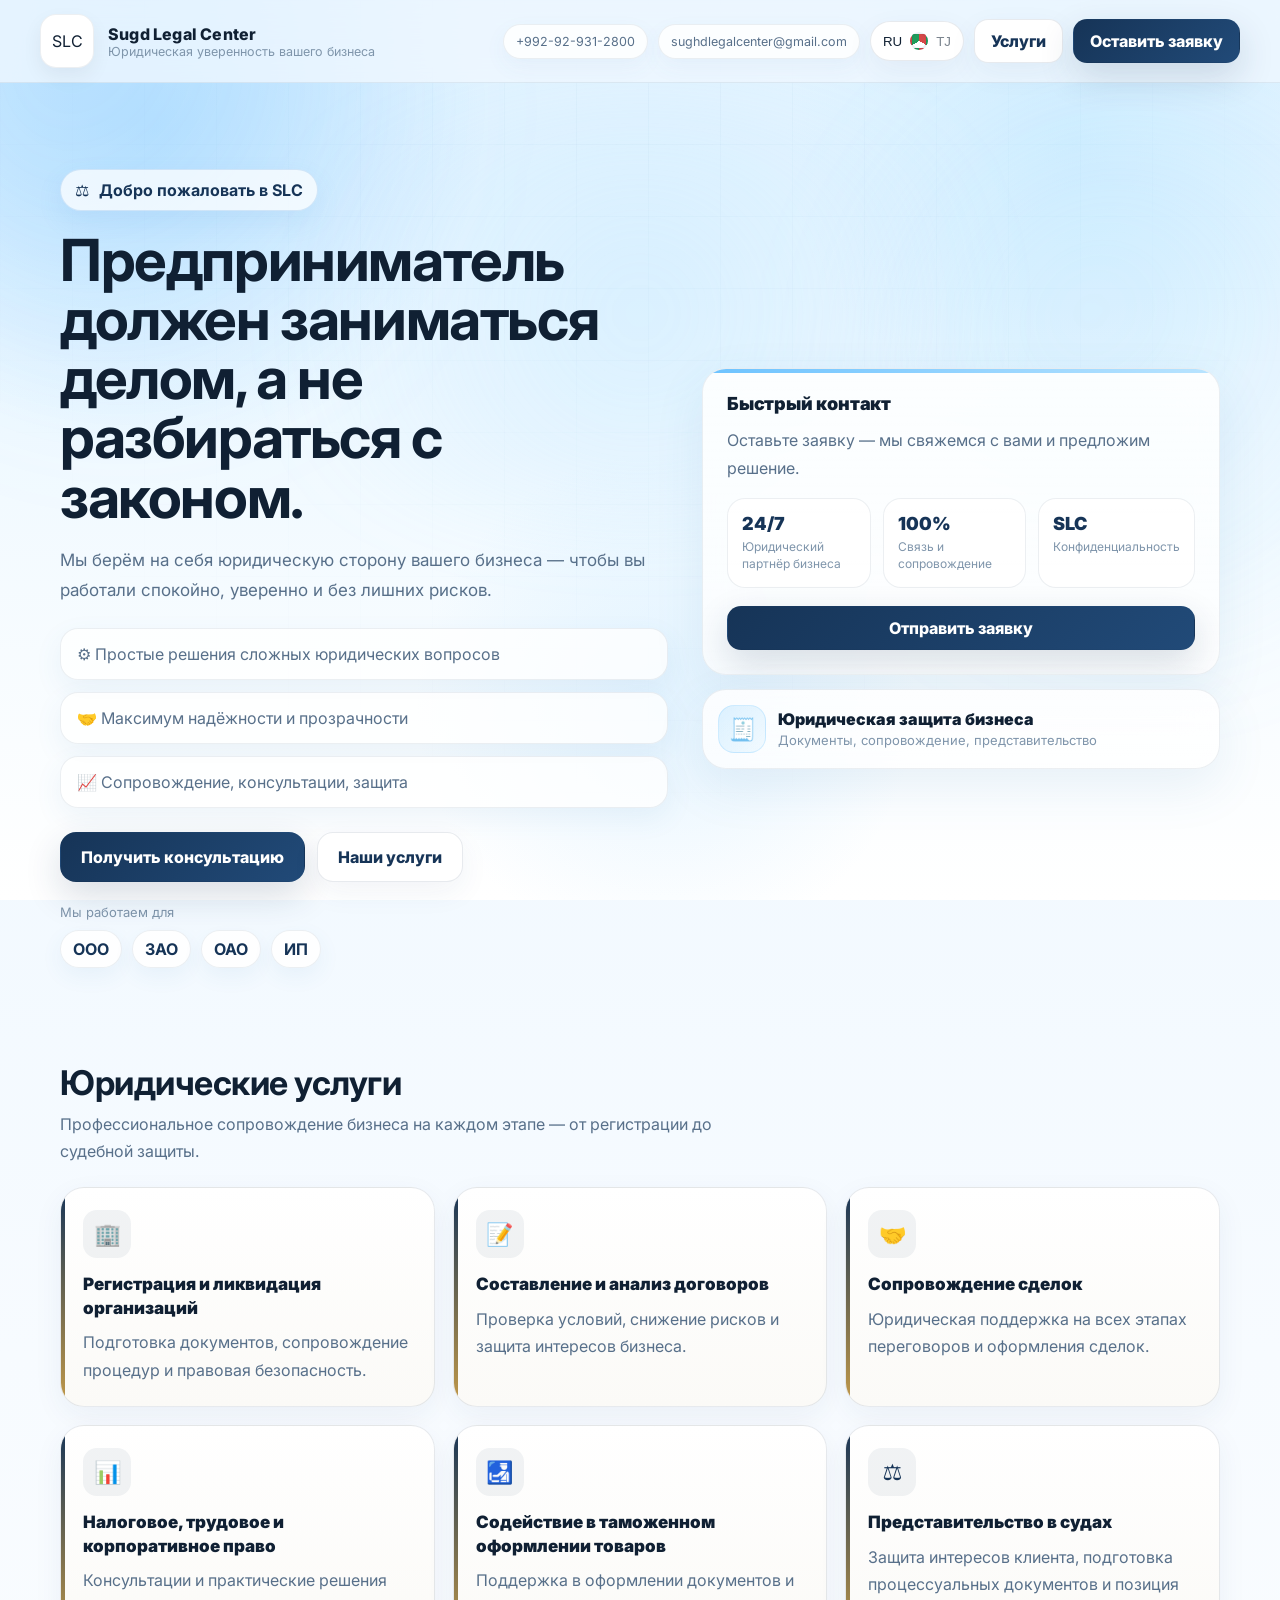
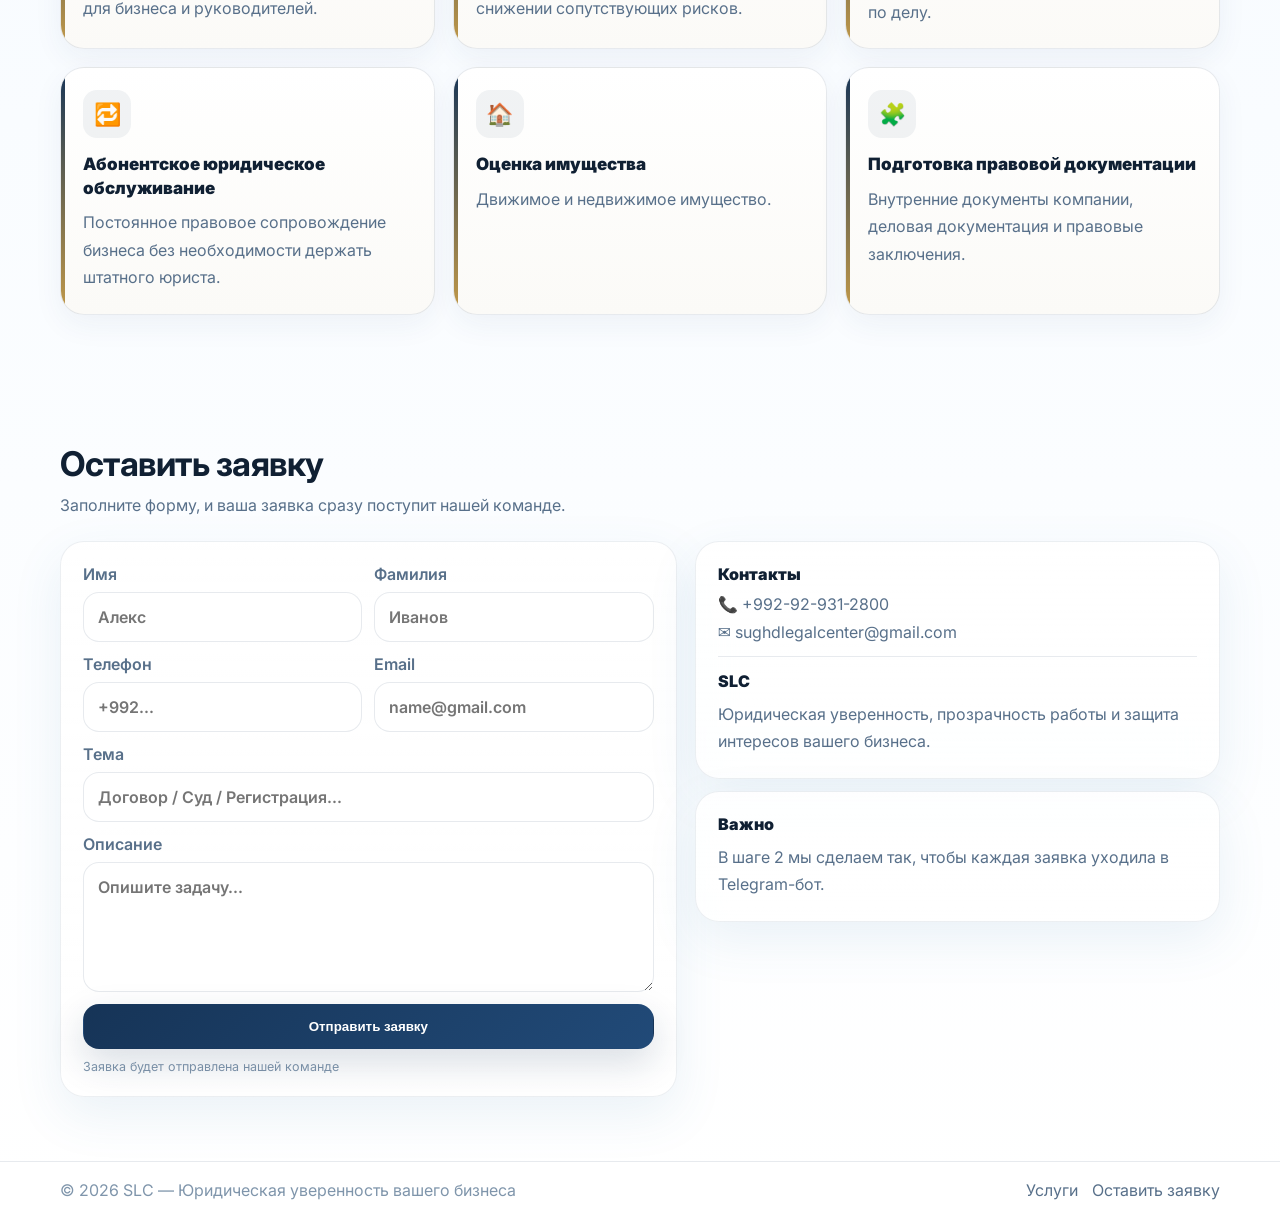
<file: Index.html>
<!doctype html>
<html lang="ru">
<head>
  <meta charset="utf-8" />
  <meta name="viewport" content="width=device-width, initial-scale=1" />
  <title>SLC — Юридическая уверенность вашего бизнеса</title>
  <meta name="description" content="SLC — юридические услуги для бизнеса: регистрация, договоры, сделки, суды, абонентское обслуживание." />
  <link rel="preconnect" href="https://fonts.googleapis.com">
  <link rel="preconnect" href="https://fonts.gstatic.com" crossorigin>
  <link href="https://fonts.googleapis.com/css2?family=Inter:wght@400;600;700;800&display=swap" rel="stylesheet">
  <link rel="stylesheet" href="styles.css" />
</head>

<body>
  <!-- Background FX -->
  <div class="bg">
    <div class="blob b1"></div>
    <div class="blob b2"></div>
    <div class="grid"></div>
  </div>

  <!-- Top bar -->
  <header class="top">
    <div class="container top-inner">
      <div class="brand">
        <div class="logo">SLC</div>
        <div class="brand-text">
          <div class="brand-title">Sugd Legal Center</div>
          <div class="brand-sub" data-i18n="tagline">Юридическая уверенность вашего бизнеса</div>
        </div>
      </div>

      <div class="top-actions">
        <a class="chip" href="tel:+992929312800">+992-92-931-2800</a>
        <a class="chip" href="mailto:sughdlegalcenter@gmail.com">sughdlegalcenter@gmail.com</a>

        <button class="lang" id="langBtn" type="button" aria-label="Language switch">
          <span id="langLabel">RU</span>
          <span class="lang-dot"></span>
          <span id="langLabel2">TJ</span>
        </button>

        <a class="btn ghost" href="#services" data-i18n="servicesBtn">Услуги</a>
        <a class="btn" href="#contact" data-i18n="contactBtn">Оставить заявку</a>
      </div>
    </div>
  </header>

  <!-- Hero -->
  <main>
    <section class="hero">
      <div class="container hero-inner">
        <div class="hero-left reveal">
          <div class="badge">
            <span>⚖️</span>
            <span data-i18n="welcome">Добро пожаловать в SLC</span>
          </div>

          <h1 class="h1" data-i18n="heroTitle">
            Предприниматель должен заниматься делом, а не разбираться с законом.
          </h1>

          <p class="lead" data-i18n="heroText">
            Мы берём на себя юридическую сторону вашего бизнеса — чтобы вы работали спокойно, уверенно и без рисков.
          </p>

          <div class="bullets">
            <div class="bullet" data-i18n="b1">⚙️ Простые решения сложных юридических вопросов</div>
            <div class="bullet" data-i18n="b2">🤝 Максимум надёжности и прозрачности</div>
            <div class="bullet" data-i18n="b3">📈 Сопровождение, консультации, защита</div>
          </div>

          <div class="cta">
            <a class="btn big" href="#contact" data-i18n="cta1">Оставить заявку</a>
            <a class="btn ghost big" href="#services" data-i18n="cta2">Посмотреть услуги</a>
          </div>

          <div class="mini" data-i18n="forWhomTitle">Мы работаем для:</div>
          <div class="pills">
            <span class="pill" data-i18n="p1">ООО</span>
            <span class="pill" data-i18n="p2">ЗАО</span>
            <span class="pill" data-i18n="p3">ОАО</span>
            <span class="pill" data-i18n="p4">ИП</span>
          </div>
        </div>

        <div class="hero-right reveal">
          <div class="card glass">
            <div class="card-title" data-i18n="quickTitle">Быстрый контакт</div>
            <div class="card-text" data-i18n="quickText">
              Оставьте заявку — мы свяжемся с вами и предложим решение.
            </div>
            <div class="card-row">
              <div class="stat">
                <div class="stat-num">24/7</div>
                <div class="stat-label" data-i18n="stat1">Коммуникация</div>
              </div>
              <div class="stat">
                <div class="stat-num">100%</div>
                <div class="stat-label" data-i18n="stat2">Прозрачность</div>
              </div>
              <div class="stat">
                <div class="stat-num">SLC</div>
                <div class="stat-label" data-i18n="stat3">Ваш юридический партнёр</div>
              </div>
            </div>

            <a class="btn w100" href="#contact" data-i18n="sendReq">Отправить заявку</a>
          </div>

          <div class="floating glass">
            <div class="float-icon">🧾</div>
            <div>
              <div class="float-title" data-i18n="floatTitle">Договоры и сделки</div>
              <div class="float-sub" data-i18n="floatSub">Анализ, защита, сопровождение</div>
            </div>
          </div>
        </div>
      </div>
    </section>

    <!-- Services -->
    <section class="section" id="services">
      <div class="container">
        <div class="section-head reveal">
          <h2 class="h2" data-i18n="servicesTitle">Что мы предлагаем</h2>
          <p class="sub" data-i18n="servicesSub">Услуги оформлены отдельными блоками — удобно и понятно.</p>
        </div>

        <div class="grid3">
          <div class="svc reveal">
            <div class="svc-ic">🏢</div>
            <div class="svc-ttl" data-i18n="s1">Регистрация и ликвидация организаций</div>
            <div class="svc-txt" data-i18n="s1t">Под ключ, с проверкой рисков и документов.</div>
          </div>

          <div class="svc reveal">
            <div class="svc-ic">📝</div>
            <div class="svc-ttl" data-i18n="s2">Составление и анализ договоров</div>
            <div class="svc-txt" data-i18n="s2t">Условия, ответственность, защита интересов.</div>
          </div>

          <div class="svc reveal">
            <div class="svc-ic">🤝</div>
            <div class="svc-ttl" data-i18n="s3">Сопровождение сделок</div>
            <div class="svc-txt" data-i18n="s3t">От переговоров до подписания и исполнения.</div>
          </div>

          <div class="svc reveal">
            <div class="svc-ic">📊</div>
            <div class="svc-ttl" data-i18n="s4">Консультации (налоги/труд/корпоративное)</div>
            <div class="svc-txt" data-i18n="s4t">Чётко, практично, с планом действий.</div>
          </div>

          <div class="svc reveal">
            <div class="svc-ic">🛃</div>
            <div class="svc-ttl" data-i18n="s5">Содействие в таможенном оформлении</div>
            <div class="svc-txt" data-i18n="s5t">Документы, сопровождение, снижение рисков.</div>
          </div>

          <div class="svc reveal">
            <div class="svc-ic">⚖️</div>
            <div class="svc-ttl" data-i18n="s6">Представительство в судах</div>
            <div class="svc-txt" data-i18n="s6t">Подготовка, стратегия, защита.</div>
          </div>

          <div class="svc reveal">
            <div class="svc-ic">🔁</div>
            <div class="svc-ttl" data-i18n="s7">Абонентское юридическое обслуживание</div>
            <div class="svc-txt" data-i18n="s7t">Юрист на связи постоянно — выгодно бизнесу.</div>
          </div>

          <div class="svc reveal">
            <div class="svc-ic">🏠</div>
            <div class="svc-ttl" data-i18n="s8">Оценка имущества</div>
            <div class="svc-txt" data-i18n="s8t">Движимое и недвижимое имущество.</div>
          </div>

          <div class="svc reveal">
            <div class="svc-ic">🧩</div>
            <div class="svc-ttl" data-i18n="s9">Корпоративное сопровождение</div>
            <div class="svc-txt" data-i18n="s9t">Внутренние документы, решения, безопасность.</div>
          </div>
        </div>
      </div>
    </section>

    <!-- Contact -->
    <section class="section" id="contact">
      <div class="container">
        <div class="section-head reveal">
          <h2 class="h2" data-i18n="contactTitle">Оставить заявку</h2>
          <p class="sub" data-i18n="contactSub">
            На следующем шаге мы подключим отправку в Telegram через Cloudflare.
          </p>
        </div>

        <div class="contact-wrap">
          <form class="form glass reveal" id="leadForm">
            <div class="row2">
              <label>
                <span data-i18n="fn">Имя</span>
                <input name="firstName" required placeholder="Алекс" />
              </label>
              <label>
                <span data-i18n="ln">Фамилия</span>
                <input name="lastName" required placeholder="Иванов" />
              </label>
            </div>

            <div class="row2">
              <label>
                <span data-i18n="phone">Телефон</span>
                <input name="phone" required placeholder="+992..." />
              </label>
              <label>
                <span>Email</span>
                <input name="email" type="email" placeholder="name@gmail.com" />
              </label>
            </div>

            <label>
              <span data-i18n="topic">Тема</span>
              <input name="topic" required placeholder="Договор / Суд / Регистрация..." />
            </label>

            <label>
              <span data-i18n="msg">Описание</span>
              <textarea name="message" rows="5" required placeholder="Опишите задачу..."></textarea>
            </label>

            <button class="btn w100 big" type="submit" data-i18n="submit">
              Отправить
            </button>

            <div class="hint" id="formHint" data-i18n="hint">
              Сейчас форма просто показывает “готово”. На шаге 2 подключим Telegram.
            </div>
          </form>

          <div class="side reveal">
            <div class="glass side-card">
              <div class="side-title" data-i18n="supportTitle">Поддержка</div>
              <div class="side-line">
                📞 <a href="tel:+992929312800">+992-92-931-2800</a>
              </div>
              <div class="side-line">
                ✉️ <a href="mailto:sughdlegalcenter@gmail.com">sughdlegalcenter@gmail.com</a>
              </div>
              <div class="divider"></div>
              <div class="side-title" data-i18n="promiseTitle">SLC</div>
              <div class="side-text" data-i18n="promiseText">
                Надёжность, прозрачность, защита ваших интересов.
              </div>
            </div>

            <div class="glass side-card">
              <div class="side-title" data-i18n="noteTitle">Важно</div>
              <div class="side-text" data-i18n="noteText">
                В шаге 2 мы сделаем так, чтобы каждая заявка уходила в Telegram-бот.
              </div>
            </div>
          </div>
        </div>

      </div>
    </section>

    <footer class="footer">
      <div class="container footer-inner">
        <div>© <span id="year"></span> SLC — <span data-i18n="tagline">Юридическая уверенность вашего бизнеса</span></div>
        <div class="foot-links">
          <a href="#services" data-i18n="servicesBtn">Услуги</a>
          <a href="#contact" data-i18n="contactBtn">Оставить заявку</a>
        </div>
      </div>
    </footer>
  </main>

  <script src="app.js"></script>
</body>
</html>
</file>
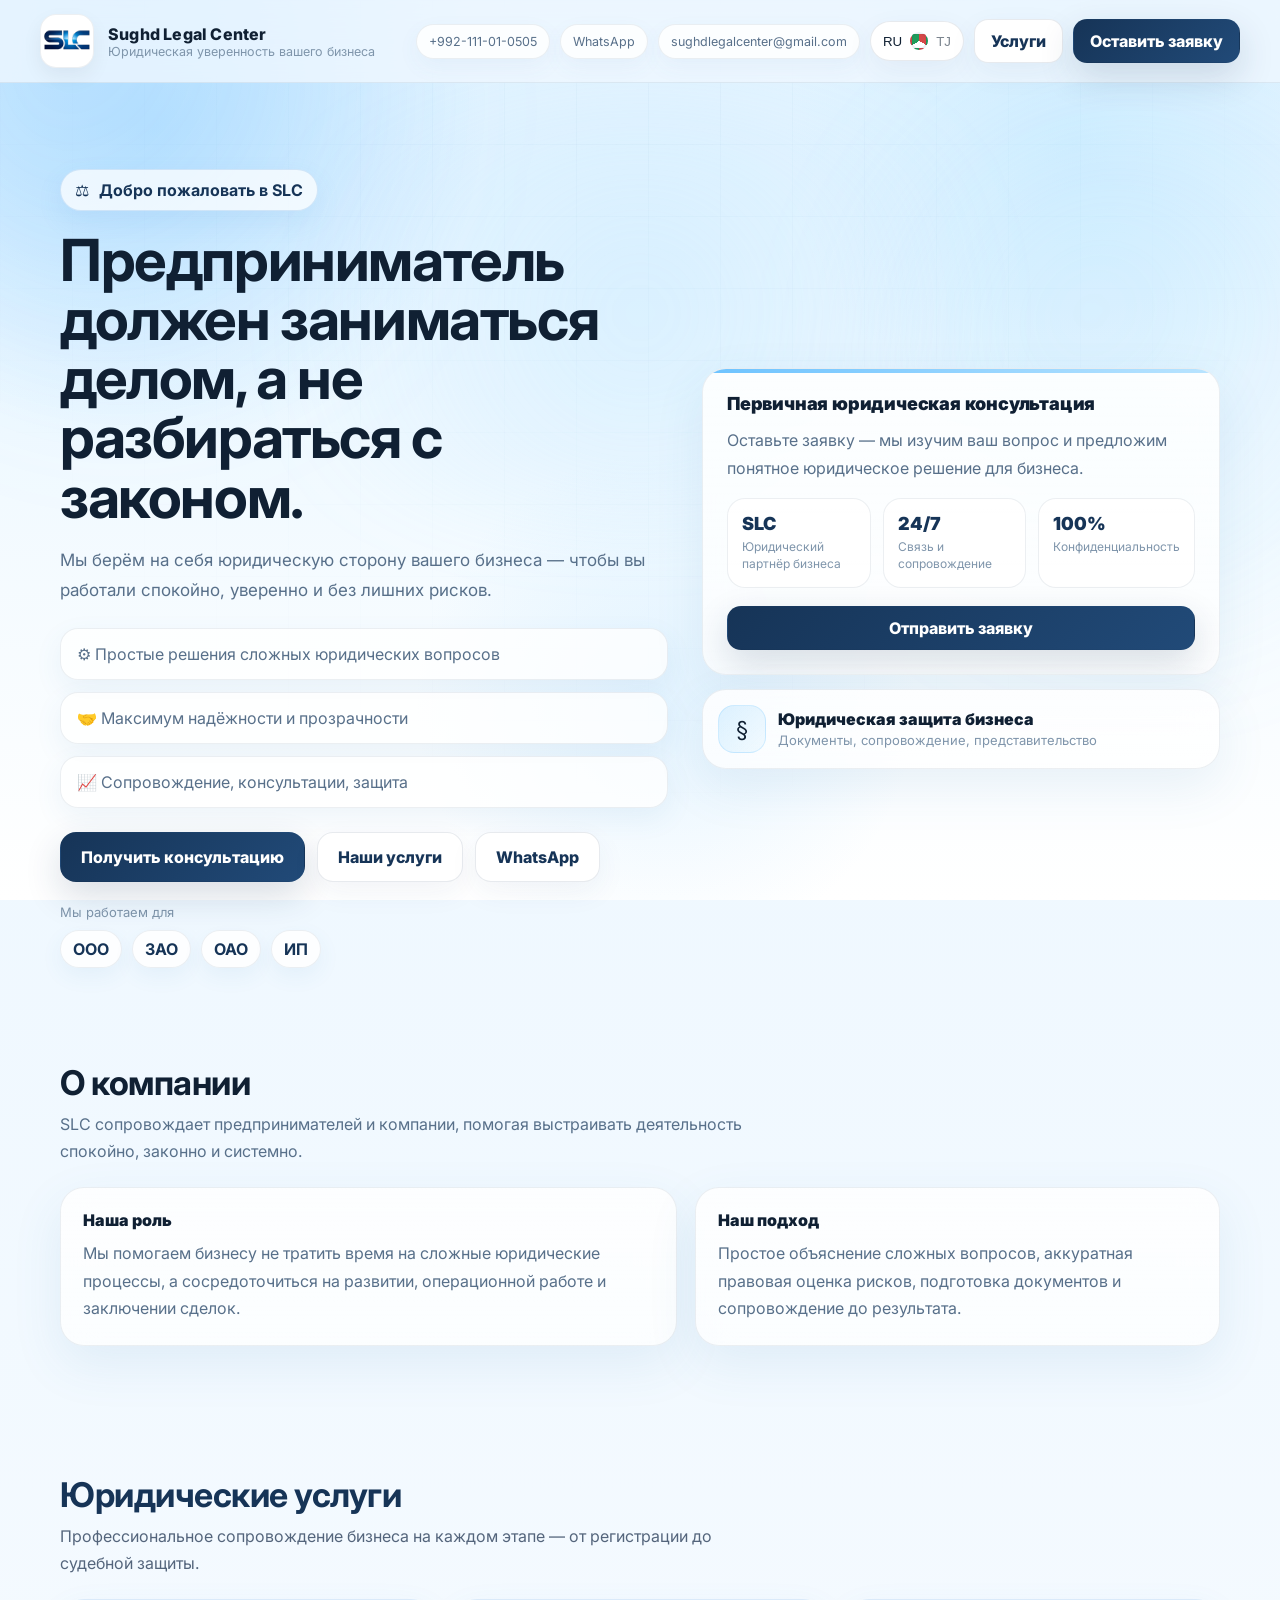
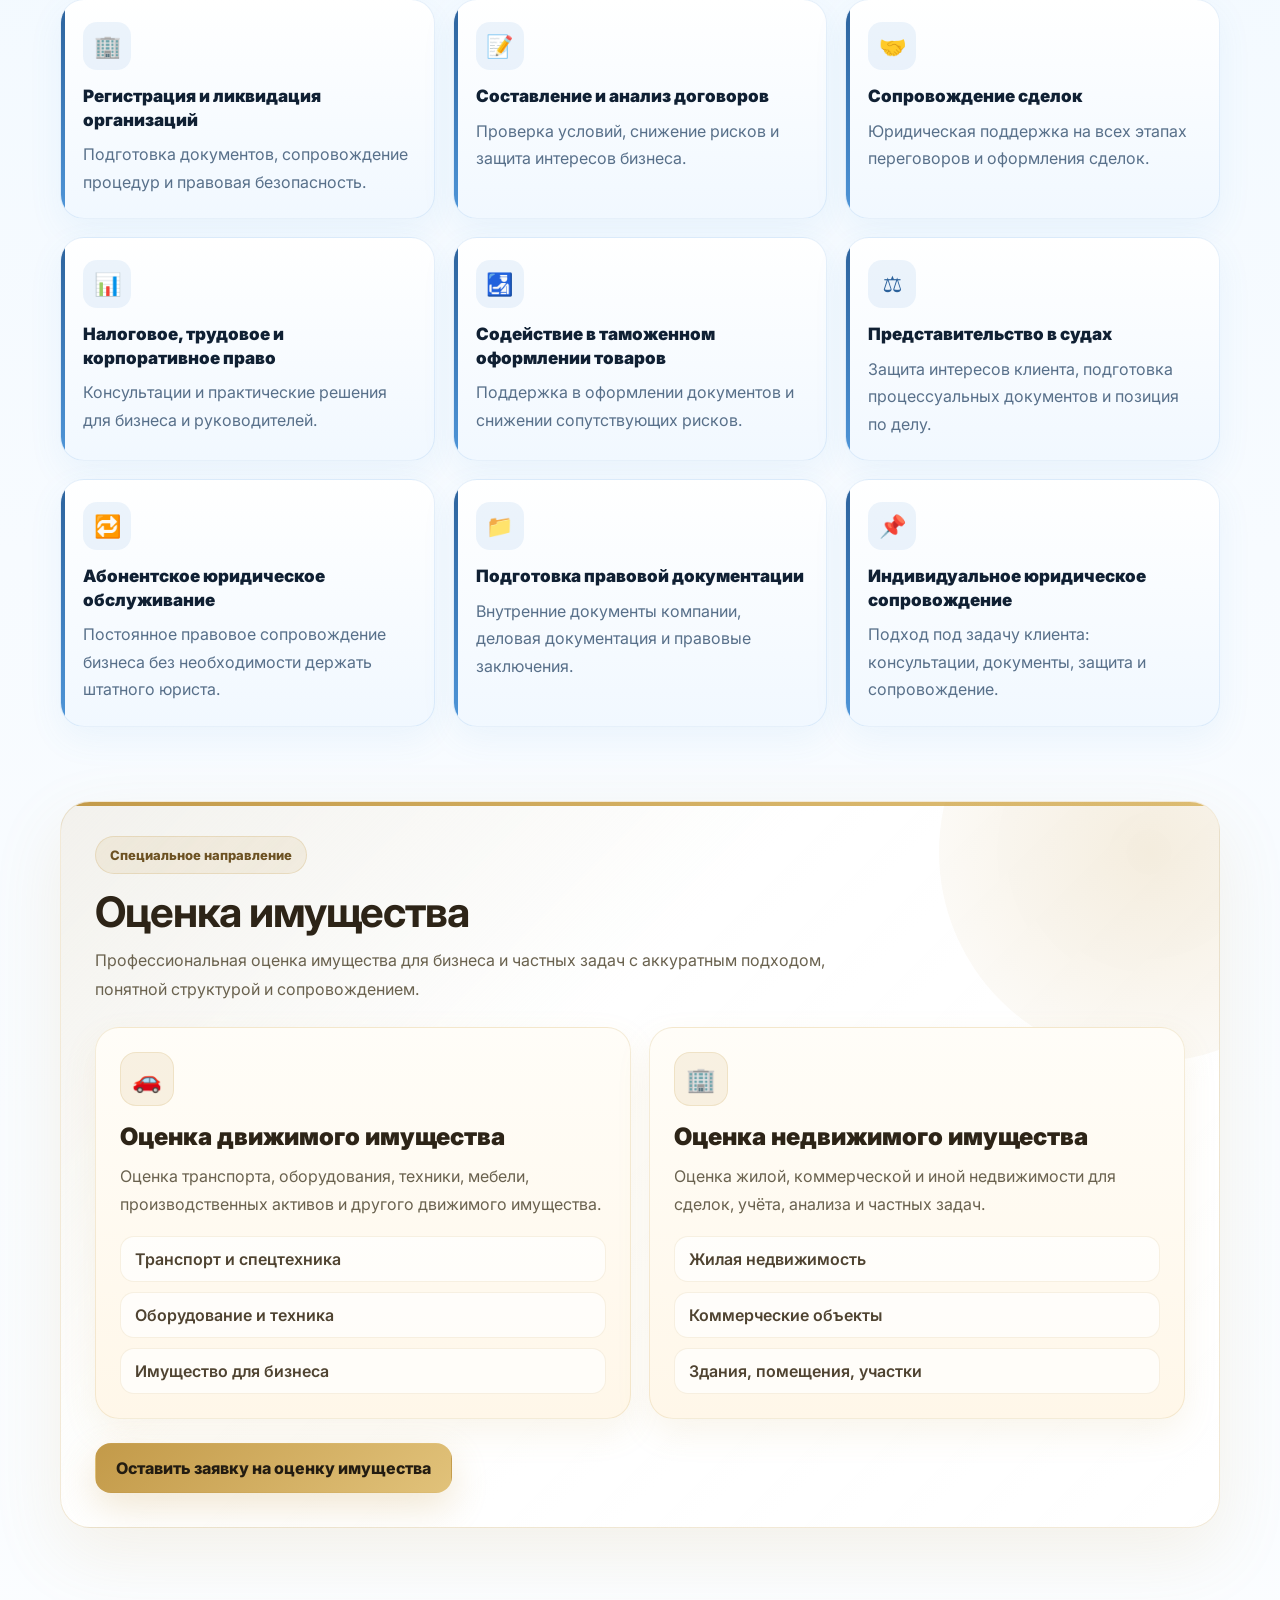
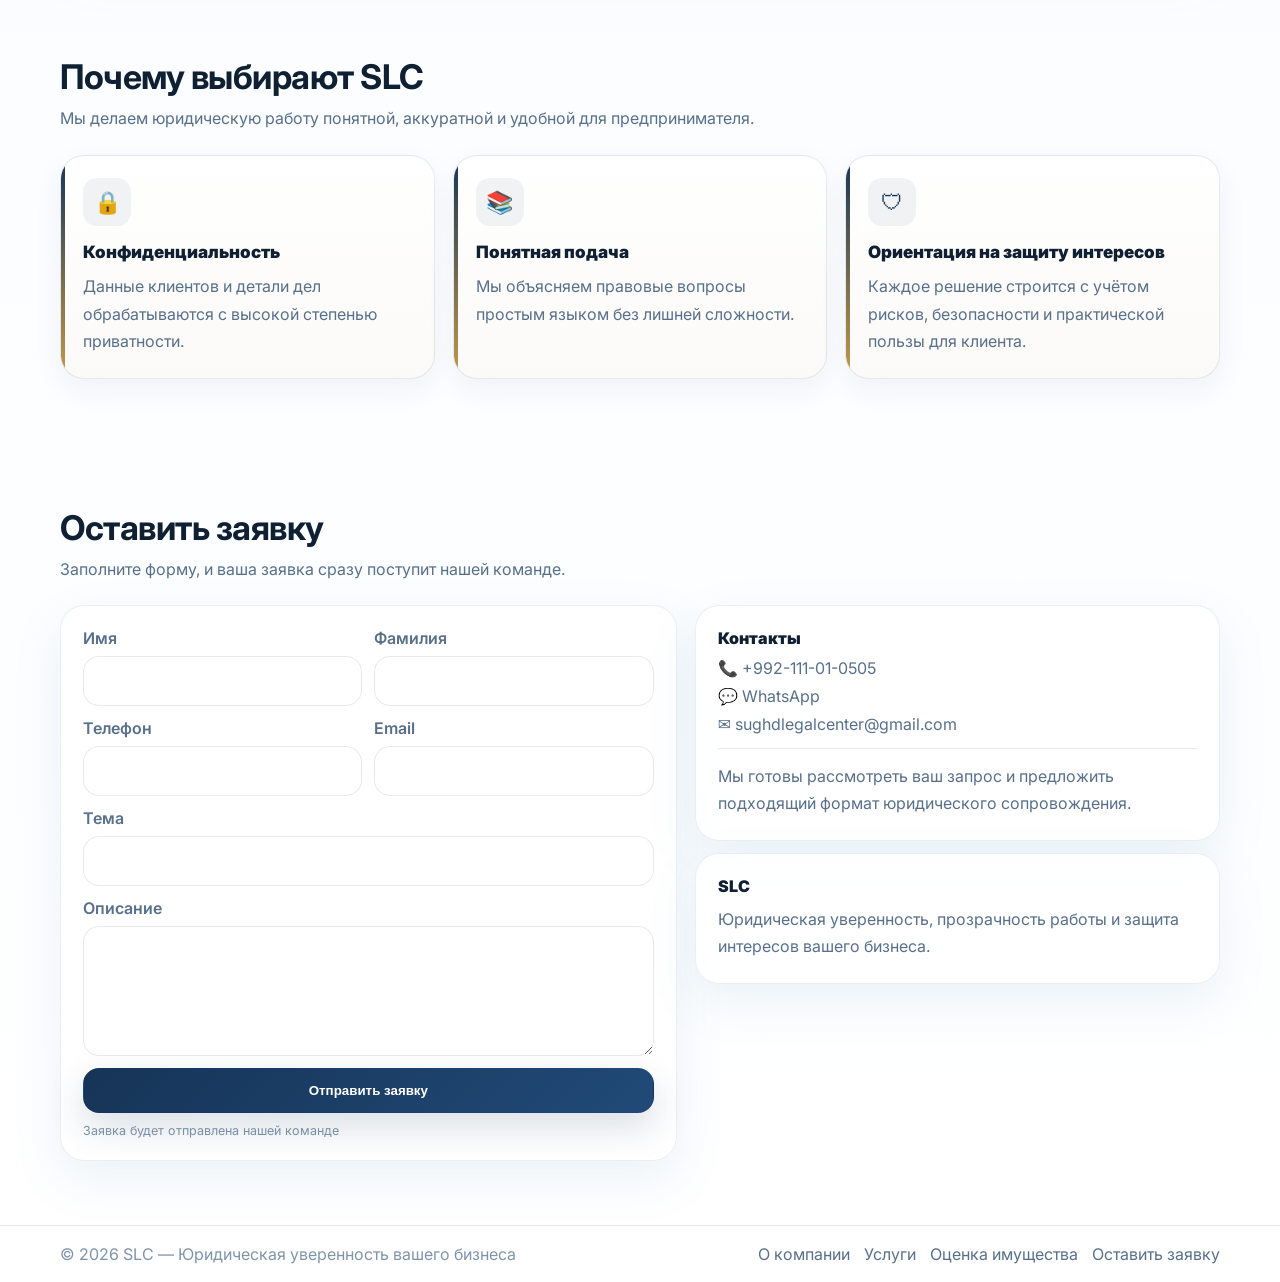
<file: index.html>
<!DOCTYPE html>
<html lang="ru">
<head>
  <meta charset="UTF-8" />
  <meta name="viewport" content="width=device-width, initial-scale=1.0" />
  <title>SLC — Юридическая уверенность бизнеса</title>
  <meta name="description" content="SLC — юридические услуги для бизнеса, сопровождение сделок, суды, документы и оценка имущества." />
  <link rel="icon" type="image/png" href="logo.png" />
  <link rel="preconnect" href="https://fonts.googleapis.com" />
  <link rel="preconnect" href="https://fonts.gstatic.com" crossorigin />
  <link href="https://fonts.googleapis.com/css2?family=Inter:wght@400;500;600;700;800;900&display=swap" rel="stylesheet" />
  <link rel="stylesheet" href="styles.css" />

  <script type="application/ld+json">
  {
    "@context": "https://schema.org",
    "@type": "LegalService",
    "name": "Sughd Legal Center",
    "url": "https://printtexttj-lab.github.io/sugdlegal-center/",
    "logo": "https://printtexttj-lab.github.io/sugdlegal-center/logo.png",
    "image": "https://printtexttj-lab.github.io/sugdlegal-center/logo.png",
    "telephone": "+992111010505",
    "email": "sughdlegalcenter@gmail.com",
    "areaServed": "Tajikistan",
    "contactPoint": {
      "@type": "ContactPoint",
      "telephone": "+992111010505",
      "contactType": "customer support",
      "areaServed": "Tajikistan",
      "availableLanguage": ["Russian", "Tajik"]
    },
    "sameAs": [
      "https://wa.me/992111010505"
    ]
  }
  </script>
</head>
<body>

  <div class="bg">
    <div class="blob b1"></div>
    <div class="blob b2"></div>
    <div class="grid"></div>
  </div>

  <header class="top">
    <div class="container top-inner">
      <div class="brand">
        <div class="logo">
          <img src="logo.png" alt="SLC Logo" />
        </div>
        <div>
          <div class="brand-title">Sughd Legal Center</div>
          <div class="brand-sub" data-i18n="tagline">Юридическая уверенность вашего бизнеса</div>
        </div>
      </div>

      <button class="mobile-menu-btn" id="mobileMenuBtn" type="button" aria-label="Open menu">
        <span></span>
        <span></span>
        <span></span>
      </button>

      <div class="top-actions" id="topActions">
        <a class="chip" href="tel:+992111010505">+992-111-01-0505</a>
        <a class="chip" href="https://wa.me/992111010505" target="_blank" rel="noopener">WhatsApp</a>
        <a class="chip" href="mailto:sughdlegalcenter@gmail.com">sughdlegalcenter@gmail.com</a>

        <button class="lang" id="langBtn" type="button">
          <span id="langLabel">RU</span>
          <span class="lang-dot"></span>
          <span id="langLabel2">TJ</span>
        </button>

        <a class="btn ghost mobile-nav-link" href="#services" data-i18n="servicesBtn">Услуги</a>
        <a class="btn mobile-nav-link" href="#contact" data-i18n="contactBtn">Оставить заявку</a>
      </div>
    </div>
  </header>

  <main>
    <section class="hero">
      <div class="container hero-inner">
        <div class="hero-left reveal">
          <div class="badge">
            <span>⚖</span>
            <span data-i18n="welcome">Добро пожаловать в SLC</span>
          </div>

          <h1 class="h1" data-i18n="heroTitle">
            Предприниматель должен заниматься делом, а не разбираться с законом.
          </h1>

          <p class="lead" data-i18n="heroText">
            Мы берём на себя юридическую сторону вашего бизнеса — чтобы вы работали спокойно, уверенно и без лишних рисков.
          </p>

          <div class="bullets">
            <div class="bullet" data-i18n="b1">⚙ Простые решения сложных юридических вопросов</div>
            <div class="bullet" data-i18n="b2">🤝 Максимум надёжности и прозрачности</div>
            <div class="bullet" data-i18n="b3">📈 Сопровождение, консультации, защита</div>
          </div>

          <div class="cta">
            <a class="btn big" href="#contact" data-i18n="cta1">Получить консультацию</a>
            <a class="btn ghost big" href="#services" data-i18n="cta2">Наши услуги</a>
            <a class="btn ghost big" href="https://wa.me/992111010505" target="_blank" rel="noopener">WhatsApp</a>
          </div>

          <div class="mini" data-i18n="forWhomTitle">Мы работаем для</div>
          <div class="pills">
            <span class="pill" data-i18n="p1">ООО</span>
            <span class="pill" data-i18n="p2">ЗАО</span>
            <span class="pill" data-i18n="p3">ОАО</span>
            <span class="pill" data-i18n="p4">ИП</span>
          </div>
        </div>

        <div class="hero-right reveal">
          <div class="card glass">
            <div class="card-title" data-i18n="consultTitle">Первичная юридическая консультация</div>
            <div class="card-text" data-i18n="consultText">
              Оставьте заявку — мы изучим ваш вопрос и предложим понятное юридическое решение для бизнеса.
            </div>

            <div class="card-row">
              <div class="stat">
                <div class="stat-num">SLC</div>
                <div class="stat-label" data-i18n="stat1">Юридический партнёр бизнеса</div>
              </div>
              <div class="stat">
                <div class="stat-num">24/7</div>
                <div class="stat-label" data-i18n="stat2">Связь и сопровождение</div>
              </div>
              <div class="stat">
                <div class="stat-num">100%</div>
                <div class="stat-label" data-i18n="stat3">Конфиденциальность</div>
              </div>
            </div>

            <a class="btn w100" href="#contact" data-i18n="sendReq">Отправить заявку</a>
          </div>

          <div class="floating glass">
            <div class="float-icon">§</div>
            <div>
              <div class="float-title" data-i18n="floatTitle">Юридическая защита бизнеса</div>
              <div class="float-sub" data-i18n="floatSub">Документы, сопровождение, представительство</div>
            </div>
          </div>
        </div>
      </div>
    </section>

    <section class="section" id="about">
      <div class="container">
        <div class="section-head reveal">
          <h2 class="h2" data-i18n="aboutTitle">О компании</h2>
          <p class="sub" data-i18n="aboutSub">
            SLC сопровождает предпринимателей и компании, помогая выстраивать деятельность спокойно, законно и системно.
          </p>
        </div>

        <div class="contact-wrap">
          <div class="glass side-card reveal">
            <div class="side-title" data-i18n="aboutBlock1Title">Наша роль</div>
            <div class="side-text" data-i18n="aboutBlock1Text">
              Мы помогаем бизнесу не тратить время на сложные юридические процессы, а сосредоточиться на развитии, операционной работе и заключении сделок.
            </div>
          </div>

          <div class="glass side-card reveal">
            <div class="side-title" data-i18n="aboutBlock2Title">Наш подход</div>
            <div class="side-text" data-i18n="aboutBlock2Text">
              Простое объяснение сложных вопросов, аккуратная правовая оценка рисков, подготовка документов и сопровождение до результата.
            </div>
          </div>
        </div>
      </div>
    </section>

    <section class="section services-blue" id="services">
      <div class="container">
        <div class="section-head reveal">
          <h2 class="h2" data-i18n="servicesTitle">Юридические услуги</h2>
          <p class="sub" data-i18n="servicesSub">
            Профессиональное сопровождение бизнеса на каждом этапе — от регистрации до судебной защиты.
          </p>
        </div>

        <div class="grid3">
         <a class="svc svc-blue reveal svc-link" href="registration.html">
  <div class="svc-ic">🏢</div>
  <div class="svc-ttl" data-i18n="s1">Регистрация и ликвидация организаций</div>
  <div class="svc-txt" data-i18n="s1t">Подготовка документов, сопровождение процедур и правовая безопасность.</div>
</a>

          <a class="svc svc-blue reveal svc-link" href="contracts.html">
  <div class="svc-ic">📝</div>
  <div class="svc-ttl" data-i18n="s2">Составление и анализ договоров</div>
  <div class="svc-txt" data-i18n="s2t">Проверка условий, снижение рисков и защита интересов бизнеса.</div>
</a>

         <a class="svc svc-blue reveal svc-link" href="deals.html">
  <div class="svc-ic">🤝</div>
  <div class="svc-ttl" data-i18n="s3">Сопровождение сделок</div>
  <div class="svc-txt" data-i18n="s3t">Юридическая поддержка на всех этапах переговоров и оформления сделок.</div>
</a>

          <a class="svc svc-blue reveal svc-link" href="tax-labor-corporate.html">
  <div class="svc-ic">📊</div>
  <div class="svc-ttl" data-i18n="s4">Налоговое, трудовое и корпоративное право</div>
  <div class="svc-txt" data-i18n="s4t">Консультации и практические решения для бизнеса и руководителей.</div>
</a>

          <a class="svc svc-blue reveal svc-link" href="customs.html">
  <div class="svc-ic">🛃</div>
  <div class="svc-ttl" data-i18n="s5">Содействие в таможенном оформлении товаров</div>
  <div class="svc-txt" data-i18n="s5t">Поддержка в оформлении документов и снижении сопутствующих рисков.</div>
</a>

          <a class="svc svc-blue reveal svc-link" href="courts.html">
  <div class="svc-ic">⚖</div>
  <div class="svc-ttl" data-i18n="s6">Представительство в судах</div>
  <div class="svc-txt" data-i18n="s6t">Защита интересов клиента, подготовка процессуальных документов и позиция по делу.</div>
</a>

          <a class="svc svc-blue reveal svc-link" href="subscription-legal.html">
  <div class="svc-ic">🔁</div>
  <div class="svc-ttl" data-i18n="s7">Абонентское юридическое обслуживание</div>
  <div class="svc-txt" data-i18n="s7t">Постоянное правовое сопровождение бизнеса без необходимости держать штатного юриста.</div>
</a>

         <a class="svc svc-blue reveal svc-link" href="legal-docs.html">
  <div class="svc-ic">📁</div>
  <div class="svc-ttl" data-i18n="s9">Подготовка правовой документации</div>
  <div class="svc-txt" data-i18n="s9t">Внутренние документы компании, деловая документация и правовые заключения.</div>
</a>

          <a class="svc svc-blue reveal svc-link" href="individual-legal.html">
  <div class="svc-ic">📌</div>
  <div class="svc-ttl" data-i18n="s10">Индивидуальное юридическое сопровождение</div>
  <div class="svc-txt" data-i18n="s10t">Подход под задачу клиента: консультации, документы, защита и сопровождение.</div>
</a>
        </div>
      </div>
    </section>

    <section class="section valuation-section" id="valuation">
      <div class="container">
        <div class="valuation-shell reveal">
          <div class="valuation-top">
            <div class="valuation-badge" data-i18n="valuationBadge">Специальное направление</div>
            <h2 class="valuation-title" data-i18n="valuationTitle">Оценка имущества</h2>
            <p class="valuation-sub" data-i18n="valuationSub">
              Профессиональная оценка имущества для бизнеса и частных задач с аккуратным подходом, понятной структурой и сопровождением.
            </p>
          </div>

          <div class="valuation-grid">
            <div class="valuation-card reveal">
              <div class="valuation-card-icon">🚗</div>
              <div class="valuation-card-title" data-i18n="movableTitle">Оценка движимого имущества</div>
              <div class="valuation-card-text" data-i18n="movableText">
                Оценка транспорта, оборудования, техники, мебели, производственных активов и другого движимого имущества.
              </div>

              <div class="valuation-list">
                <div class="valuation-list-item" data-i18n="movable1">Транспорт и спецтехника</div>
                <div class="valuation-list-item" data-i18n="movable2">Оборудование и техника</div>
                <div class="valuation-list-item" data-i18n="movable3">Имущество для бизнеса</div>
              </div>
            </div>

            <div class="valuation-card reveal">
              <div class="valuation-card-icon">🏢</div>
              <div class="valuation-card-title" data-i18n="immovableTitle">Оценка недвижимого имущества</div>
              <div class="valuation-card-text" data-i18n="immovableText">
                Оценка жилой, коммерческой и иной недвижимости для сделок, учёта, анализа и частных задач.
              </div>

              <div class="valuation-list">
                <div class="valuation-list-item" data-i18n="immovable1">Жилая недвижимость</div>
                <div class="valuation-list-item" data-i18n="immovable2">Коммерческие объекты</div>
                <div class="valuation-list-item" data-i18n="immovable3">Здания, помещения, участки</div>
              </div>
            </div>
          </div>

          <div class="valuation-cta">
            <a class="btn gold-btn big" href="#contact" data-i18n="valuationCta">Оставить заявку на оценку имущества</a>
          </div>
        </div>
      </div>
    </section>

    <section class="section" id="why">
      <div class="container">
        <div class="section-head reveal">
          <h2 class="h2" data-i18n="whyTitle">Почему выбирают SLC</h2>
          <p class="sub" data-i18n="whySub">
            Мы делаем юридическую работу понятной, аккуратной и удобной для предпринимателя.
          </p>
        </div>

        <div class="grid3">
          <div class="svc reveal">
            <div class="svc-ic">🔒</div>
            <div class="svc-ttl" data-i18n="w1">Конфиденциальность</div>
            <div class="svc-txt" data-i18n="w1t">Данные клиентов и детали дел обрабатываются с высокой степенью приватности.</div>
          </div>

          <div class="svc reveal">
            <div class="svc-ic">📚</div>
            <div class="svc-ttl" data-i18n="w2">Понятная подача</div>
            <div class="svc-txt" data-i18n="w2t">Мы объясняем правовые вопросы простым языком без лишней сложности.</div>
          </div>

          <div class="svc reveal">
            <div class="svc-ic">🛡</div>
            <div class="svc-ttl" data-i18n="w3">Ориентация на защиту интересов</div>
            <div class="svc-txt" data-i18n="w3t">Каждое решение строится с учётом рисков, безопасности и практической пользы для клиента.</div>
          </div>
        </div>
      </div>
    </section>

    <section class="section" id="contact">
      <div class="container">
        <div class="section-head reveal">
          <h2 class="h2" data-i18n="contactTitle">Оставить заявку</h2>
          <p class="sub" data-i18n="contactSub">
            Заполните форму, и ваша заявка сразу поступит нашей команде.
          </p>
        </div>

        <div class="contact-wrap">
          <form class="form glass reveal" id="leadForm">
            <div class="row2">
              <label>
                <span data-i18n="fn">Имя</span>
                <input name="firstName" required />
              </label>

              <label>
                <span data-i18n="ln">Фамилия</span>
                <input name="lastName" required />
              </label>
            </div>

            <div class="row2">
              <label>
                <span data-i18n="phone">Телефон</span>
                <input name="phone" required />
              </label>

              <label>
                <span data-i18n="emailLabel">Email</span>
                <input name="email" type="email" />
              </label>
            </div>

            <label>
              <span data-i18n="topic">Тема</span>
              <input name="topic" required />
            </label>

            <label>
              <span data-i18n="msg">Описание</span>
              <textarea name="message" rows="5" required></textarea>
            </label>

            <button class="btn w100 big" type="submit" data-i18n="submit">
              Отправить заявку
            </button>

            <div class="hint" id="formHint" data-i18n="hint">
              Заявка будет отправлена нашей команде
            </div>
          </form>

          <div class="side reveal">
            <div class="glass side-card">
              <div class="side-title" data-i18n="supportTitle">Контакты</div>
              <div class="side-line">📞 <a href="tel:+992111010505">+992-111-01-0505</a></div>
              <div class="side-line">💬 <a href="https://wa.me/992111010505" target="_blank" rel="noopener">WhatsApp</a></div>
              <div class="side-line">✉️ <a href="mailto:sughdlegalcenter@gmail.com">sughdlegalcenter@gmail.com</a></div>
              <div class="divider"></div>
              <div class="side-text" data-i18n="supportText">
                Мы готовы рассмотреть ваш запрос и предложить подходящий формат юридического сопровождения.
              </div>
            </div>

            <div class="glass side-card">
              <div class="side-title" data-i18n="promiseTitle">SLC</div>
              <div class="side-text" data-i18n="promiseText">
                Юридическая уверенность, прозрачность работы и защита интересов вашего бизнеса.
              </div>
            </div>
          </div>
        </div>
      </div>
    </section>

    <footer class="footer">
      <div class="container footer-inner">
        <div>© <span id="year"></span> SLC — <span data-i18n="tagline">Юридическая уверенность вашего бизнеса</span></div>
        <div class="foot-links">
          <a href="#about" data-i18n="aboutLink">О компании</a>
          <a href="#services" data-i18n="servicesBtn">Услуги</a>
          <a href="#valuation" data-i18n="valuationNav">Оценка имущества</a>
          <a href="#contact" data-i18n="contactBtn">Оставить заявку</a>
        </div>
      </div>
    </footer>
  </main>

  <script src="app.js"></script>
</body>
</html>
</file>
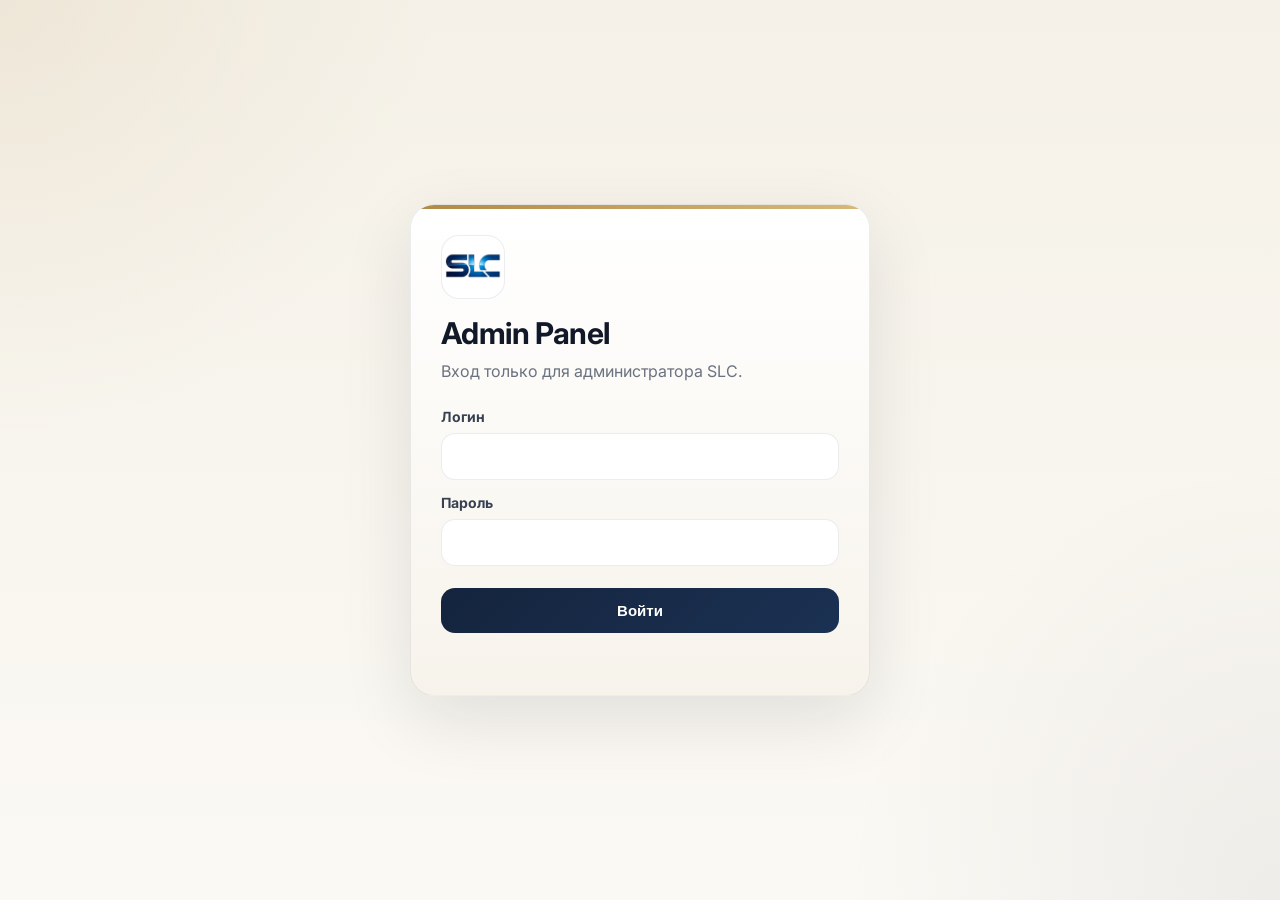
<file: admin-dashboard.html>
<!DOCTYPE html>
<html lang="ru">
<head>
  <meta charset="UTF-8" />
  <meta name="viewport" content="width=device-width, initial-scale=1.0" />
  <title>SLC Admin Dashboard</title>
  <link rel="icon" type="image/png" href="logo.png" />
  <style>
    body{margin:0;font-family:Arial,sans-serif;background:#f5f1e8;padding:20px;color:#111827}
    .top{max-width:1200px;margin:0 auto 20px;display:flex;justify-content:space-between;align-items:center;gap:10px;flex-wrap:wrap}
    .left{display:flex;align-items:center;gap:12px}
    .logo{width:52px;height:52px;border-radius:14px;background:#fff;border:1px solid #ddd;overflow:hidden;display:flex;align-items:center;justify-content:center}
    .logo img{width:100%;height:100%;object-fit:contain}
    .title{font-size:28px;font-weight:700}
    .btn{background:#14243d;color:#fff;border:none;padding:10px 14px;border-radius:10px;cursor:pointer;text-decoration:none}
    .wrap{max-width:1200px;margin:0 auto;background:#fff;border-radius:16px;overflow:auto;border:1px solid #ddd}
    .bar{padding:14px;border-bottom:1px solid #eee;display:flex;justify-content:space-between;gap:10px;flex-wrap:wrap;align-items:center}
    .tools{display:flex;gap:10px;flex-wrap:wrap;align-items:center}
    .search{
      min-width:260px;
      padding:10px 12px;
      border:1px solid #ddd;
      border-radius:10px;
      outline:none;
    }
    table{width:100%;border-collapse:collapse;min-width:1100px}
    th,td{padding:12px;border-bottom:1px solid #eee;text-align:left;vertical-align:top}
    th{background:#14243d;color:#fff}
    .actions{display:flex;gap:6px;flex-wrap:wrap}
    .open,.new,.progress,.done,.delete{border:none;padding:7px 9px;border-radius:8px;font-size:12px;font-weight:700;cursor:pointer;text-decoration:none;display:inline-block}
    .open{background:#14243d;color:#fff}
    .new{background:#e5e7eb;color:#111827}
    .progress{background:#fbbf24;color:#111827}
    .done{background:#16a34a;color:#fff}
    .delete{background:#dc2626;color:#fff}
  </style>
</head>
<body>
  <div class="top">
    <div class="left">
      <div class="logo"><img src="logo.png" alt="SLC Logo"></div>
      <div class="title">SLC Admin Dashboard</div>
    </div>
    <div>
      <button class="btn" id="refreshBtn">Обновить</button>
      <button class="btn" id="logoutBtn">Выйти</button>
    </div>
  </div>

  <div class="wrap">
    <div class="bar">
      <div>Все заявки с сайта</div>
      <div class="tools">
        <input class="search" id="searchInput" placeholder="Поиск: имя, телефон, тема" />
        <div id="loadHint">Загружаем...</div>
      </div>
    </div>

    <table>
      <thead>
        <tr>
          <th>ID</th>
          <th>Клиент</th>
          <th>Телефон</th>
          <th>Email</th>
          <th>Тема</th>
          <th>Описание</th>
          <th>Статус</th>
          <th>Дата</th>
          <th>Действия</th>
        </tr>
      </thead>
      <tbody id="requestsBody"></tbody>
    </table>
  </div>

  <script>
    const API_BASE = "https://slc-telegram.printtexttj.workers.dev";
    const token = localStorage.getItem("slc_admin_token");
    if (!token) window.location.href = "admin.html";

    let allRequests = [];

    document.getElementById("logoutBtn").onclick = () => {
      localStorage.removeItem("slc_admin_token");
      window.location.href = "admin.html";
    };

    document.getElementById("refreshBtn").onclick = () => loadRequests();

    document.getElementById("searchInput").addEventListener("input", renderRequests);

    async function loadRequests() {
      const hint = document.getElementById("loadHint");
      hint.textContent = "Загружаем...";

      try {
        const res = await fetch(API_BASE + "/admin-requests", {
          headers: { "Authorization": "Bearer " + token }
        });

        const data = await res.json();
        if (!res.ok || !data.ok) throw new Error("load failed");

        allRequests = data.requests || [];
        renderRequests();
        hint.textContent = "Обновлено";
      } catch (e) {
        hint.textContent = "Ошибка загрузки";
      }
    }

    function renderRequests() {
      const body = document.getElementById("requestsBody");
      const q = (document.getElementById("searchInput").value || "").trim().toLowerCase();

      body.innerHTML = "";

      const filtered = allRequests.filter((r) => {
        const text = [
          r.id,
          r.first_name,
          r.last_name,
          r.phone,
          r.email,
          r.topic,
          r.message,
          r.status
        ].join(" ").toLowerCase();

        return text.includes(q);
      });

      filtered.forEach((r) => {
        const tr = document.createElement("tr");
        tr.innerHTML = `
          <td>${r.id}</td>
          <td>${r.first_name || ""} ${r.last_name || ""}</td>
          <td>${r.phone || "—"}</td>
          <td>${r.email || "—"}</td>
          <td>${r.topic || "—"}</td>
          <td>${r.message || "—"}</td>
          <td>${r.status || "new"}</td>
          <td>${r.created_at || "—"}</td>
          <td>
            <div class="actions">
              <a class="open" href="case.html?id=${r.id}">Open</a>
              <button class="new" onclick="updateStatus(${r.id}, 'new')">New</button>
              <button class="progress" onclick="updateStatus(${r.id}, 'in_progress')">In Progress</button>
              <button class="done" onclick="updateStatus(${r.id}, 'done')">Done</button>
              <button class="delete" onclick="deleteRequest(${r.id})">Delete</button>
            </div>
          </td>
        `;
        body.appendChild(tr);
      });
    }

    async function updateStatus(id, status) {
      await fetch(API_BASE + "/admin-requests", {
        method: "PUT",
        headers: {
          "Content-Type": "application/json",
          "Authorization": "Bearer " + token
        },
        body: JSON.stringify({ id, status })
      });
      loadRequests();
    }

    async function deleteRequest(id) {
      if (!confirm("Удалить заявку?")) return;
      await fetch(API_BASE + "/admin-requests", {
        method: "DELETE",
        headers: {
          "Content-Type": "application/json",
          "Authorization": "Bearer " + token
        },
        body: JSON.stringify({ id })
      });
      loadRequests();
    }

    loadRequests();
  </script>
</body>
</html>
</file>
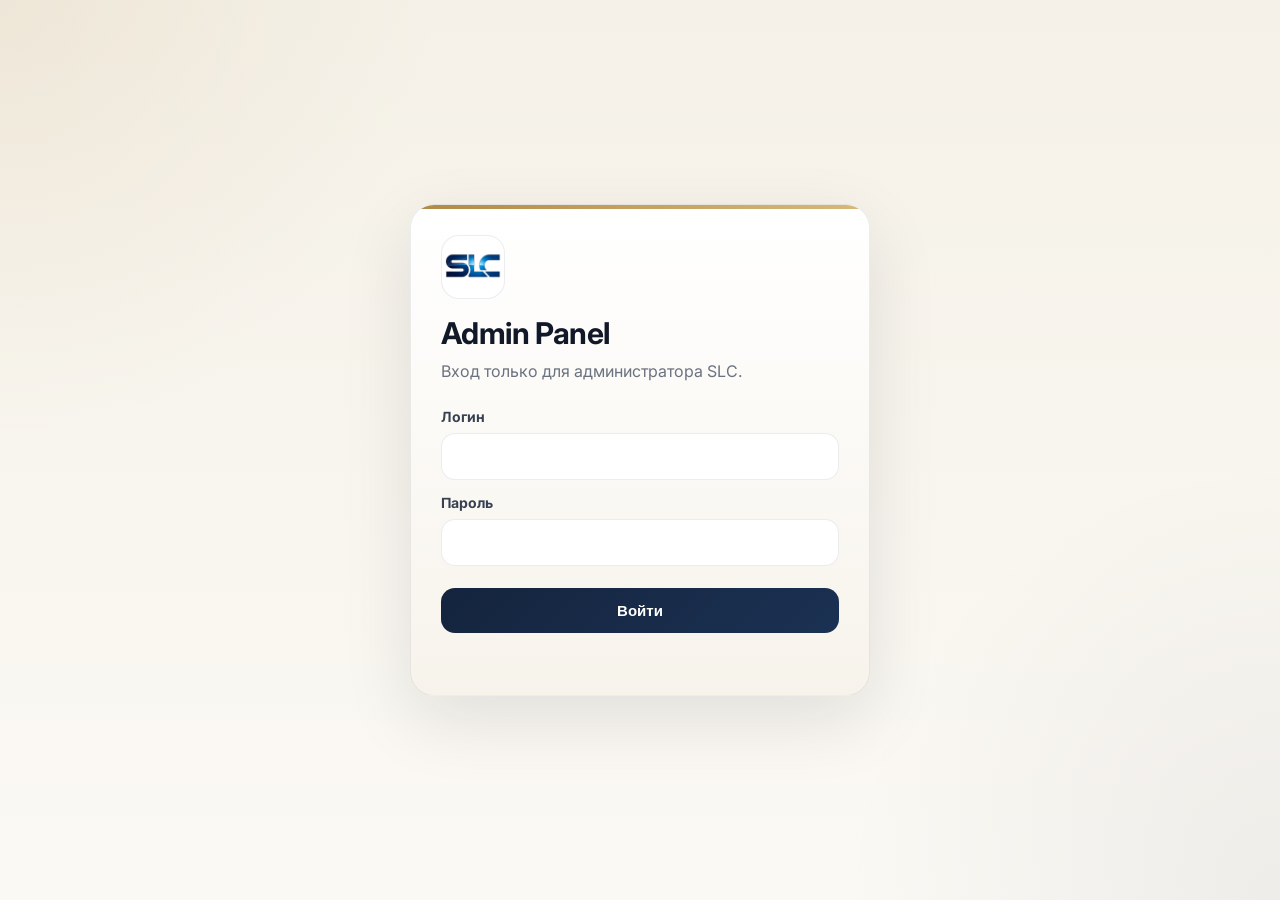
<file: admin.html>
<!DOCTYPE html>
<html lang="ru">
<head>
  <meta charset="UTF-8" />
  <meta name="viewport" content="width=device-width, initial-scale=1.0" />
  <title>SLC Admin Login</title>
  <link rel="icon" type="image/png" href="logo.png" />
  <link rel="preconnect" href="https://fonts.googleapis.com">
  <link href="https://fonts.googleapis.com/css2?family=Inter:wght@400;500;600;700;800;900&display=swap" rel="stylesheet">
  <style>
    :root{
      --bg:#f5f1e8;
      --bg2:#fbf9f4;
      --panel:#ffffff;
      --text:#111827;
      --muted:#6b7280;
      --navy:#14243d;
      --navy2:#1b3153;
      --gold:#b08a46;
      --line:rgba(20,36,61,.08);
      --shadow:0 24px 70px rgba(17,24,39,.10);
      --radius:24px;
    }
    *{box-sizing:border-box}
    body{
      margin:0;
      font-family:Inter,Arial,sans-serif;
      min-height:100vh;
      color:var(--text);
      background:
        radial-gradient(circle at top left, rgba(176,138,70,.10), transparent 28%),
        radial-gradient(circle at bottom right, rgba(20,36,61,.06), transparent 28%),
        linear-gradient(180deg,var(--bg),var(--bg2));
      display:flex;
      align-items:center;
      justify-content:center;
      padding:24px;
    }
    .login-card{
      width:100%;
      max-width:460px;
      background:linear-gradient(180deg, rgba(255,255,255,.98), rgba(247,243,235,.98));
      border:1px solid var(--line);
      border-radius:var(--radius);
      box-shadow:var(--shadow);
      padding:30px;
      position:relative;
      overflow:hidden;
    }
    .login-card::before{
      content:"";
      position:absolute;
      left:0;top:0;right:0;height:4px;
      background:linear-gradient(90deg,var(--gold),#d7b978);
    }
    .logo{
      width:64px;
      height:64px;
      border-radius:18px;
      display:flex;
      align-items:center;
      justify-content:center;
      background:#fff;
      border:1px solid rgba(20,36,61,.08);
      overflow:hidden;
      margin-bottom:18px;
    }
    .logo img{
      width:100%;
      height:100%;
      object-fit:contain;
    }
    h1{
      margin:0 0 8px;
      font-size:30px;
      line-height:1.1;
      letter-spacing:-.6px;
    }
    p{
      margin:0 0 22px;
      color:var(--muted);
      line-height:1.7;
    }
    label{
      display:block;
      margin-bottom:14px;
      font-size:14px;
      font-weight:700;
      color:#374151;
    }
    input{
      width:100%;
      margin-top:8px;
      padding:14px;
      border-radius:14px;
      border:1px solid var(--line);
      outline:none;
      font:inherit;
      background:#fff;
    }
    input:focus{
      border-color:rgba(176,138,70,.45);
      box-shadow:0 0 0 4px rgba(176,138,70,.10);
    }
    button{
      width:100%;
      margin-top:8px;
      padding:14px;
      border:none;
      border-radius:14px;
      background:linear-gradient(135deg,var(--navy),var(--navy2));
      color:#fff;
      font-weight:800;
      cursor:pointer;
      font-size:15px;
    }
    .hint{
      margin-top:14px;
      min-height:18px;
      color:var(--muted);
      font-size:13px;
    }
  </style>
</head>
<body>
  <div class="login-card">
    <div class="logo">
      <img src="logo.png" alt="SLC Logo" />
    </div>

    <h1>Admin Panel</h1>
    <p>Вход только для администратора SLC.</p>

    <form id="loginForm">
      <label>
        Логин
        <input type="text" id="username" required />
      </label>

      <label>
        Пароль
        <input type="password" id="password" required />
      </label>

      <button type="submit">Войти</button>
      <div class="hint" id="loginHint"></div>
    </form>
  </div>

  <script>
    const API_BASE = "https://slc-telegram.printtexttj.workers.dev";

    document.getElementById("loginForm").addEventListener("submit", async (e) => {
      e.preventDefault();

      const username = document.getElementById("username").value.trim();
      const password = document.getElementById("password").value.trim();
      const hint = document.getElementById("loginHint");

      hint.textContent = "Проверяем...";

      try {
        const res = await fetch(API_BASE + "/admin-login", {
          method: "POST",
          headers: { "Content-Type": "application/json" },
          body: JSON.stringify({ username, password })
        });

        const data = await res.json();

        if (!res.ok || !data.ok) {
          throw new Error(data.error || "Login failed");
        }

        localStorage.setItem("slc_admin_token", data.token);
        window.location.href = "admin-dashboard.html";
      } catch (err) {
        hint.textContent = "Ошибка входа ❌";
      }
    });
  </script>
</body>
</html>
</file>
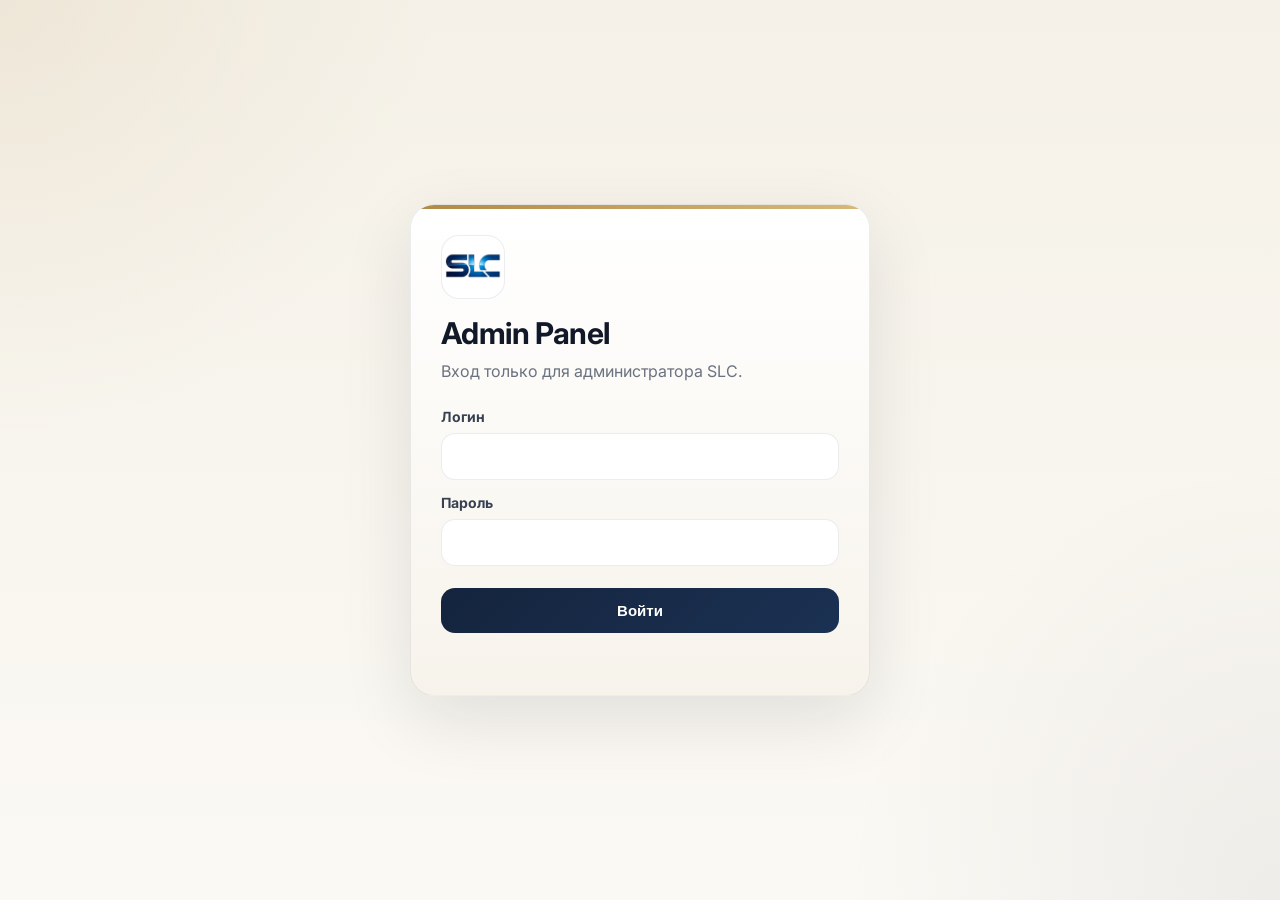
<file: case.html>
<!DOCTYPE html>
<html lang="ru">
<head>
  <meta charset="UTF-8" />
  <meta name="viewport" content="width=device-width, initial-scale=1.0" />
  <title>SLC Case</title>
  <link rel="icon" type="image/png" href="logo.png" />
  <link rel="preconnect" href="https://fonts.googleapis.com">
  <link href="https://fonts.googleapis.com/css2?family=Inter:wght@400;500;600;700;800;900&display=swap" rel="stylesheet">
  <style>
    :root{
      --bg:#f5f1e8;
      --bg2:#fbf9f4;
      --panel:#ffffff;
      --text:#111827;
      --muted:#6b7280;
      --navy:#14243d;
      --navy2:#1b3153;
      --gold:#b08a46;
      --line:rgba(20,36,61,.08);
      --shadow:0 24px 70px rgba(17,24,39,.10);
      --radius:24px;
    }
    *{box-sizing:border-box}
    body{
      margin:0;
      font-family:Inter,Arial,sans-serif;
      color:var(--text);
      background:
        radial-gradient(circle at top left, rgba(176,138,70,.10), transparent 28%),
        radial-gradient(circle at bottom right, rgba(20,36,61,.06), transparent 28%),
        linear-gradient(180deg,var(--bg),var(--bg2));
      padding:24px;
    }
    .wrap{
      max-width:1100px;
      margin:0 auto;
    }
    .topbar{
      display:flex;
      justify-content:space-between;
      align-items:center;
      gap:12px;
      margin-bottom:20px;
      flex-wrap:wrap;
    }
    .top-left{
      display:flex;
      align-items:center;
      gap:14px;
    }
    .logo{
      width:54px;
      height:54px;
      border-radius:16px;
      display:flex;
      align-items:center;
      justify-content:center;
      background:#fff;
      border:1px solid rgba(20,36,61,.08);
      overflow:hidden;
    }
    .logo img{
      width:100%;
      height:100%;
      object-fit:contain;
    }
    .title{
      font-size:28px;
      font-weight:800;
      letter-spacing:-.5px;
    }
    .btn{
      border:none;
      background:linear-gradient(135deg,var(--navy),var(--navy2));
      color:#fff;
      padding:12px 16px;
      border-radius:14px;
      cursor:pointer;
      font-weight:700;
      text-decoration:none;
      display:inline-block;
    }
    .btn:hover{
      filter:brightness(1.03);
    }
    .danger{
      background:#dc2626;
    }
    .gold{
      background:linear-gradient(135deg,var(--gold),#d7b978);
      color:#2a2115;
    }
    .card{
      background:linear-gradient(180deg, rgba(255,255,255,.98), rgba(247,243,235,.98));
      border:1px solid var(--line);
      border-radius:var(--radius);
      box-shadow:var(--shadow);
      padding:24px;
      position:relative;
      overflow:hidden;
      margin-bottom:18px;
    }
    .card::before{
      content:"";
      position:absolute;
      left:0;top:0;right:0;height:4px;
      background:linear-gradient(90deg,var(--gold),#d7b978);
    }
    .section-title{
      font-size:22px;
      font-weight:800;
      margin:0 0 16px;
      letter-spacing:-.3px;
    }
    .grid{
      display:grid;
      grid-template-columns:1fr 1fr;
      gap:14px;
    }
    label{
      display:block;
      margin-bottom:14px;
      font-size:14px;
      font-weight:700;
      color:#374151;
    }
    input, textarea, select{
      width:100%;
      margin-top:8px;
      padding:14px;
      border-radius:14px;
      border:1px solid var(--line);
      outline:none;
      font:inherit;
      background:#fff;
    }
    textarea{
      min-height:140px;
      resize:vertical;
    }
    input:focus, textarea:focus, select:focus{
      border-color:rgba(176,138,70,.45);
      box-shadow:0 0 0 4px rgba(176,138,70,.10);
    }
    .full{
      grid-column:1 / -1;
    }
    .actions{
      display:flex;
      gap:10px;
      margin-top:10px;
      flex-wrap:wrap;
    }
    .hint{
      margin-top:14px;
      color:var(--muted);
      min-height:18px;
      font-size:14px;
    }
    .upload-row{
      display:flex;
      gap:10px;
      flex-wrap:wrap;
      align-items:center;
    }
    .file-input{
      flex:1 1 280px;
      background:#fff;
    }
    .files-list{
      display:grid;
      gap:10px;
      margin-top:16px;
    }
    .file-item{
      display:flex;
      justify-content:space-between;
      align-items:center;
      gap:12px;
      padding:14px;
      border:1px solid var(--line);
      border-radius:14px;
      background:#fff;
      flex-wrap:wrap;
    }
    .file-meta{
      min-width:220px;
      flex:1 1 300px;
    }
    .file-name{
      font-weight:700;
      word-break:break-word;
    }
    .file-date{
      color:var(--muted);
      font-size:13px;
      margin-top:4px;
    }
    .file-actions{
      display:flex;
      gap:8px;
      flex-wrap:wrap;
      align-items:center;
    }
    .small-btn{
      border:none;
      padding:9px 12px;
      border-radius:10px;
      cursor:pointer;
      font-weight:700;
      font-size:13px;
      text-decoration:none;
      display:inline-flex;
      align-items:center;
      justify-content:center;
      background:#14243d;
      color:#fff;
    }
    .small-btn.gold{
      background:linear-gradient(135deg,#b08a46,#d7b978);
      color:#2a2115;
    }
    .small-btn.delete{
      background:#dc2626;
      color:#fff;
    }
    @media (max-width:760px){
      body{padding:12px}
      .grid{grid-template-columns:1fr}
      .full{grid-column:auto}
    }
  </style>
</head>
<body>
  <div class="wrap">
    <div class="topbar">
      <div class="top-left">
        <div class="logo">
          <img src="logo.png" alt="SLC Logo" />
        </div>
        <div class="title">Карточка дела</div>
      </div>

      <a class="btn" href="admin-dashboard.html">← Назад в админку</a>
    </div>

    <div class="card">
      <h2 class="section-title">Данные дела</h2>

      <form id="caseForm">
        <div class="grid">
          <label>
            ID
            <input id="caseId" disabled />
          </label>

          <label>
            Статус
            <select id="status">
              <option value="new">new</option>
              <option value="in_progress">in_progress</option>
              <option value="done">done</option>
            </select>
          </label>

          <label>
            Имя
            <input id="first_name" />
          </label>

          <label>
            Фамилия
            <input id="last_name" />
          </label>

          <label>
            Телефон
            <input id="phone" />
          </label>

          <label>
            Email
            <input id="email" />
          </label>

          <label class="full">
            Тема
            <input id="topic" />
          </label>

          <label class="full">
            Описание
            <textarea id="message"></textarea>
          </label>

          <label class="full">
            Заметка администратора
            <textarea id="admin_note"></textarea>
          </label>
        </div>

        <div class="actions">
          <button type="submit" class="btn">Сохранить изменения</button>
          <button type="button" class="btn danger" id="deleteBtn">Удалить заявку</button>
        </div>

        <div class="hint" id="caseHint"></div>
      </form>
    </div>

    <div class="card">
      <h2 class="section-title">Документы по делу</h2>

      <div class="upload-row">
        <input class="file-input" type="file" id="fileInput" />
        <button class="btn gold" type="button" id="uploadBtn">Загрузить документ</button>
      </div>

      <div class="hint" id="uploadHint"></div>

      <div class="files-list" id="filesList"></div>
    </div>
  </div>

  <script>
    const API_BASE = "https://slc-telegram.printtexttj.workers.dev";
    const token = localStorage.getItem("slc_admin_token");

    if (!token) {
      window.location.href = "admin.html";
    }

    const params = new URLSearchParams(window.location.search);
    const id = params.get("id");

    if (!id) {
      window.location.href = "admin-dashboard.html";
    }

    const caseHint = document.getElementById("caseHint");
    const uploadHint = document.getElementById("uploadHint");
    const filesList = document.getElementById("filesList");

    async function loadCase() {
      caseHint.textContent = "Загружаем...";

      try {
        const res = await fetch(API_BASE + "/admin-request?id=" + encodeURIComponent(id), {
          headers: { "Authorization": "Bearer " + token }
        });

        const data = await res.json();

        if (!res.ok || !data.ok) {
          throw new Error(data.error || "Load failed");
        }

        const r = data.request;

        document.getElementById("caseId").value = r.id || "";
        document.getElementById("status").value = r.status || "new";
        document.getElementById("first_name").value = r.first_name || "";
        document.getElementById("last_name").value = r.last_name || "";
        document.getElementById("phone").value = r.phone || "";
        document.getElementById("email").value = r.email || "";
        document.getElementById("topic").value = r.topic || "";
        document.getElementById("message").value = r.message || "";
        document.getElementById("admin_note").value = r.admin_note || "";

        caseHint.textContent = "Загружено";
      } catch (err) {
        caseHint.textContent = "Ошибка загрузки";
      }
    }

    async function loadFiles() {
      filesList.innerHTML = "";
      uploadHint.textContent = "Загружаем список документов...";

      try {
        const res = await fetch(API_BASE + "/admin-files?id=" + encodeURIComponent(id), {
          headers: { "Authorization": "Bearer " + token }
        });

        const data = await res.json();

        if (!res.ok || !data.ok) {
          throw new Error(data.error || "Files load failed");
        }

        const files = data.files || [];

        if (!files.length) {
          filesList.innerHTML = `<div class="hint">Документов пока нет.</div>`;
          uploadHint.textContent = "";
          return;
        }

        files.forEach((file) => {
          const item = document.createElement("div");
          item.className = "file-item";

          item.innerHTML = `
            <div class="file-meta">
              <div class="file-name">${file.file_name || "Файл"}</div>
              <div class="file-date">${file.uploaded_at || ""}</div>
            </div>
            <div class="file-actions">
              <a class="small-btn" href="${API_BASE}${file.file_url}" target="_blank">Open</a>
              <a class="small-btn gold" href="${API_BASE}${file.file_url}" download="${file.file_name}">Download</a>
              <button class="small-btn" onclick="renameFile(${file.id}, '${String(file.file_name || "").replace(/'/g, "\\'")}')">Rename</button>
              <button class="small-btn delete" onclick="deleteFile(${file.id})">Delete</button>
            </div>
          `;

          filesList.appendChild(item);
        });

        uploadHint.textContent = "";
      } catch (err) {
        uploadHint.textContent = "Ошибка загрузки документов";
      }
    }

    document.getElementById("caseForm").addEventListener("submit", async (e) => {
      e.preventDefault();

      caseHint.textContent = "Сохраняем...";

      try {
        const payload = {
          id: Number(id),
          status: document.getElementById("status").value,
          first_name: document.getElementById("first_name").value.trim(),
          last_name: document.getElementById("last_name").value.trim(),
          phone: document.getElementById("phone").value.trim(),
          email: document.getElementById("email").value.trim(),
          topic: document.getElementById("topic").value.trim(),
          message: document.getElementById("message").value.trim(),
          admin_note: document.getElementById("admin_note").value.trim()
        };

        const res = await fetch(API_BASE + "/admin-request", {
          method: "PUT",
          headers: {
            "Content-Type": "application/json",
            "Authorization": "Bearer " + token
          },
          body: JSON.stringify(payload)
        });

        const data = await res.json();

        if (!res.ok || !data.ok) {
          throw new Error(data.error || "Save failed");
        }

        caseHint.textContent = "Сохранено ✅";
      } catch (err) {
        caseHint.textContent = "Ошибка сохранения";
      }
    });

    document.getElementById("deleteBtn").addEventListener("click", async () => {
      if (!confirm("Удалить заявку?")) return;

      try {
        const res = await fetch(API_BASE + "/admin-request", {
          method: "DELETE",
          headers: {
            "Content-Type": "application/json",
            "Authorization": "Bearer " + token
          },
          body: JSON.stringify({ id: Number(id) })
        });

        const data = await res.json();

        if (!res.ok || !data.ok) {
          throw new Error(data.error || "Delete failed");
        }

        window.location.href = "admin-dashboard.html";
      } catch (err) {
        caseHint.textContent = "Ошибка удаления";
      }
    });

    document.getElementById("uploadBtn").addEventListener("click", async () => {
      const input = document.getElementById("fileInput");
      const file = input.files[0];

      if (!file) {
        uploadHint.textContent = "Выбери файл для загрузки";
        return;
      }

      uploadHint.textContent = "Загружаем документ...";

      try {
        const formData = new FormData();
        formData.append("request_id", String(id));
        formData.append("file", file);

        const res = await fetch(API_BASE + "/admin-upload", {
          method: "POST",
          headers: {
            "Authorization": "Bearer " + token
          },
          body: formData
        });

        const data = await res.json();

        if (!res.ok || !data.ok) {
          throw new Error(data.error || "Upload failed");
        }

        input.value = "";
        uploadHint.textContent = "Документ загружен ✅";
        loadFiles();
      } catch (err) {
        uploadHint.textContent = "Ошибка загрузки документа";
      }
    });

    async function deleteFile(fileId) {
      if (!confirm("Удалить документ?")) return;

      try {
        const res = await fetch(API_BASE + "/admin-file", {
          method: "DELETE",
          headers: {
            "Content-Type": "application/json",
            "Authorization": "Bearer " + token
          },
          body: JSON.stringify({ id: fileId })
        });

        const data = await res.json();

        if (!res.ok || !data.ok) {
          throw new Error(data.error || "Delete file failed");
        }

        loadFiles();
      } catch (err) {
        uploadHint.textContent = "Ошибка удаления документа";
      }
    }

    async function renameFile(fileId, oldName) {
      const newName = prompt("Новое имя файла:", oldName || "");
      if (!newName) return;

      try {
        const res = await fetch(API_BASE + "/admin-file", {
          method: "PUT",
          headers: {
            "Content-Type": "application/json",
            "Authorization": "Bearer " + token
          },
          body: JSON.stringify({
            id: fileId,
            file_name: newName.trim()
          })
        });

        const data = await res.json();

        if (!res.ok || !data.ok) {
          throw new Error(data.error || "Rename failed");
        }

        loadFiles();
      } catch (err) {
        uploadHint.textContent = "Ошибка переименования файла";
      }
    }

    window.deleteFile = deleteFile;
    window.renameFile = renameFile;

    loadCase();
    loadFiles();
  </script>
</body>
</html>
</file>
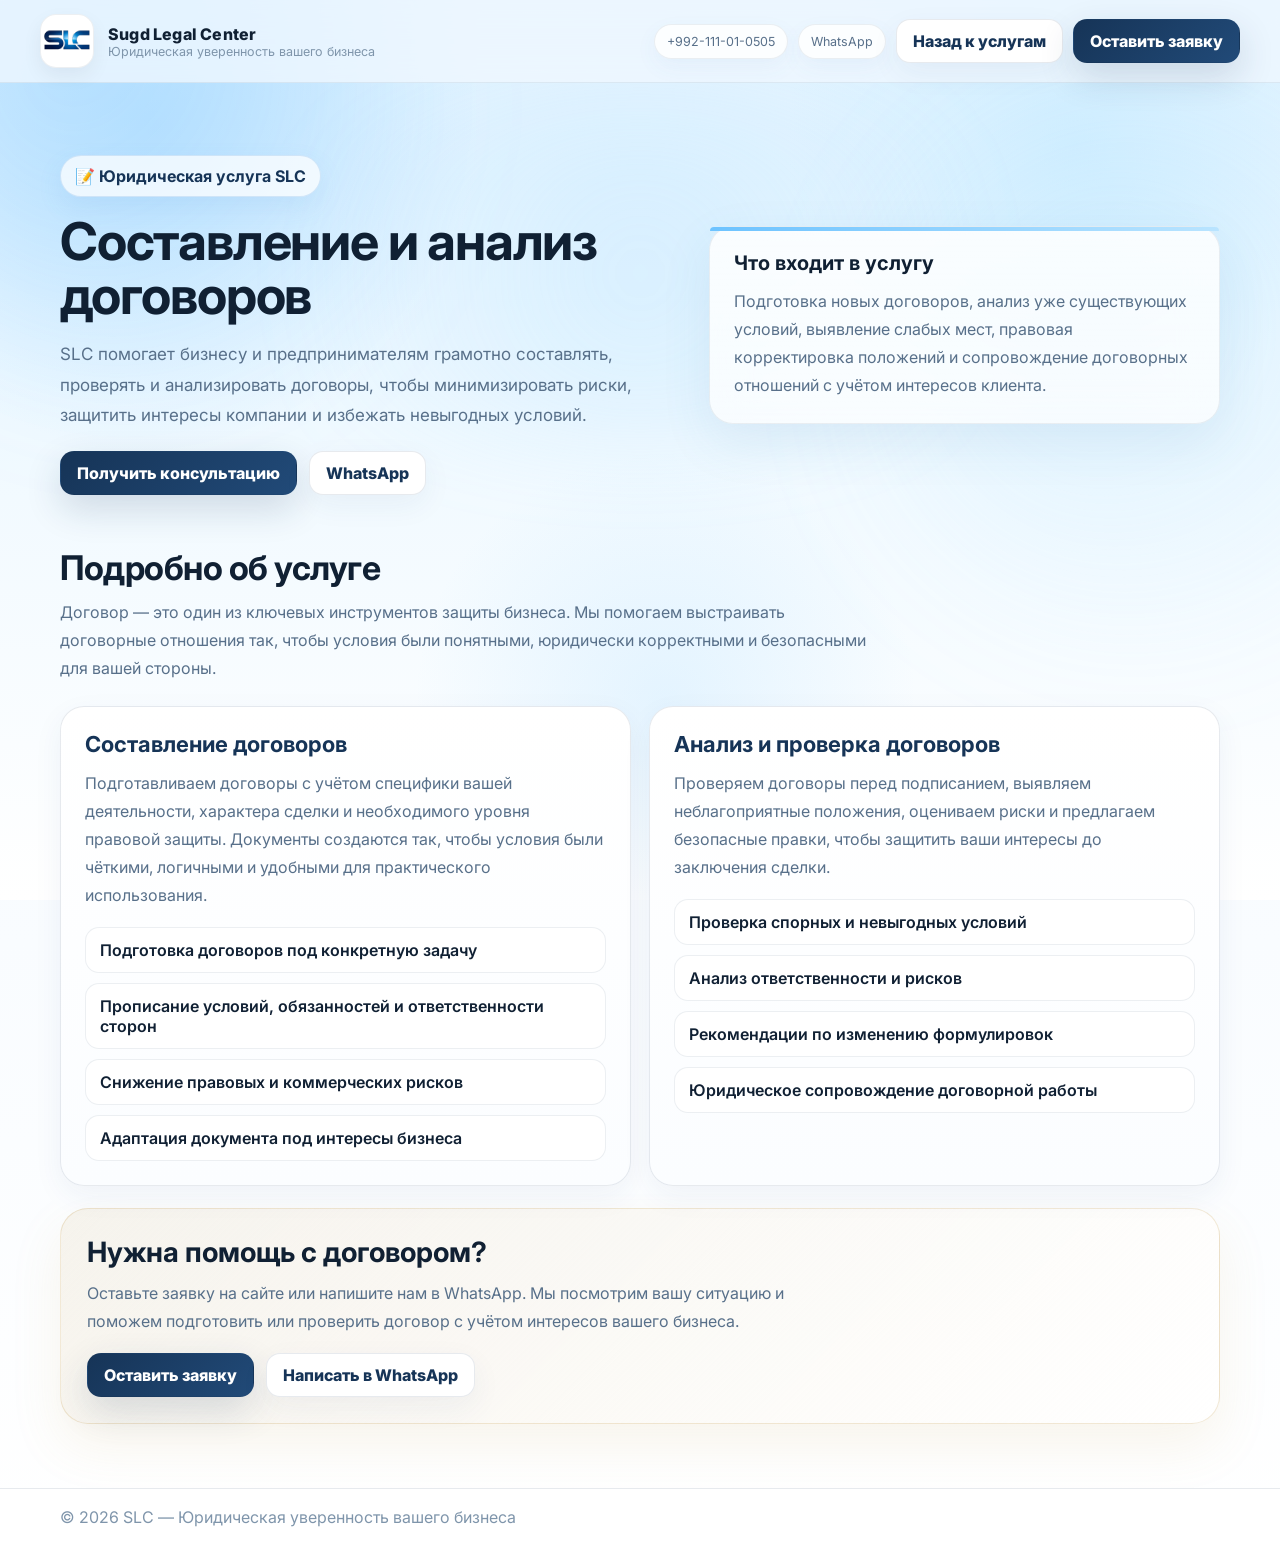
<file: contracts.html>
<!DOCTYPE html>
<html lang="ru">
<head>
  <meta charset="UTF-8" />
  <meta name="viewport" content="width=device-width, initial-scale=1.0" />
  <title>Составление и анализ договоров — SLC</title>
  <meta name="description" content="SLC — составление и анализ договоров: проверка условий, снижение рисков и защита интересов бизнеса." />
  <link rel="icon" type="image/png" href="logo.png" />
  <link rel="preconnect" href="https://fonts.googleapis.com" />
  <link rel="preconnect" href="https://fonts.gstatic.com" crossorigin />
  <link href="https://fonts.googleapis.com/css2?family=Inter:wght@400;500;600;700;800;900&display=swap" rel="stylesheet" />

  <script type="application/ld+json">
  {
    "@context": "https://schema.org",
    "@type": "BreadcrumbList",
    "itemListElement": [
      {
        "@type": "ListItem",
        "position": 1,
        "name": "Главная",
        "item": "https://printtexttj-lab.github.io/sugdlegal-center/"
      },
      {
        "@type": "ListItem",
        "position": 2,
        "name": "Юридические услуги",
        "item": "https://printtexttj-lab.github.io/sugdlegal-center/#services"
      },
      {
        "@type": "ListItem",
        "position": 3,
        "name": "Составление и анализ договоров",
        "item": "https://printtexttj-lab.github.io/sugdlegal-center/contracts.html"
      }
    ]
  }
  </script>

  <script type="application/ld+json">
  {
    "@context": "https://schema.org",
    "@type": "Service",
    "name": "Составление и анализ договоров",
    "serviceType": "Юридические услуги",
    "description": "Проверка условий, снижение рисков и защита интересов бизнеса при составлении и анализе договоров.",
    "url": "https://printtexttj-lab.github.io/sugdlegal-center/contracts.html",
    "areaServed": "Tajikistan",
    "provider": {
      "@type": "LegalService",
      "name": "Sughd Legal Center",
      "url": "https://printtexttj-lab.github.io/sugdlegal-center/",
      "telephone": "+992111010505",
      "email": "sughdlegalcenter@gmail.com"
    }
  }
  </script>

  <style>
    :root{
      --bg:#eaf6ff;
      --bg2:#f7fbff;
      --text:#102033;
      --muted:#58708a;
      --muted2:#7f95ab;
      --navy:#163457;
      --navy2:#214a78;
      --gold:#c39a49;
      --gold2:#e1c27a;
      --line:rgba(22,52,87,.10);
      --line2:rgba(195,154,73,.18);
      --shadow:0 24px 70px rgba(33,74,120,.10);
      --shadow-sm:0 10px 30px rgba(33,74,120,.06);
      --radius:24px;
      --ease:cubic-bezier(.2,.8,.2,1);
    }

    *{box-sizing:border-box}
    html{scroll-behavior:smooth}
    body{
      margin:0;
      font-family:Inter,system-ui,-apple-system,Segoe UI,Roboto,Arial,sans-serif;
      color:var(--text);
      background:linear-gradient(180deg,var(--bg),var(--bg2) 48%, #ffffff 100%);
      overflow-x:hidden;
    }

    a{color:inherit;text-decoration:none}
    .container{max-width:1200px;margin:0 auto;padding:0 20px}

    .bg{
      position:fixed;
      inset:0;
      z-index:-2;
      overflow:hidden;
      background:
        radial-gradient(circle at 12% 14%, rgba(118,196,255,.30), transparent 24%),
        radial-gradient(circle at 84% 16%, rgba(174,227,255,.34), transparent 22%),
        radial-gradient(circle at 52% 78%, rgba(133,204,255,.18), transparent 26%),
        linear-gradient(180deg,#dff2ff 0%, #edf8ff 38%, #ffffff 100%);
    }

    .blob{
      position:absolute;
      border-radius:50%;
      filter:blur(80px);
      opacity:.52;
      animation:skyFloat 16s var(--ease) infinite alternate;
    }

    .b1{
      width:520px;
      height:520px;
      top:-140px;
      left:-120px;
      background:radial-gradient(circle at 35% 35%, rgba(93,185,255,.42), rgba(93,185,255,0));
    }

    .b2{
      width:500px;
      height:500px;
      right:-120px;
      top:120px;
      background:radial-gradient(circle at 35% 35%, rgba(162,221,255,.42), rgba(162,221,255,0));
      animation-duration:20s;
    }

    @keyframes skyFloat{
      from{transform:translate3d(0,0,0) scale(1)}
      to{transform:translate3d(42px,26px,0) scale(1.08)}
    }

    .top{
      position:sticky;
      top:0;
      z-index:50;
      backdrop-filter:blur(16px);
      background:rgba(240,248,255,.78);
      border-bottom:1px solid rgba(22,52,87,.08);
    }

    .top-inner{
      display:flex;
      align-items:center;
      justify-content:space-between;
      gap:14px;
      padding:14px 0;
    }

    .brand{
      display:flex;
      align-items:center;
      gap:14px;
    }

    .logo{
      width:54px;
      height:54px;
      border-radius:16px;
      display:flex;
      align-items:center;
      justify-content:center;
      background:#fff;
      border:1px solid rgba(22,52,87,.08);
      overflow:hidden;
      box-shadow:0 8px 20px rgba(17,24,39,.06);
    }

    .logo img{
      width:100%;
      height:100%;
      object-fit:contain;
    }

    .brand-title{
      font-weight:800;
      letter-spacing:.2px;
    }

    .brand-sub{
      color:var(--muted2);
      font-size:12.5px;
    }

    .top-actions{
      display:flex;
      align-items:center;
      gap:10px;
      flex-wrap:wrap;
      justify-content:flex-end;
    }

    .chip{
      padding:9px 12px;
      border-radius:999px;
      border:1px solid rgba(22,52,87,.08);
      background:rgba(255,255,255,.84);
      color:var(--muted);
      font-size:12.5px;
      box-shadow:0 8px 22px rgba(61,125,181,.06);
    }

    .btn{
      padding:11px 16px;
      border-radius:14px;
      background:linear-gradient(135deg,var(--navy),var(--navy2));
      color:#fff;
      font-weight:800;
      border:1px solid transparent;
      box-shadow:0 14px 36px rgba(20,52,87,.16);
      transition:transform .25s var(--ease), box-shadow .25s var(--ease);
      display:inline-flex;
      align-items:center;
      justify-content:center;
    }

    .btn:hover{
      transform:translateY(-2px);
      box-shadow:0 18px 40px rgba(20,52,87,.22);
    }

    .btn.ghost{
      background:#fff;
      color:var(--navy);
      border:1px solid var(--line);
      box-shadow:var(--shadow-sm);
    }

    .hero{
      padding:72px 0 24px;
      position:relative;
    }

    .hero::after{
      content:"";
      position:absolute;
      left:50%;
      top:10px;
      transform:translateX(-50%);
      width:72%;
      height:360px;
      border-radius:50%;
      background:radial-gradient(circle, rgba(149,214,255,.22), rgba(149,214,255,0) 70%);
      filter:blur(40px);
      z-index:-1;
      pointer-events:none;
    }

    .hero-grid{
      display:grid;
      grid-template-columns:1.1fr .9fr;
      gap:24px;
      align-items:center;
    }

    .badge{
      display:inline-flex;
      align-items:center;
      gap:10px;
      padding:10px 14px;
      border-radius:999px;
      background:rgba(255,255,255,.72);
      border:1px solid rgba(79,150,217,.20);
      color:var(--navy);
      font-weight:700;
      margin-bottom:18px;
      box-shadow:0 10px 26px rgba(79,150,217,.10);
    }

    h1{
      font-size:52px;
      line-height:1.04;
      margin:0 0 16px;
      letter-spacing:-1.2px;
      max-width:760px;
    }

    .lead{
      color:var(--muted);
      font-size:17px;
      line-height:1.8;
      margin:0 0 20px;
      max-width:760px;
    }

    .glass{
      background:linear-gradient(180deg, rgba(255,255,255,.86), rgba(255,255,255,.72));
      border:1px solid rgba(22,52,87,.08);
      border-radius:var(--radius);
      box-shadow:0 18px 50px rgba(61,125,181,.10);
      backdrop-filter:blur(18px);
    }

    .hero-card{
      padding:24px;
    }

    .hero-card::before{
      content:"";
      display:block;
      height:4px;
      margin:-24px -24px 20px;
      background:linear-gradient(90deg,#6dc3ff,#b9e4ff);
      border-top-left-radius:24px;
      border-top-right-radius:24px;
    }

    .hero-card h3{
      margin:0 0 12px;
      font-size:20px;
    }

    .hero-card p{
      margin:0;
      color:var(--muted);
      line-height:1.75;
    }

    .section{
      padding:28px 0 64px;
    }

    .section-title{
      font-size:34px;
      margin:0 0 10px;
      letter-spacing:-.5px;
    }

    .section-sub{
      color:var(--muted);
      line-height:1.75;
      max-width:820px;
      margin:0 0 24px;
    }

    .grid-2{
      display:grid;
      grid-template-columns:1fr 1fr;
      gap:18px;
    }

    .card{
      padding:24px;
      border-radius:24px;
      background:linear-gradient(180deg,#fff,#fbfdff);
      border:1px solid var(--line);
      box-shadow:var(--shadow-sm);
    }

    .card h3{
      margin:0 0 12px;
      font-size:22px;
      color:var(--navy);
    }

    .card p{
      margin:0;
      color:var(--muted);
      line-height:1.75;
    }

    .list{
      display:grid;
      gap:10px;
      margin-top:18px;
    }

    .list-item{
      padding:12px 14px;
      border-radius:14px;
      background:rgba(255,255,255,.82);
      border:1px solid rgba(22,52,87,.08);
      color:var(--text);
      font-weight:600;
    }

    .cta-box{
      margin-top:22px;
      padding:26px;
      border-radius:28px;
      background:linear-gradient(135deg, rgba(195,154,73,.10), rgba(255,255,255,.96));
      border:1px solid rgba(195,154,73,.22);
      box-shadow:0 22px 52px rgba(195,154,73,.10);
    }

    .cta-box h3{
      margin:0 0 10px;
      font-size:28px;
    }

    .cta-box p{
      margin:0 0 18px;
      color:var(--muted);
      line-height:1.75;
      max-width:760px;
    }

    .cta-row{
      display:flex;
      gap:12px;
      flex-wrap:wrap;
    }

    .footer{
      border-top:1px solid var(--line);
      padding:18px 0;
      color:var(--muted2);
      background:rgba(255,255,255,.56);
    }

    .footer-inner{
      display:flex;
      align-items:center;
      justify-content:space-between;
      gap:10px;
      flex-wrap:wrap;
    }

    @media (max-width: 980px){
      .hero-grid{grid-template-columns:1fr}
      .grid-2{grid-template-columns:1fr}
      h1{font-size:40px}
    }

    @media (max-width: 640px){
      h1{font-size:34px}
      .top-inner{align-items:flex-start}
    }
  </style>
</head>
<body>

  <div class="bg">
    <div class="blob b1"></div>
    <div class="blob b2"></div>
  </div>

  <header class="top">
    <div class="container top-inner">
      <div class="brand">
        <div class="logo">
          <img src="logo.png" alt="SLC Logo" />
        </div>
        <div>
          <div class="brand-title">Sugd Legal Center</div>
          <div class="brand-sub">Юридическая уверенность вашего бизнеса</div>
        </div>
      </div>

      <div class="top-actions">
        <a class="chip" href="tel:+992111010505">+992-111-01-0505</a>
        <a class="chip" href="https://wa.me/992111010505" target="_blank" rel="noopener">WhatsApp</a>
        <a class="btn ghost" href="index.html#services">Назад к услугам</a>
        <a class="btn" href="index.html#contact">Оставить заявку</a>
      </div>
    </div>
  </header>

  <main>
    <section class="hero">
      <div class="container hero-grid">
        <div>
          <div class="badge">📝 Юридическая услуга SLC</div>
          <h1>Составление и анализ договоров</h1>
          <p class="lead">
            SLC помогает бизнесу и предпринимателям грамотно составлять, проверять и анализировать договоры, чтобы минимизировать риски, защитить интересы компании и избежать невыгодных условий.
          </p>

          <div class="cta-row">
            <a class="btn" href="index.html#contact">Получить консультацию</a>
            <a class="btn ghost" href="https://wa.me/992111010505" target="_blank" rel="noopener">WhatsApp</a>
          </div>
        </div>

        <div class="glass hero-card">
          <h3>Что входит в услугу</h3>
          <p>
            Подготовка новых договоров, анализ уже существующих условий, выявление слабых мест, правовая корректировка положений и сопровождение договорных отношений с учётом интересов клиента.
          </p>
        </div>
      </div>
    </section>

    <section class="section">
      <div class="container">
        <h2 class="section-title">Подробно об услуге</h2>
        <p class="section-sub">
          Договор — это один из ключевых инструментов защиты бизнеса. Мы помогаем выстраивать договорные отношения так, чтобы условия были понятными, юридически корректными и безопасными для вашей стороны.
        </p>

        <div class="grid-2">
          <div class="card">
            <h3>Составление договоров</h3>
            <p>
              Подготавливаем договоры с учётом специфики вашей деятельности, характера сделки и необходимого уровня правовой защиты. Документы создаются так, чтобы условия были чёткими, логичными и удобными для практического использования.
            </p>

            <div class="list">
              <div class="list-item">Подготовка договоров под конкретную задачу</div>
              <div class="list-item">Прописание условий, обязанностей и ответственности сторон</div>
              <div class="list-item">Снижение правовых и коммерческих рисков</div>
              <div class="list-item">Адаптация документа под интересы бизнеса</div>
            </div>
          </div>

          <div class="card">
            <h3>Анализ и проверка договоров</h3>
            <p>
              Проверяем договоры перед подписанием, выявляем неблагоприятные положения, оцениваем риски и предлагаем безопасные правки, чтобы защитить ваши интересы до заключения сделки.
            </p>

            <div class="list">
              <div class="list-item">Проверка спорных и невыгодных условий</div>
              <div class="list-item">Анализ ответственности и рисков</div>
              <div class="list-item">Рекомендации по изменению формулировок</div>
              <div class="list-item">Юридическое сопровождение договорной работы</div>
            </div>
          </div>
        </div>

        <div class="cta-box">
          <h3>Нужна помощь с договором?</h3>
          <p>
            Оставьте заявку на сайте или напишите нам в WhatsApp. Мы посмотрим вашу ситуацию и поможем подготовить или проверить договор с учётом интересов вашего бизнеса.
          </p>

          <div class="cta-row">
            <a class="btn" href="index.html#contact">Оставить заявку</a>
            <a class="btn ghost" href="https://wa.me/992111010505" target="_blank" rel="noopener">Написать в WhatsApp</a>
          </div>
        </div>
      </div>
    </section>

    <footer class="footer">
      <div class="container footer-inner">
        <div>© <span id="year"></span> SLC — Юридическая уверенность вашего бизнеса</div>
      </div>
    </footer>
  </main>

  <script>
    const yearEl = document.getElementById("year");
    if (yearEl) yearEl.textContent = new Date().getFullYear();
  </script>
</body>
</html>
</file>
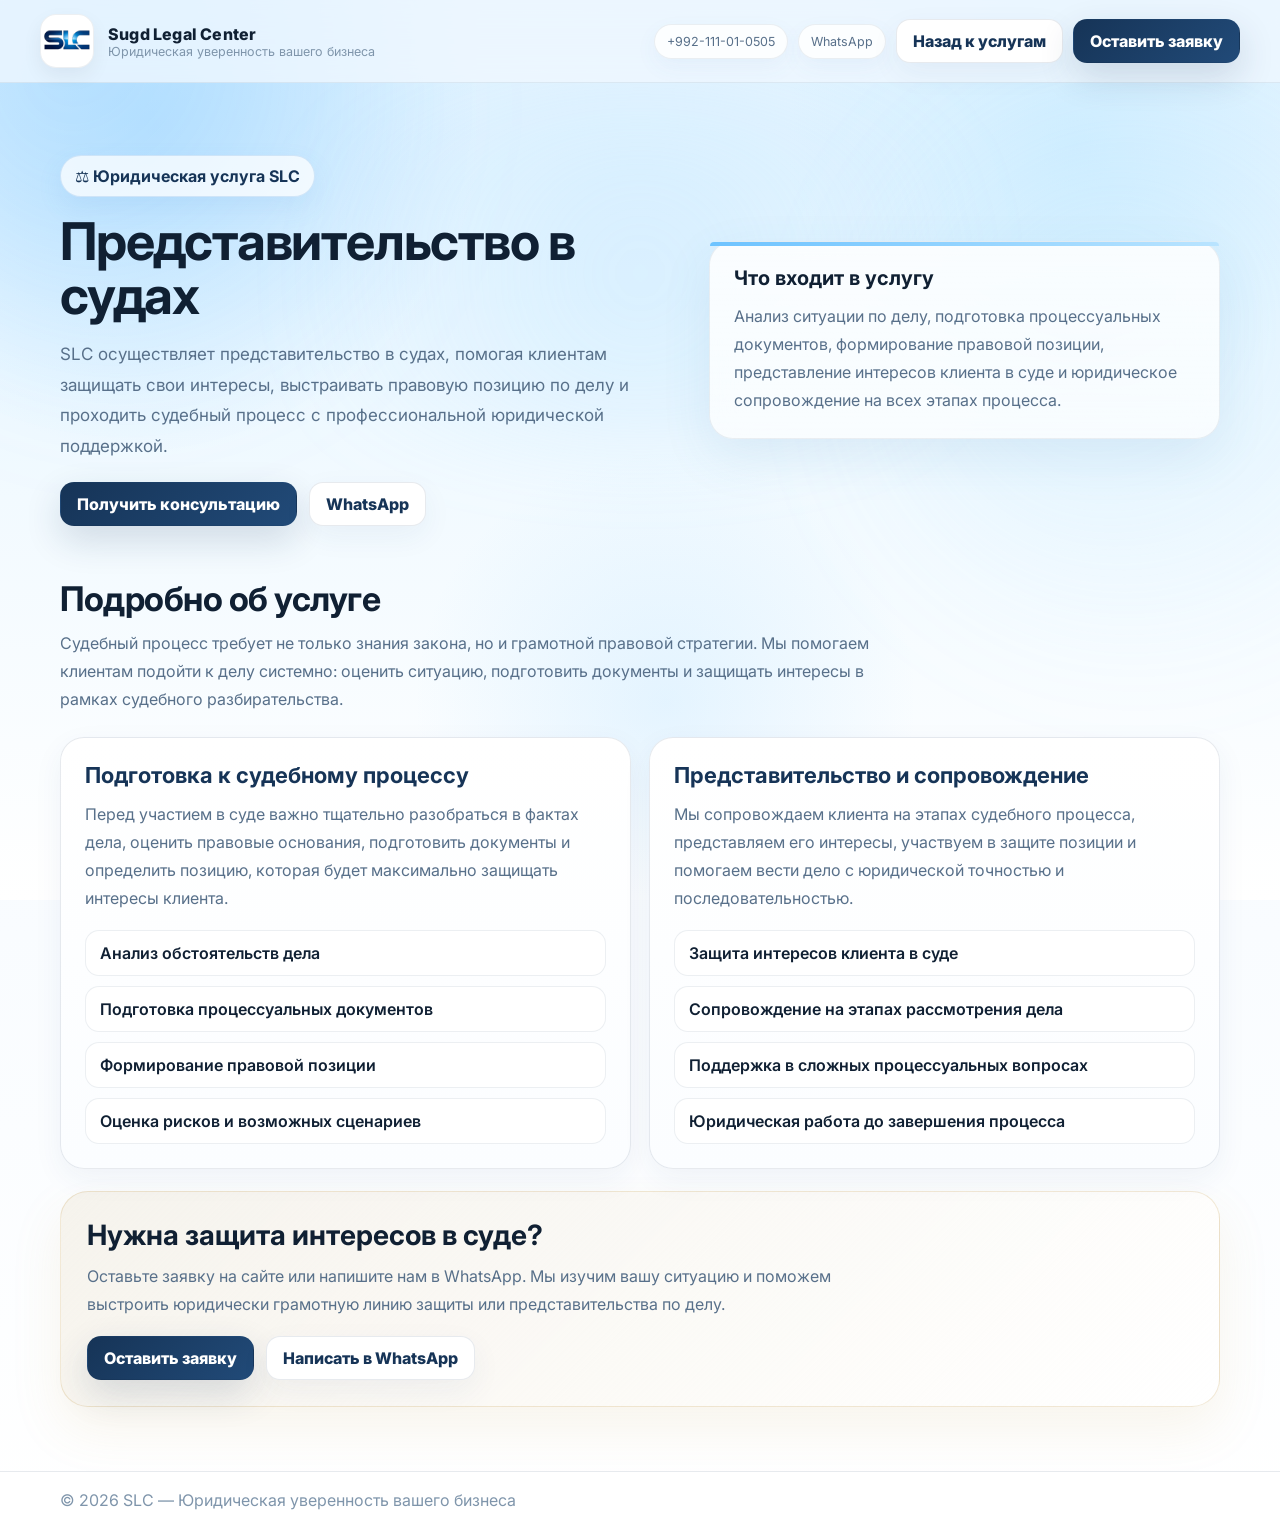
<file: courts.html>
<!DOCTYPE html>
<html lang="ru">
<head>
  <meta charset="UTF-8" />
  <meta name="viewport" content="width=device-width, initial-scale=1.0" />
  <title>Представительство в судах — SLC</title>
  <meta name="description" content="SLC — представительство в судах: защита интересов клиента, подготовка процессуальных документов и правовая позиция по делу." />
  <link rel="icon" type="image/png" href="logo.png" />
  <link rel="preconnect" href="https://fonts.googleapis.com" />
  <link rel="preconnect" href="https://fonts.gstatic.com" crossorigin />
  <link href="https://fonts.googleapis.com/css2?family=Inter:wght@400;500;600;700;800;900&display=swap" rel="stylesheet" />

  <script type="application/ld+json">
  {
    "@context": "https://schema.org",
    "@type": "BreadcrumbList",
    "itemListElement": [
      {
        "@type": "ListItem",
        "position": 1,
        "name": "Главная",
        "item": "https://printtexttj-lab.github.io/sugdlegal-center/"
      },
      {
        "@type": "ListItem",
        "position": 2,
        "name": "Юридические услуги",
        "item": "https://printtexttj-lab.github.io/sugdlegal-center/#services"
      },
      {
        "@type": "ListItem",
        "position": 3,
        "name": "Представительство в судах",
        "item": "https://printtexttj-lab.github.io/sugdlegal-center/courts.html"
      }
    ]
  }
  </script>

  <script type="application/ld+json">
  {
    "@context": "https://schema.org",
    "@type": "Service",
    "name": "Представительство в судах",
    "serviceType": "Юридические услуги",
    "description": "Защита интересов клиента, подготовка процессуальных документов и правовая позиция по делу.",
    "url": "https://printtexttj-lab.github.io/sugdlegal-center/courts.html",
    "areaServed": "Tajikistan",
    "provider": {
      "@type": "LegalService",
      "name": "Sughd Legal Center",
      "url": "https://printtexttj-lab.github.io/sugdlegal-center/",
      "telephone": "+992111010505",
      "email": "sughdlegalcenter@gmail.com"
    }
  }
  </script>
  <style>
    :root{
      --bg:#eaf6ff;
      --bg2:#f7fbff;
      --text:#102033;
      --muted:#58708a;
      --muted2:#7f95ab;
      --navy:#163457;
      --navy2:#214a78;
      --gold:#c39a49;
      --gold2:#e1c27a;
      --line:rgba(22,52,87,.10);
      --line2:rgba(195,154,73,.18);
      --shadow:0 24px 70px rgba(33,74,120,.10);
      --shadow-sm:0 10px 30px rgba(33,74,120,.06);
      --radius:24px;
      --ease:cubic-bezier(.2,.8,.2,1);
    }

    *{box-sizing:border-box}
    html{scroll-behavior:smooth}
    body{
      margin:0;
      font-family:Inter,system-ui,-apple-system,Segoe UI,Roboto,Arial,sans-serif;
      color:var(--text);
      background:linear-gradient(180deg,var(--bg),var(--bg2) 48%, #ffffff 100%);
      overflow-x:hidden;
    }

    a{color:inherit;text-decoration:none}
    .container{max-width:1200px;margin:0 auto;padding:0 20px}

    .bg{
      position:fixed;
      inset:0;
      z-index:-2;
      overflow:hidden;
      background:
        radial-gradient(circle at 12% 14%, rgba(118,196,255,.30), transparent 24%),
        radial-gradient(circle at 84% 16%, rgba(174,227,255,.34), transparent 22%),
        radial-gradient(circle at 52% 78%, rgba(133,204,255,.18), transparent 26%),
        linear-gradient(180deg,#dff2ff 0%, #edf8ff 38%, #ffffff 100%);
    }

    .blob{
      position:absolute;
      border-radius:50%;
      filter:blur(80px);
      opacity:.52;
      animation:skyFloat 16s var(--ease) infinite alternate;
    }

    .b1{
      width:520px;
      height:520px;
      top:-140px;
      left:-120px;
      background:radial-gradient(circle at 35% 35%, rgba(93,185,255,.42), rgba(93,185,255,0));
    }

    .b2{
      width:500px;
      height:500px;
      right:-120px;
      top:120px;
      background:radial-gradient(circle at 35% 35%, rgba(162,221,255,.42), rgba(162,221,255,0));
      animation-duration:20s;
    }

    @keyframes skyFloat{
      from{transform:translate3d(0,0,0) scale(1)}
      to{transform:translate3d(42px,26px,0) scale(1.08)}
    }

    .top{
      position:sticky;
      top:0;
      z-index:50;
      backdrop-filter:blur(16px);
      background:rgba(240,248,255,.78);
      border-bottom:1px solid rgba(22,52,87,.08);
    }

    .top-inner{
      display:flex;
      align-items:center;
      justify-content:space-between;
      gap:14px;
      padding:14px 0;
    }

    .brand{
      display:flex;
      align-items:center;
      gap:14px;
    }

    .logo{
      width:54px;
      height:54px;
      border-radius:16px;
      display:flex;
      align-items:center;
      justify-content:center;
      background:#fff;
      border:1px solid rgba(22,52,87,.08);
      overflow:hidden;
      box-shadow:0 8px 20px rgba(17,24,39,.06);
    }

    .logo img{
      width:100%;
      height:100%;
      object-fit:contain;
    }

    .brand-title{
      font-weight:800;
      letter-spacing:.2px;
    }

    .brand-sub{
      color:var(--muted2);
      font-size:12.5px;
    }

    .top-actions{
      display:flex;
      align-items:center;
      gap:10px;
      flex-wrap:wrap;
      justify-content:flex-end;
    }

    .chip{
      padding:9px 12px;
      border-radius:999px;
      border:1px solid rgba(22,52,87,.08);
      background:rgba(255,255,255,.84);
      color:var(--muted);
      font-size:12.5px;
      box-shadow:0 8px 22px rgba(61,125,181,.06);
    }

    .btn{
      padding:11px 16px;
      border-radius:14px;
      background:linear-gradient(135deg,var(--navy),var(--navy2));
      color:#fff;
      font-weight:800;
      border:1px solid transparent;
      box-shadow:0 14px 36px rgba(20,52,87,.16);
      transition:transform .25s var(--ease), box-shadow .25s var(--ease);
      display:inline-flex;
      align-items:center;
      justify-content:center;
    }

    .btn:hover{
      transform:translateY(-2px);
      box-shadow:0 18px 40px rgba(20,52,87,.22);
    }

    .btn.ghost{
      background:#fff;
      color:var(--navy);
      border:1px solid var(--line);
      box-shadow:var(--shadow-sm);
    }

    .hero{
      padding:72px 0 24px;
      position:relative;
    }

    .hero::after{
      content:"";
      position:absolute;
      left:50%;
      top:10px;
      transform:translateX(-50%);
      width:72%;
      height:360px;
      border-radius:50%;
      background:radial-gradient(circle, rgba(149,214,255,.22), rgba(149,214,255,0) 70%);
      filter:blur(40px);
      z-index:-1;
      pointer-events:none;
    }

    .hero-grid{
      display:grid;
      grid-template-columns:1.1fr .9fr;
      gap:24px;
      align-items:center;
    }

    .badge{
      display:inline-flex;
      align-items:center;
      gap:10px;
      padding:10px 14px;
      border-radius:999px;
      background:rgba(255,255,255,.72);
      border:1px solid rgba(79,150,217,.20);
      color:var(--navy);
      font-weight:700;
      margin-bottom:18px;
      box-shadow:0 10px 26px rgba(79,150,217,.10);
    }

    h1{
      font-size:52px;
      line-height:1.04;
      margin:0 0 16px;
      letter-spacing:-1.2px;
      max-width:760px;
    }

    .lead{
      color:var(--muted);
      font-size:17px;
      line-height:1.8;
      margin:0 0 20px;
      max-width:760px;
    }

    .glass{
      background:linear-gradient(180deg, rgba(255,255,255,.86), rgba(255,255,255,.72));
      border:1px solid rgba(22,52,87,.08);
      border-radius:var(--radius);
      box-shadow:0 18px 50px rgba(61,125,181,.10);
      backdrop-filter:blur(18px);
    }

    .hero-card{
      padding:24px;
    }

    .hero-card::before{
      content:"";
      display:block;
      height:4px;
      margin:-24px -24px 20px;
      background:linear-gradient(90deg,#6dc3ff,#b9e4ff);
      border-top-left-radius:24px;
      border-top-right-radius:24px;
    }

    .hero-card h3{
      margin:0 0 12px;
      font-size:20px;
    }

    .hero-card p{
      margin:0;
      color:var(--muted);
      line-height:1.75;
    }

    .section{
      padding:28px 0 64px;
    }

    .section-title{
      font-size:34px;
      margin:0 0 10px;
      letter-spacing:-.5px;
    }

    .section-sub{
      color:var(--muted);
      line-height:1.75;
      max-width:820px;
      margin:0 0 24px;
    }

    .grid-2{
      display:grid;
      grid-template-columns:1fr 1fr;
      gap:18px;
    }

    .card{
      padding:24px;
      border-radius:24px;
      background:linear-gradient(180deg,#fff,#fbfdff);
      border:1px solid var(--line);
      box-shadow:var(--shadow-sm);
    }

    .card h3{
      margin:0 0 12px;
      font-size:22px;
      color:var(--navy);
    }

    .card p{
      margin:0;
      color:var(--muted);
      line-height:1.75;
    }

    .list{
      display:grid;
      gap:10px;
      margin-top:18px;
    }

    .list-item{
      padding:12px 14px;
      border-radius:14px;
      background:rgba(255,255,255,.82);
      border:1px solid rgba(22,52,87,.08);
      color:var(--text);
      font-weight:600;
    }

    .cta-box{
      margin-top:22px;
      padding:26px;
      border-radius:28px;
      background:linear-gradient(135deg, rgba(195,154,73,.10), rgba(255,255,255,.96));
      border:1px solid rgba(195,154,73,.22);
      box-shadow:0 22px 52px rgba(195,154,73,.10);
    }

    .cta-box h3{
      margin:0 0 10px;
      font-size:28px;
    }

    .cta-box p{
      margin:0 0 18px;
      color:var(--muted);
      line-height:1.75;
      max-width:760px;
    }

    .cta-row{
      display:flex;
      gap:12px;
      flex-wrap:wrap;
    }

    .footer{
      border-top:1px solid var(--line);
      padding:18px 0;
      color:var(--muted2);
      background:rgba(255,255,255,.56);
    }

    .footer-inner{
      display:flex;
      align-items:center;
      justify-content:space-between;
      gap:10px;
      flex-wrap:wrap;
    }

    @media (max-width: 980px){
      .hero-grid{grid-template-columns:1fr}
      .grid-2{grid-template-columns:1fr}
      h1{font-size:40px}
    }

    @media (max-width: 640px){
      h1{font-size:34px}
      .top-inner{align-items:flex-start}
    }
  </style>
</head>
<body>

  <div class="bg">
    <div class="blob b1"></div>
    <div class="blob b2"></div>
  </div>

  <header class="top">
    <div class="container top-inner">
      <div class="brand">
        <div class="logo">
          <img src="logo.png" alt="SLC Logo" />
        </div>
        <div>
          <div class="brand-title">Sugd Legal Center</div>
          <div class="brand-sub">Юридическая уверенность вашего бизнеса</div>
        </div>
      </div>

      <div class="top-actions">
        <a class="chip" href="tel:+992111010505">+992-111-01-0505</a>
        <a class="chip" href="https://wa.me/992111010505" target="_blank" rel="noopener">WhatsApp</a>
        <a class="btn ghost" href="index.html#services">Назад к услугам</a>
        <a class="btn" href="index.html#contact">Оставить заявку</a>
      </div>
    </div>
  </header>

  <main>
    <section class="hero">
      <div class="container hero-grid">
        <div>
          <div class="badge">⚖ Юридическая услуга SLC</div>
          <h1>Представительство в судах</h1>
          <p class="lead">
            SLC осуществляет представительство в судах, помогая клиентам защищать свои интересы, выстраивать правовую позицию по делу и проходить судебный процесс с профессиональной юридической поддержкой.
          </p>

          <div class="cta-row">
            <a class="btn" href="index.html#contact">Получить консультацию</a>
            <a class="btn ghost" href="https://wa.me/992111010505" target="_blank" rel="noopener">WhatsApp</a>
          </div>
        </div>

        <div class="glass hero-card">
          <h3>Что входит в услугу</h3>
          <p>
            Анализ ситуации по делу, подготовка процессуальных документов, формирование правовой позиции, представление интересов клиента в суде и юридическое сопровождение на всех этапах процесса.
          </p>
        </div>
      </div>
    </section>

    <section class="section">
      <div class="container">
        <h2 class="section-title">Подробно об услуге</h2>
        <p class="section-sub">
          Судебный процесс требует не только знания закона, но и грамотной правовой стратегии. Мы помогаем клиентам подойти к делу системно: оценить ситуацию, подготовить документы и защищать интересы в рамках судебного разбирательства.
        </p>

        <div class="grid-2">
          <div class="card">
            <h3>Подготовка к судебному процессу</h3>
            <p>
              Перед участием в суде важно тщательно разобраться в фактах дела, оценить правовые основания, подготовить документы и определить позицию, которая будет максимально защищать интересы клиента.
            </p>

            <div class="list">
              <div class="list-item">Анализ обстоятельств дела</div>
              <div class="list-item">Подготовка процессуальных документов</div>
              <div class="list-item">Формирование правовой позиции</div>
              <div class="list-item">Оценка рисков и возможных сценариев</div>
            </div>
          </div>

          <div class="card">
            <h3>Представительство и сопровождение</h3>
            <p>
              Мы сопровождаем клиента на этапах судебного процесса, представляем его интересы, участвуем в защите позиции и помогаем вести дело с юридической точностью и последовательностью.
            </p>

            <div class="list">
              <div class="list-item">Защита интересов клиента в суде</div>
              <div class="list-item">Сопровождение на этапах рассмотрения дела</div>
              <div class="list-item">Поддержка в сложных процессуальных вопросах</div>
              <div class="list-item">Юридическая работа до завершения процесса</div>
            </div>
          </div>
        </div>

        <div class="cta-box">
          <h3>Нужна защита интересов в суде?</h3>
          <p>
            Оставьте заявку на сайте или напишите нам в WhatsApp. Мы изучим вашу ситуацию и поможем выстроить юридически грамотную линию защиты или представительства по делу.
          </p>

          <div class="cta-row">
            <a class="btn" href="index.html#contact">Оставить заявку</a>
            <a class="btn ghost" href="https://wa.me/992111010505" target="_blank" rel="noopener">Написать в WhatsApp</a>
          </div>
        </div>
      </div>
    </section>

    <footer class="footer">
      <div class="container footer-inner">
        <div>© <span id="year"></span> SLC — Юридическая уверенность вашего бизнеса</div>
      </div>
    </footer>
  </main>

  <script>
    const yearEl = document.getElementById("year");
    if (yearEl) yearEl.textContent = new Date().getFullYear();
  </script>
</body>
</html>
</file>
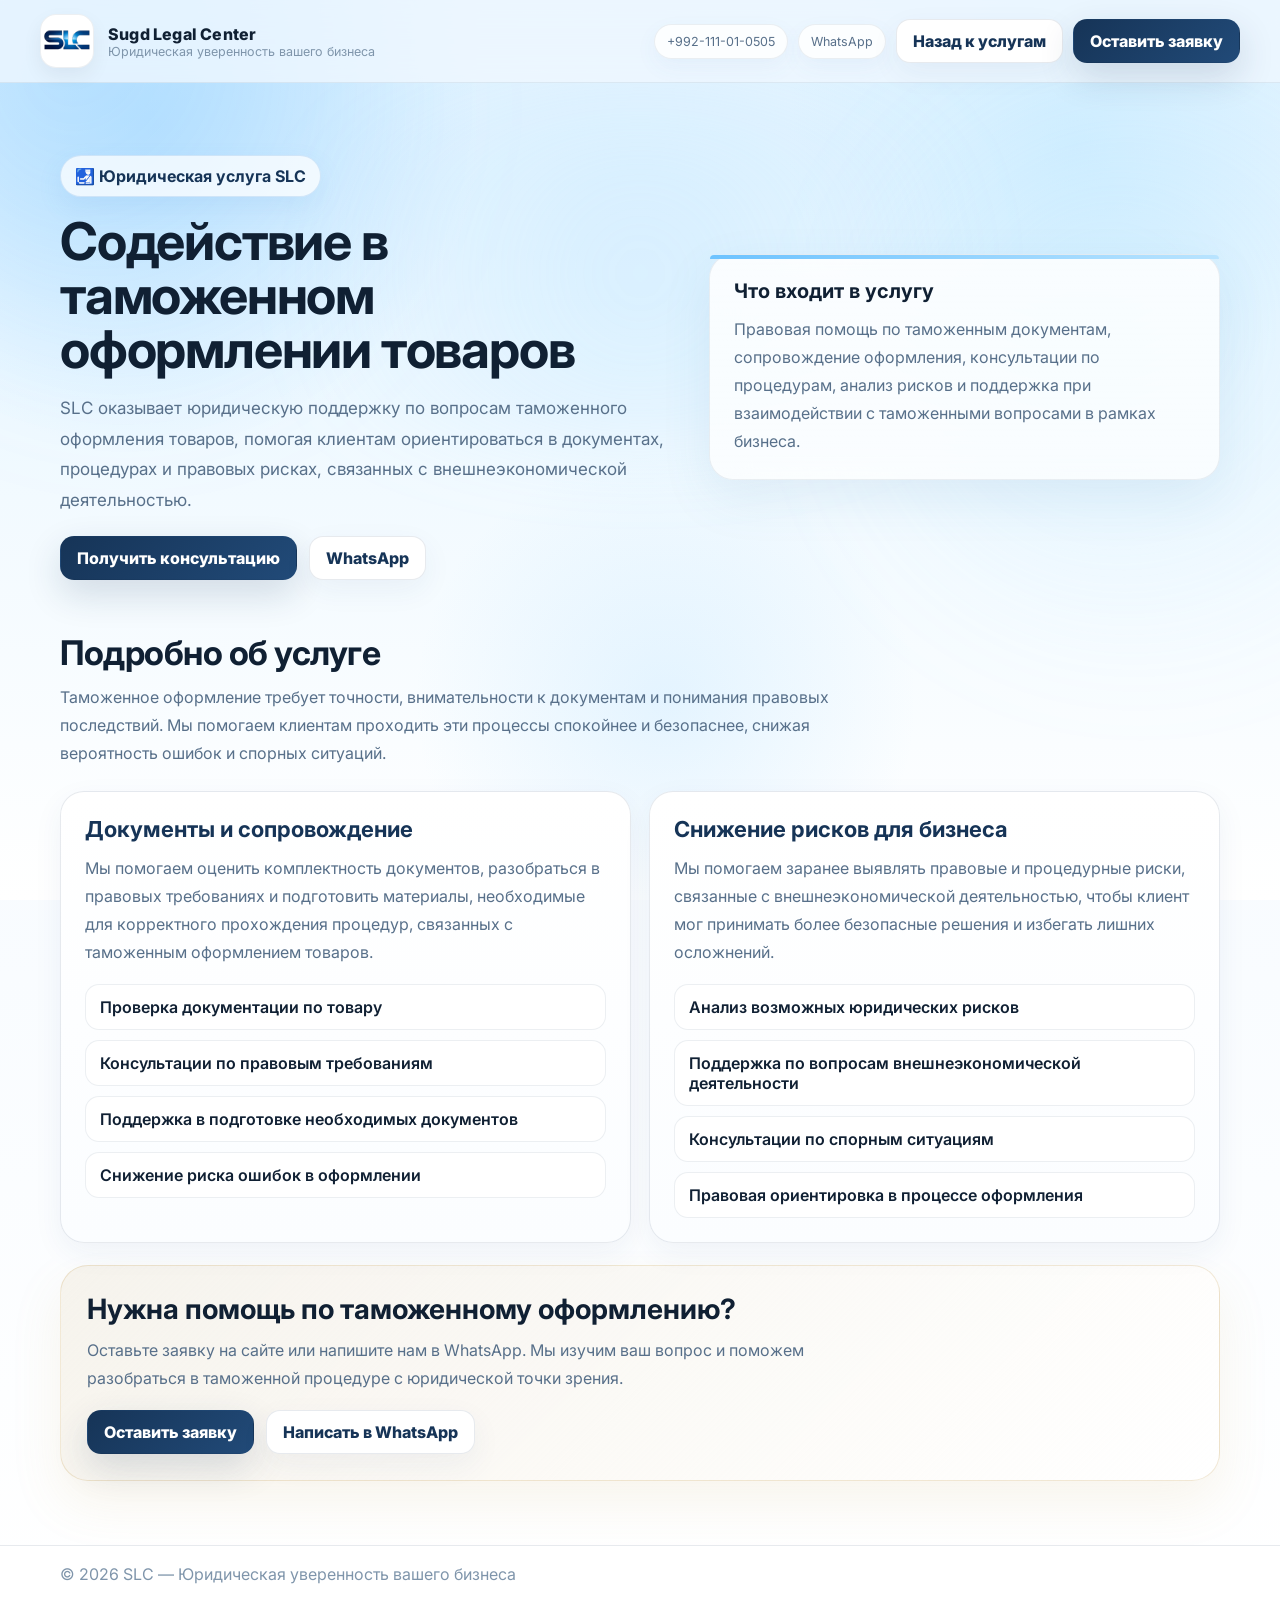
<file: customs.html>
<!DOCTYPE html>
<html lang="ru">
<head>
  <meta charset="UTF-8" />
  <meta name="viewport" content="width=device-width, initial-scale=1.0" />
  <title>Содействие в таможенном оформлении товаров — SLC</title>
  <meta name="description" content="SLC — содействие в таможенном оформлении товаров: сопровождение документов, правовая поддержка и снижение рисков при внешнеэкономической деятельности." />
  <link rel="icon" type="image/png" href="logo.png" />
  <link rel="preconnect" href="https://fonts.googleapis.com" />
  <link rel="preconnect" href="https://fonts.gstatic.com" crossorigin />
  <link href="https://fonts.googleapis.com/css2?family=Inter:wght@400;500;600;700;800;900&display=swap" rel="stylesheet" />

  <script type="application/ld+json">
  {
    "@context": "https://schema.org",
    "@type": "BreadcrumbList",
    "itemListElement": [
      {
        "@type": "ListItem",
        "position": 1,
        "name": "Главная",
        "item": "https://printtexttj-lab.github.io/sugdlegal-center/"
      },
      {
        "@type": "ListItem",
        "position": 2,
        "name": "Юридические услуги",
        "item": "https://printtexttj-lab.github.io/sugdlegal-center/#services"
      },
      {
        "@type": "ListItem",
        "position": 3,
        "name": "Содействие в таможенном оформлении товаров",
        "item": "https://printtexttj-lab.github.io/sugdlegal-center/customs.html"
      }
    ]
  }
  </script>

  <script type="application/ld+json">
  {
    "@context": "https://schema.org",
    "@type": "Service",
    "name": "Содействие в таможенном оформлении товаров",
    "serviceType": "Юридические услуги",
    "description": "Сопровождение документов, правовая поддержка и снижение рисков при внешнеэкономической деятельности.",
    "url": "https://printtexttj-lab.github.io/sugdlegal-center/customs.html",
    "areaServed": "Tajikistan",
    "provider": {
      "@type": "LegalService",
      "name": "Sughd Legal Center",
      "url": "https://printtexttj-lab.github.io/sugdlegal-center/",
      "telephone": "+992111010505",
      "email": "sughdlegalcenter@gmail.com"
    }
  }
  </script>
  <style>
    :root{
      --bg:#eaf6ff;
      --bg2:#f7fbff;
      --text:#102033;
      --muted:#58708a;
      --muted2:#7f95ab;
      --navy:#163457;
      --navy2:#214a78;
      --gold:#c39a49;
      --gold2:#e1c27a;
      --line:rgba(22,52,87,.10);
      --line2:rgba(195,154,73,.18);
      --shadow:0 24px 70px rgba(33,74,120,.10);
      --shadow-sm:0 10px 30px rgba(33,74,120,.06);
      --radius:24px;
      --ease:cubic-bezier(.2,.8,.2,1);
    }

    *{box-sizing:border-box}
    html{scroll-behavior:smooth}
    body{
      margin:0;
      font-family:Inter,system-ui,-apple-system,Segoe UI,Roboto,Arial,sans-serif;
      color:var(--text);
      background:linear-gradient(180deg,var(--bg),var(--bg2) 48%, #ffffff 100%);
      overflow-x:hidden;
    }

    a{color:inherit;text-decoration:none}
    .container{max-width:1200px;margin:0 auto;padding:0 20px}

    .bg{
      position:fixed;
      inset:0;
      z-index:-2;
      overflow:hidden;
      background:
        radial-gradient(circle at 12% 14%, rgba(118,196,255,.30), transparent 24%),
        radial-gradient(circle at 84% 16%, rgba(174,227,255,.34), transparent 22%),
        radial-gradient(circle at 52% 78%, rgba(133,204,255,.18), transparent 26%),
        linear-gradient(180deg,#dff2ff 0%, #edf8ff 38%, #ffffff 100%);
    }

    .blob{
      position:absolute;
      border-radius:50%;
      filter:blur(80px);
      opacity:.52;
      animation:skyFloat 16s var(--ease) infinite alternate;
    }

    .b1{
      width:520px;
      height:520px;
      top:-140px;
      left:-120px;
      background:radial-gradient(circle at 35% 35%, rgba(93,185,255,.42), rgba(93,185,255,0));
    }

    .b2{
      width:500px;
      height:500px;
      right:-120px;
      top:120px;
      background:radial-gradient(circle at 35% 35%, rgba(162,221,255,.42), rgba(162,221,255,0));
      animation-duration:20s;
    }

    @keyframes skyFloat{
      from{transform:translate3d(0,0,0) scale(1)}
      to{transform:translate3d(42px,26px,0) scale(1.08)}
    }

    .top{
      position:sticky;
      top:0;
      z-index:50;
      backdrop-filter:blur(16px);
      background:rgba(240,248,255,.78);
      border-bottom:1px solid rgba(22,52,87,.08);
    }

    .top-inner{
      display:flex;
      align-items:center;
      justify-content:space-between;
      gap:14px;
      padding:14px 0;
    }

    .brand{
      display:flex;
      align-items:center;
      gap:14px;
    }

    .logo{
      width:54px;
      height:54px;
      border-radius:16px;
      display:flex;
      align-items:center;
      justify-content:center;
      background:#fff;
      border:1px solid rgba(22,52,87,.08);
      overflow:hidden;
      box-shadow:0 8px 20px rgba(17,24,39,.06);
    }

    .logo img{
      width:100%;
      height:100%;
      object-fit:contain;
    }

    .brand-title{
      font-weight:800;
      letter-spacing:.2px;
    }

    .brand-sub{
      color:var(--muted2);
      font-size:12.5px;
    }

    .top-actions{
      display:flex;
      align-items:center;
      gap:10px;
      flex-wrap:wrap;
      justify-content:flex-end;
    }

    .chip{
      padding:9px 12px;
      border-radius:999px;
      border:1px solid rgba(22,52,87,.08);
      background:rgba(255,255,255,.84);
      color:var(--muted);
      font-size:12.5px;
      box-shadow:0 8px 22px rgba(61,125,181,.06);
    }

    .btn{
      padding:11px 16px;
      border-radius:14px;
      background:linear-gradient(135deg,var(--navy),var(--navy2));
      color:#fff;
      font-weight:800;
      border:1px solid transparent;
      box-shadow:0 14px 36px rgba(20,52,87,.16);
      transition:transform .25s var(--ease), box-shadow .25s var(--ease);
      display:inline-flex;
      align-items:center;
      justify-content:center;
    }

    .btn:hover{
      transform:translateY(-2px);
      box-shadow:0 18px 40px rgba(20,52,87,.22);
    }

    .btn.ghost{
      background:#fff;
      color:var(--navy);
      border:1px solid var(--line);
      box-shadow:var(--shadow-sm);
    }

    .hero{
      padding:72px 0 24px;
      position:relative;
    }

    .hero::after{
      content:"";
      position:absolute;
      left:50%;
      top:10px;
      transform:translateX(-50%);
      width:72%;
      height:360px;
      border-radius:50%;
      background:radial-gradient(circle, rgba(149,214,255,.22), rgba(149,214,255,0) 70%);
      filter:blur(40px);
      z-index:-1;
      pointer-events:none;
    }

    .hero-grid{
      display:grid;
      grid-template-columns:1.1fr .9fr;
      gap:24px;
      align-items:center;
    }

    .badge{
      display:inline-flex;
      align-items:center;
      gap:10px;
      padding:10px 14px;
      border-radius:999px;
      background:rgba(255,255,255,.72);
      border:1px solid rgba(79,150,217,.20);
      color:var(--navy);
      font-weight:700;
      margin-bottom:18px;
      box-shadow:0 10px 26px rgba(79,150,217,.10);
    }

    h1{
      font-size:52px;
      line-height:1.04;
      margin:0 0 16px;
      letter-spacing:-1.2px;
      max-width:760px;
    }

    .lead{
      color:var(--muted);
      font-size:17px;
      line-height:1.8;
      margin:0 0 20px;
      max-width:760px;
    }

    .glass{
      background:linear-gradient(180deg, rgba(255,255,255,.86), rgba(255,255,255,.72));
      border:1px solid rgba(22,52,87,.08);
      border-radius:var(--radius);
      box-shadow:0 18px 50px rgba(61,125,181,.10);
      backdrop-filter:blur(18px);
    }

    .hero-card{
      padding:24px;
    }

    .hero-card::before{
      content:"";
      display:block;
      height:4px;
      margin:-24px -24px 20px;
      background:linear-gradient(90deg,#6dc3ff,#b9e4ff);
      border-top-left-radius:24px;
      border-top-right-radius:24px;
    }

    .hero-card h3{
      margin:0 0 12px;
      font-size:20px;
    }

    .hero-card p{
      margin:0;
      color:var(--muted);
      line-height:1.75;
    }

    .section{
      padding:28px 0 64px;
    }

    .section-title{
      font-size:34px;
      margin:0 0 10px;
      letter-spacing:-.5px;
    }

    .section-sub{
      color:var(--muted);
      line-height:1.75;
      max-width:820px;
      margin:0 0 24px;
    }

    .grid-2{
      display:grid;
      grid-template-columns:1fr 1fr;
      gap:18px;
    }

    .card{
      padding:24px;
      border-radius:24px;
      background:linear-gradient(180deg,#fff,#fbfdff);
      border:1px solid var(--line);
      box-shadow:var(--shadow-sm);
    }

    .card h3{
      margin:0 0 12px;
      font-size:22px;
      color:var(--navy);
    }

    .card p{
      margin:0;
      color:var(--muted);
      line-height:1.75;
    }

    .list{
      display:grid;
      gap:10px;
      margin-top:18px;
    }

    .list-item{
      padding:12px 14px;
      border-radius:14px;
      background:rgba(255,255,255,.82);
      border:1px solid rgba(22,52,87,.08);
      color:var(--text);
      font-weight:600;
    }

    .cta-box{
      margin-top:22px;
      padding:26px;
      border-radius:28px;
      background:linear-gradient(135deg, rgba(195,154,73,.10), rgba(255,255,255,.96));
      border:1px solid rgba(195,154,73,.22);
      box-shadow:0 22px 52px rgba(195,154,73,.10);
    }

    .cta-box h3{
      margin:0 0 10px;
      font-size:28px;
    }

    .cta-box p{
      margin:0 0 18px;
      color:var(--muted);
      line-height:1.75;
      max-width:760px;
    }

    .cta-row{
      display:flex;
      gap:12px;
      flex-wrap:wrap;
    }

    .footer{
      border-top:1px solid var(--line);
      padding:18px 0;
      color:var(--muted2);
      background:rgba(255,255,255,.56);
    }

    .footer-inner{
      display:flex;
      align-items:center;
      justify-content:space-between;
      gap:10px;
      flex-wrap:wrap;
    }

    @media (max-width: 980px){
      .hero-grid{grid-template-columns:1fr}
      .grid-2{grid-template-columns:1fr}
      h1{font-size:40px}
    }

    @media (max-width: 640px){
      h1{font-size:34px}
      .top-inner{align-items:flex-start}
    }
  </style>
</head>
<body>

  <div class="bg">
    <div class="blob b1"></div>
    <div class="blob b2"></div>
  </div>

  <header class="top">
    <div class="container top-inner">
      <div class="brand">
        <div class="logo">
          <img src="logo.png" alt="SLC Logo" />
        </div>
        <div>
          <div class="brand-title">Sugd Legal Center</div>
          <div class="brand-sub">Юридическая уверенность вашего бизнеса</div>
        </div>
      </div>

      <div class="top-actions">
        <a class="chip" href="tel:+992111010505">+992-111-01-0505</a>
        <a class="chip" href="https://wa.me/992111010505" target="_blank" rel="noopener">WhatsApp</a>
        <a class="btn ghost" href="index.html#services">Назад к услугам</a>
        <a class="btn" href="index.html#contact">Оставить заявку</a>
      </div>
    </div>
  </header>

  <main>
    <section class="hero">
      <div class="container hero-grid">
        <div>
          <div class="badge">🛃 Юридическая услуга SLC</div>
          <h1>Содействие в таможенном оформлении товаров</h1>
          <p class="lead">
            SLC оказывает юридическую поддержку по вопросам таможенного оформления товаров, помогая клиентам ориентироваться в документах, процедурах и правовых рисках, связанных с внешнеэкономической деятельностью.
          </p>

          <div class="cta-row">
            <a class="btn" href="index.html#contact">Получить консультацию</a>
            <a class="btn ghost" href="https://wa.me/992111010505" target="_blank" rel="noopener">WhatsApp</a>
          </div>
        </div>

        <div class="glass hero-card">
          <h3>Что входит в услугу</h3>
          <p>
            Правовая помощь по таможенным документам, сопровождение оформления, консультации по процедурам, анализ рисков и поддержка при взаимодействии с таможенными вопросами в рамках бизнеса.
          </p>
        </div>
      </div>
    </section>

    <section class="section">
      <div class="container">
        <h2 class="section-title">Подробно об услуге</h2>
        <p class="section-sub">
          Таможенное оформление требует точности, внимательности к документам и понимания правовых последствий. Мы помогаем клиентам проходить эти процессы спокойнее и безопаснее, снижая вероятность ошибок и спорных ситуаций.
        </p>

        <div class="grid-2">
          <div class="card">
            <h3>Документы и сопровождение</h3>
            <p>
              Мы помогаем оценить комплектность документов, разобраться в правовых требованиях и подготовить материалы, необходимые для корректного прохождения процедур, связанных с таможенным оформлением товаров.
            </p>

            <div class="list">
              <div class="list-item">Проверка документации по товару</div>
              <div class="list-item">Консультации по правовым требованиям</div>
              <div class="list-item">Поддержка в подготовке необходимых документов</div>
              <div class="list-item">Снижение риска ошибок в оформлении</div>
            </div>
          </div>

          <div class="card">
            <h3>Снижение рисков для бизнеса</h3>
            <p>
              Мы помогаем заранее выявлять правовые и процедурные риски, связанные с внешнеэкономической деятельностью, чтобы клиент мог принимать более безопасные решения и избегать лишних осложнений.
            </p>

            <div class="list">
              <div class="list-item">Анализ возможных юридических рисков</div>
              <div class="list-item">Поддержка по вопросам внешнеэкономической деятельности</div>
              <div class="list-item">Консультации по спорным ситуациям</div>
              <div class="list-item">Правовая ориентировка в процессе оформления</div>
            </div>
          </div>
        </div>

        <div class="cta-box">
          <h3>Нужна помощь по таможенному оформлению?</h3>
          <p>
            Оставьте заявку на сайте или напишите нам в WhatsApp. Мы изучим ваш вопрос и поможем разобраться в таможенной процедуре с юридической точки зрения.
          </p>

          <div class="cta-row">
            <a class="btn" href="index.html#contact">Оставить заявку</a>
            <a class="btn ghost" href="https://wa.me/992111010505" target="_blank" rel="noopener">Написать в WhatsApp</a>
          </div>
        </div>
      </div>
    </section>

    <footer class="footer">
      <div class="container footer-inner">
        <div>© <span id="year"></span> SLC — Юридическая уверенность вашего бизнеса</div>
      </div>
    </footer>
  </main>

  <script>
    const yearEl = document.getElementById("year");
    if (yearEl) yearEl.textContent = new Date().getFullYear();
  </script>
</body>
</html>
</file>
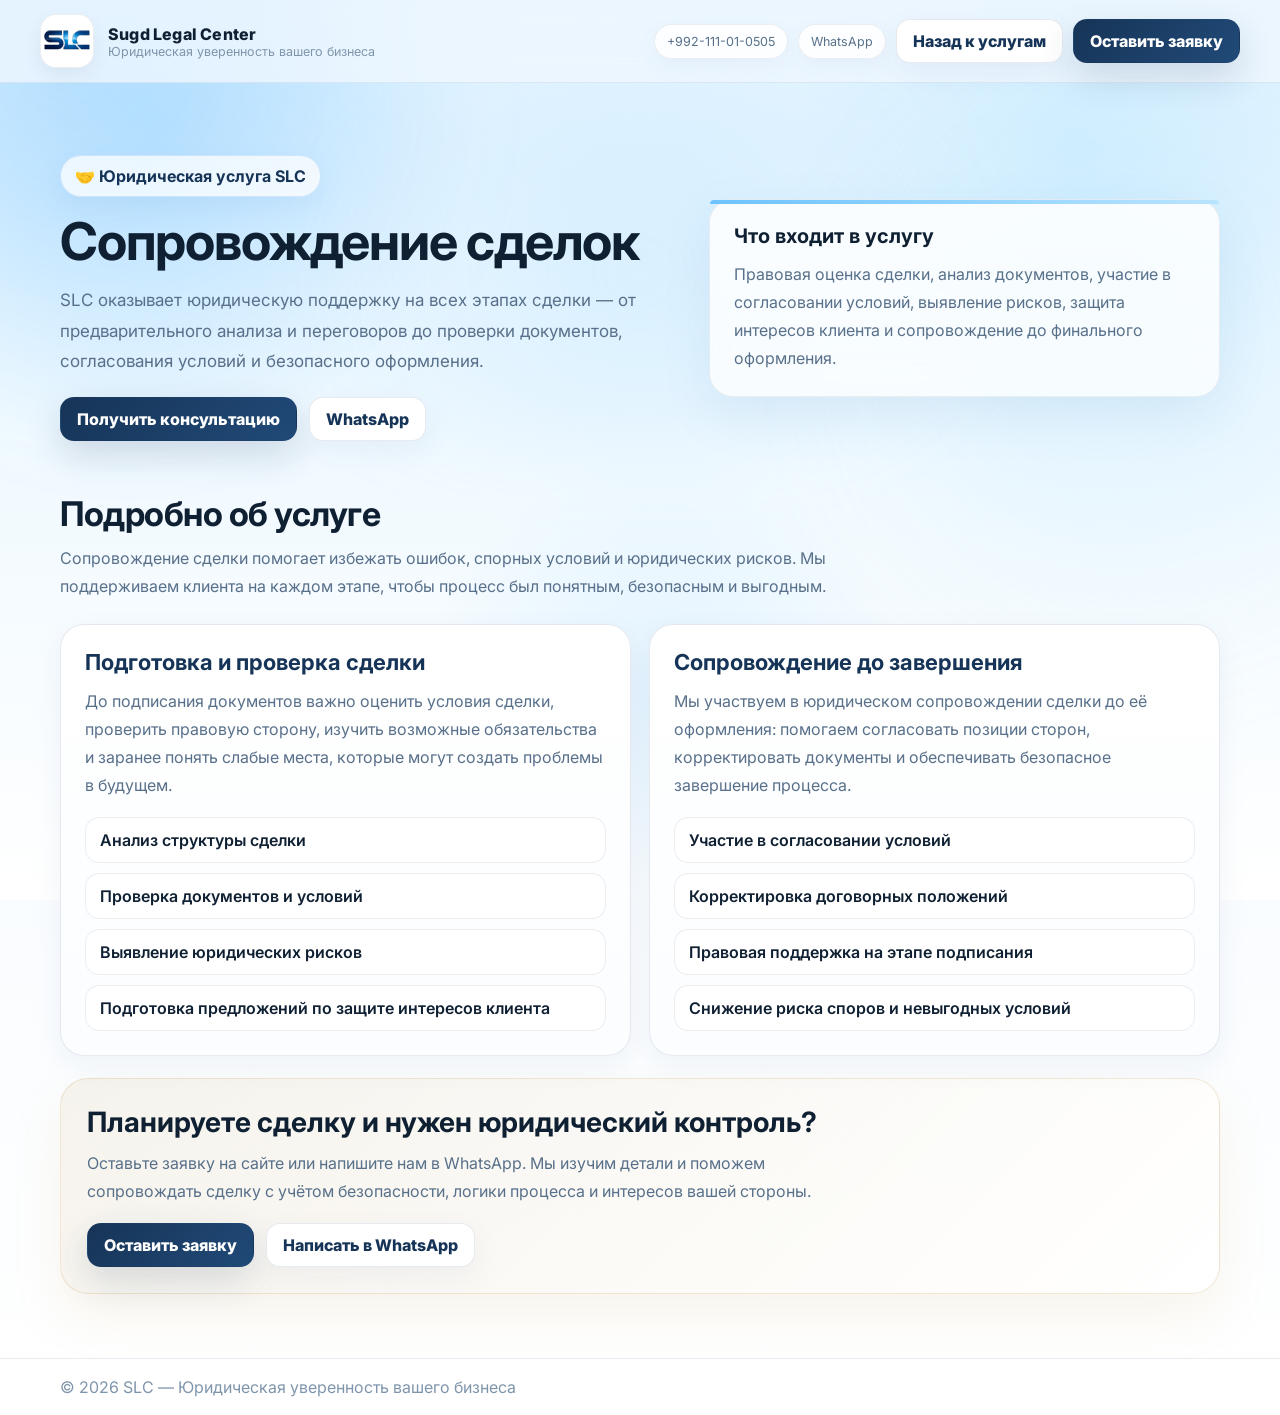
<file: deals.html>
<!DOCTYPE html>
<html lang="ru">
<head>
  <meta charset="UTF-8" />
  <meta name="viewport" content="width=device-width, initial-scale=1.0" />
  <title>Сопровождение сделок — SLC</title>
  <meta name="description" content="SLC — сопровождение сделок: юридическая поддержка на всех этапах переговоров, проверки документов и оформления сделки." />
  <link rel="icon" type="image/png" href="logo.png" />
  <link rel="preconnect" href="https://fonts.googleapis.com" />
  <link rel="preconnect" href="https://fonts.gstatic.com" crossorigin />
  <link href="https://fonts.googleapis.com/css2?family=Inter:wght@400;500;600;700;800;900&display=swap" rel="stylesheet" />

  <script type="application/ld+json">
  {
    "@context": "https://schema.org",
    "@type": "BreadcrumbList",
    "itemListElement": [
      {
        "@type": "ListItem",
        "position": 1,
        "name": "Главная",
        "item": "https://printtexttj-lab.github.io/sugdlegal-center/"
      },
      {
        "@type": "ListItem",
        "position": 2,
        "name": "Юридические услуги",
        "item": "https://printtexttj-lab.github.io/sugdlegal-center/#services"
      },
      {
        "@type": "ListItem",
        "position": 3,
        "name": "Сопровождение сделок",
        "item": "https://printtexttj-lab.github.io/sugdlegal-center/deals.html"
      }
    ]
  }
  </script>

  <script type="application/ld+json">
  {
    "@context": "https://schema.org",
    "@type": "Service",
    "name": "Сопровождение сделок",
    "serviceType": "Юридические услуги",
    "description": "Юридическая поддержка на всех этапах переговоров, проверки документов и оформления сделки.",
    "url": "https://printtexttj-lab.github.io/sugdlegal-center/deals.html",
    "areaServed": "Tajikistan",
    "provider": {
      "@type": "LegalService",
      "name": "Sughd Legal Center",
      "url": "https://printtexttj-lab.github.io/sugdlegal-center/",
      "telephone": "+992111010505",
      "email": "sughdlegalcenter@gmail.com"
    }
  }
  </script>
  <style>
    :root{
      --bg:#eaf6ff;
      --bg2:#f7fbff;
      --text:#102033;
      --muted:#58708a;
      --muted2:#7f95ab;
      --navy:#163457;
      --navy2:#214a78;
      --gold:#c39a49;
      --gold2:#e1c27a;
      --line:rgba(22,52,87,.10);
      --line2:rgba(195,154,73,.18);
      --shadow:0 24px 70px rgba(33,74,120,.10);
      --shadow-sm:0 10px 30px rgba(33,74,120,.06);
      --radius:24px;
      --ease:cubic-bezier(.2,.8,.2,1);
    }

    *{box-sizing:border-box}
    html{scroll-behavior:smooth}
    body{
      margin:0;
      font-family:Inter,system-ui,-apple-system,Segoe UI,Roboto,Arial,sans-serif;
      color:var(--text);
      background:linear-gradient(180deg,var(--bg),var(--bg2) 48%, #ffffff 100%);
      overflow-x:hidden;
    }

    a{color:inherit;text-decoration:none}
    .container{max-width:1200px;margin:0 auto;padding:0 20px}

    .bg{
      position:fixed;
      inset:0;
      z-index:-2;
      overflow:hidden;
      background:
        radial-gradient(circle at 12% 14%, rgba(118,196,255,.30), transparent 24%),
        radial-gradient(circle at 84% 16%, rgba(174,227,255,.34), transparent 22%),
        radial-gradient(circle at 52% 78%, rgba(133,204,255,.18), transparent 26%),
        linear-gradient(180deg,#dff2ff 0%, #edf8ff 38%, #ffffff 100%);
    }

    .blob{
      position:absolute;
      border-radius:50%;
      filter:blur(80px);
      opacity:.52;
      animation:skyFloat 16s var(--ease) infinite alternate;
    }

    .b1{
      width:520px;
      height:520px;
      top:-140px;
      left:-120px;
      background:radial-gradient(circle at 35% 35%, rgba(93,185,255,.42), rgba(93,185,255,0));
    }

    .b2{
      width:500px;
      height:500px;
      right:-120px;
      top:120px;
      background:radial-gradient(circle at 35% 35%, rgba(162,221,255,.42), rgba(162,221,255,0));
      animation-duration:20s;
    }

    @keyframes skyFloat{
      from{transform:translate3d(0,0,0) scale(1)}
      to{transform:translate3d(42px,26px,0) scale(1.08)}
    }

    .top{
      position:sticky;
      top:0;
      z-index:50;
      backdrop-filter:blur(16px);
      background:rgba(240,248,255,.78);
      border-bottom:1px solid rgba(22,52,87,.08);
    }

    .top-inner{
      display:flex;
      align-items:center;
      justify-content:space-between;
      gap:14px;
      padding:14px 0;
    }

    .brand{
      display:flex;
      align-items:center;
      gap:14px;
    }

    .logo{
      width:54px;
      height:54px;
      border-radius:16px;
      display:flex;
      align-items:center;
      justify-content:center;
      background:#fff;
      border:1px solid rgba(22,52,87,.08);
      overflow:hidden;
      box-shadow:0 8px 20px rgba(17,24,39,.06);
    }

    .logo img{
      width:100%;
      height:100%;
      object-fit:contain;
    }

    .brand-title{
      font-weight:800;
      letter-spacing:.2px;
    }

    .brand-sub{
      color:var(--muted2);
      font-size:12.5px;
    }

    .top-actions{
      display:flex;
      align-items:center;
      gap:10px;
      flex-wrap:wrap;
      justify-content:flex-end;
    }

    .chip{
      padding:9px 12px;
      border-radius:999px;
      border:1px solid rgba(22,52,87,.08);
      background:rgba(255,255,255,.84);
      color:var(--muted);
      font-size:12.5px;
      box-shadow:0 8px 22px rgba(61,125,181,.06);
    }

    .btn{
      padding:11px 16px;
      border-radius:14px;
      background:linear-gradient(135deg,var(--navy),var(--navy2));
      color:#fff;
      font-weight:800;
      border:1px solid transparent;
      box-shadow:0 14px 36px rgba(20,52,87,.16);
      transition:transform .25s var(--ease), box-shadow .25s var(--ease);
      display:inline-flex;
      align-items:center;
      justify-content:center;
    }

    .btn:hover{
      transform:translateY(-2px);
      box-shadow:0 18px 40px rgba(20,52,87,.22);
    }

    .btn.ghost{
      background:#fff;
      color:var(--navy);
      border:1px solid var(--line);
      box-shadow:var(--shadow-sm);
    }

    .hero{
      padding:72px 0 24px;
      position:relative;
    }

    .hero::after{
      content:"";
      position:absolute;
      left:50%;
      top:10px;
      transform:translateX(-50%);
      width:72%;
      height:360px;
      border-radius:50%;
      background:radial-gradient(circle, rgba(149,214,255,.22), rgba(149,214,255,0) 70%);
      filter:blur(40px);
      z-index:-1;
      pointer-events:none;
    }

    .hero-grid{
      display:grid;
      grid-template-columns:1.1fr .9fr;
      gap:24px;
      align-items:center;
    }

    .badge{
      display:inline-flex;
      align-items:center;
      gap:10px;
      padding:10px 14px;
      border-radius:999px;
      background:rgba(255,255,255,.72);
      border:1px solid rgba(79,150,217,.20);
      color:var(--navy);
      font-weight:700;
      margin-bottom:18px;
      box-shadow:0 10px 26px rgba(79,150,217,.10);
    }

    h1{
      font-size:52px;
      line-height:1.04;
      margin:0 0 16px;
      letter-spacing:-1.2px;
      max-width:760px;
    }

    .lead{
      color:var(--muted);
      font-size:17px;
      line-height:1.8;
      margin:0 0 20px;
      max-width:760px;
    }

    .glass{
      background:linear-gradient(180deg, rgba(255,255,255,.86), rgba(255,255,255,.72));
      border:1px solid rgba(22,52,87,.08);
      border-radius:var(--radius);
      box-shadow:0 18px 50px rgba(61,125,181,.10);
      backdrop-filter:blur(18px);
    }

    .hero-card{
      padding:24px;
    }

    .hero-card::before{
      content:"";
      display:block;
      height:4px;
      margin:-24px -24px 20px;
      background:linear-gradient(90deg,#6dc3ff,#b9e4ff);
      border-top-left-radius:24px;
      border-top-right-radius:24px;
    }

    .hero-card h3{
      margin:0 0 12px;
      font-size:20px;
    }

    .hero-card p{
      margin:0;
      color:var(--muted);
      line-height:1.75;
    }

    .section{
      padding:28px 0 64px;
    }

    .section-title{
      font-size:34px;
      margin:0 0 10px;
      letter-spacing:-.5px;
    }

    .section-sub{
      color:var(--muted);
      line-height:1.75;
      max-width:820px;
      margin:0 0 24px;
    }

    .grid-2{
      display:grid;
      grid-template-columns:1fr 1fr;
      gap:18px;
    }

    .card{
      padding:24px;
      border-radius:24px;
      background:linear-gradient(180deg,#fff,#fbfdff);
      border:1px solid var(--line);
      box-shadow:var(--shadow-sm);
    }

    .card h3{
      margin:0 0 12px;
      font-size:22px;
      color:var(--navy);
    }

    .card p{
      margin:0;
      color:var(--muted);
      line-height:1.75;
    }

    .list{
      display:grid;
      gap:10px;
      margin-top:18px;
    }

    .list-item{
      padding:12px 14px;
      border-radius:14px;
      background:rgba(255,255,255,.82);
      border:1px solid rgba(22,52,87,.08);
      color:var(--text);
      font-weight:600;
    }

    .cta-box{
      margin-top:22px;
      padding:26px;
      border-radius:28px;
      background:linear-gradient(135deg, rgba(195,154,73,.10), rgba(255,255,255,.96));
      border:1px solid rgba(195,154,73,.22);
      box-shadow:0 22px 52px rgba(195,154,73,.10);
    }

    .cta-box h3{
      margin:0 0 10px;
      font-size:28px;
    }

    .cta-box p{
      margin:0 0 18px;
      color:var(--muted);
      line-height:1.75;
      max-width:760px;
    }

    .cta-row{
      display:flex;
      gap:12px;
      flex-wrap:wrap;
    }

    .footer{
      border-top:1px solid var(--line);
      padding:18px 0;
      color:var(--muted2);
      background:rgba(255,255,255,.56);
    }

    .footer-inner{
      display:flex;
      align-items:center;
      justify-content:space-between;
      gap:10px;
      flex-wrap:wrap;
    }

    @media (max-width: 980px){
      .hero-grid{grid-template-columns:1fr}
      .grid-2{grid-template-columns:1fr}
      h1{font-size:40px}
    }

    @media (max-width: 640px){
      h1{font-size:34px}
      .top-inner{align-items:flex-start}
    }
  </style>
</head>
<body>

  <div class="bg">
    <div class="blob b1"></div>
    <div class="blob b2"></div>
  </div>

  <header class="top">
    <div class="container top-inner">
      <div class="brand">
        <div class="logo">
          <img src="logo.png" alt="SLC Logo" />
        </div>
        <div>
          <div class="brand-title">Sugd Legal Center</div>
          <div class="brand-sub">Юридическая уверенность вашего бизнеса</div>
        </div>
      </div>

      <div class="top-actions">
        <a class="chip" href="tel:+992111010505">+992-111-01-0505</a>
        <a class="chip" href="https://wa.me/992111010505" target="_blank" rel="noopener">WhatsApp</a>
        <a class="btn ghost" href="index.html#services">Назад к услугам</a>
        <a class="btn" href="index.html#contact">Оставить заявку</a>
      </div>
    </div>
  </header>

  <main>
    <section class="hero">
      <div class="container hero-grid">
        <div>
          <div class="badge">🤝 Юридическая услуга SLC</div>
          <h1>Сопровождение сделок</h1>
          <p class="lead">
            SLC оказывает юридическую поддержку на всех этапах сделки — от предварительного анализа и переговоров до проверки документов, согласования условий и безопасного оформления.
          </p>

          <div class="cta-row">
            <a class="btn" href="index.html#contact">Получить консультацию</a>
            <a class="btn ghost" href="https://wa.me/992111010505" target="_blank" rel="noopener">WhatsApp</a>
          </div>
        </div>

        <div class="glass hero-card">
          <h3>Что входит в услугу</h3>
          <p>
            Правовая оценка сделки, анализ документов, участие в согласовании условий, выявление рисков, защита интересов клиента и сопровождение до финального оформления.
          </p>
        </div>
      </div>
    </section>

    <section class="section">
      <div class="container">
        <h2 class="section-title">Подробно об услуге</h2>
        <p class="section-sub">
          Сопровождение сделки помогает избежать ошибок, спорных условий и юридических рисков. Мы поддерживаем клиента на каждом этапе, чтобы процесс был понятным, безопасным и выгодным.
        </p>

        <div class="grid-2">
          <div class="card">
            <h3>Подготовка и проверка сделки</h3>
            <p>
              До подписания документов важно оценить условия сделки, проверить правовую сторону, изучить возможные обязательства и заранее понять слабые места, которые могут создать проблемы в будущем.
            </p>

            <div class="list">
              <div class="list-item">Анализ структуры сделки</div>
              <div class="list-item">Проверка документов и условий</div>
              <div class="list-item">Выявление юридических рисков</div>
              <div class="list-item">Подготовка предложений по защите интересов клиента</div>
            </div>
          </div>

          <div class="card">
            <h3>Сопровождение до завершения</h3>
            <p>
              Мы участвуем в юридическом сопровождении сделки до её оформления: помогаем согласовать позиции сторон, корректировать документы и обеспечивать безопасное завершение процесса.
            </p>

            <div class="list">
              <div class="list-item">Участие в согласовании условий</div>
              <div class="list-item">Корректировка договорных положений</div>
              <div class="list-item">Правовая поддержка на этапе подписания</div>
              <div class="list-item">Снижение риска споров и невыгодных условий</div>
            </div>
          </div>
        </div>

        <div class="cta-box">
          <h3>Планируете сделку и нужен юридический контроль?</h3>
          <p>
            Оставьте заявку на сайте или напишите нам в WhatsApp. Мы изучим детали и поможем сопровождать сделку с учётом безопасности, логики процесса и интересов вашей стороны.
          </p>

          <div class="cta-row">
            <a class="btn" href="index.html#contact">Оставить заявку</a>
            <a class="btn ghost" href="https://wa.me/992111010505" target="_blank" rel="noopener">Написать в WhatsApp</a>
          </div>
        </div>
      </div>
    </section>

    <footer class="footer">
      <div class="container footer-inner">
        <div>© <span id="year"></span> SLC — Юридическая уверенность вашего бизнеса</div>
      </div>
    </footer>
  </main>

  <script>
    const yearEl = document.getElementById("year");
    if (yearEl) yearEl.textContent = new Date().getFullYear();
  </script>
</body>
</html>
</file>
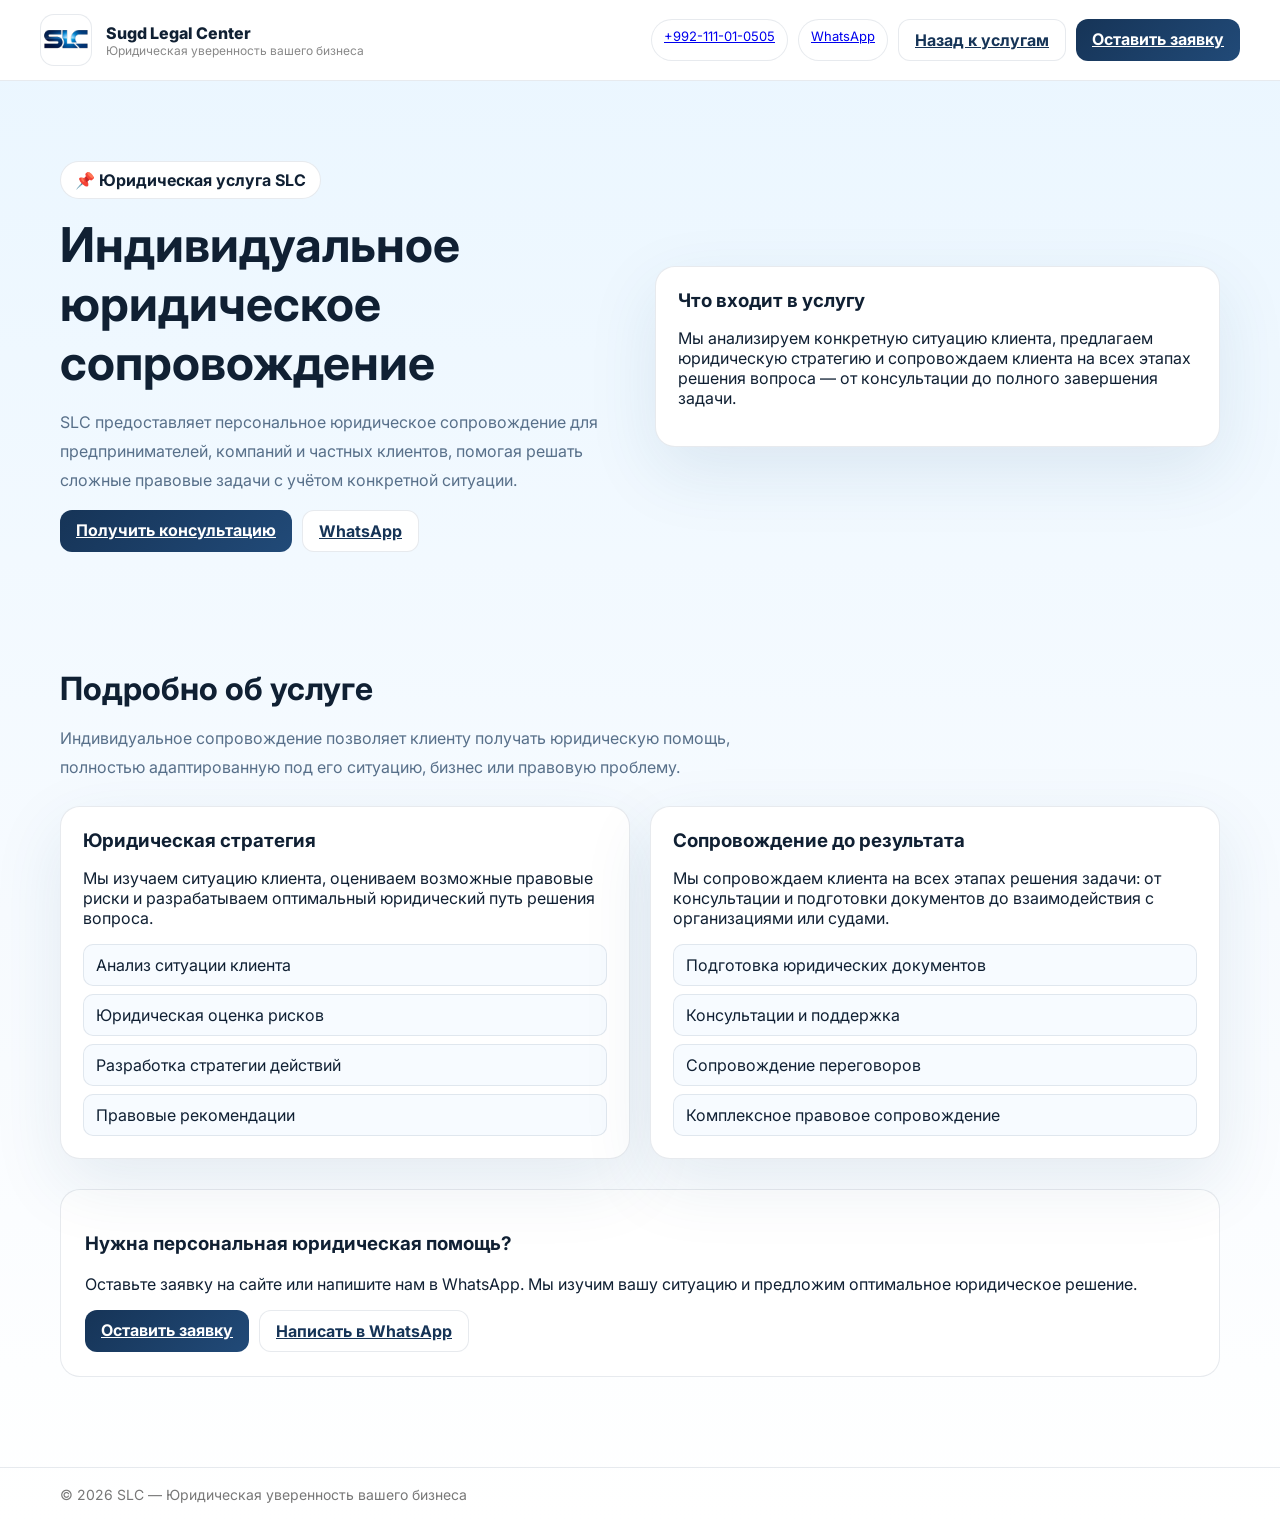
<file: individual-legal.html>
<!DOCTYPE html>
<html lang="ru">
<head>

<meta charset="UTF-8">
<meta name="viewport" content="width=device-width, initial-scale=1.0">

<title>Индивидуальное юридическое сопровождение — SLC</title>

<link rel="icon" type="image/png" href="logo.png">

<link rel="preconnect" href="https://fonts.googleapis.com">
<link href="https://fonts.googleapis.com/css2?family=Inter:wght@400;500;600;700;800;900&display=swap" rel="stylesheet">

<style>

:root{
--bg:#eaf6ff;
--bg2:#f7fbff;
--text:#102033;
--muted:#58708a;
--navy:#163457;
--navy2:#214a78;
--line:rgba(22,52,87,.10);
--shadow:0 24px 70px rgba(33,74,120,.10);
--radius:24px;
}

*{box-sizing:border-box}

body{
margin:0;
font-family:Inter,Arial,sans-serif;
background:linear-gradient(180deg,var(--bg),var(--bg2) 60%, #ffffff);
color:var(--text);
}

.container{
max-width:1200px;
margin:0 auto;
padding:0 20px;
}

.top{
position:sticky;
top:0;
background:white;
border-bottom:1px solid var(--line);
z-index:50;
}

.top-inner{
display:flex;
justify-content:space-between;
align-items:center;
padding:14px 0;
}

.brand{
display:flex;
gap:14px;
align-items:center;
}

.logo{
width:52px;
height:52px;
border-radius:14px;
background:white;
border:1px solid var(--line);
display:flex;
align-items:center;
justify-content:center;
overflow:hidden;
}

.logo img{
width:100%;
height:100%;
object-fit:contain;
}

.brand-title{
font-weight:800;
}

.brand-sub{
font-size:12px;
color:#888;
}

.top-actions{
display:flex;
gap:10px;
flex-wrap:wrap;
}

.chip{
padding:8px 12px;
border-radius:999px;
border:1px solid var(--line);
background:white;
font-size:13px;
}

.btn{
padding:10px 16px;
border-radius:12px;
background:linear-gradient(135deg,var(--navy),var(--navy2));
color:white;
font-weight:700;
border:none;
cursor:pointer;
}

.btn.ghost{
background:white;
color:var(--navy);
border:1px solid var(--line);
}

.hero{
padding:80px 0 40px;
}

.hero-grid{
display:grid;
grid-template-columns:1fr 1fr;
gap:30px;
align-items:center;
}

.badge{
display:inline-block;
padding:8px 14px;
border-radius:999px;
background:#ffffff;
border:1px solid var(--line);
font-weight:700;
margin-bottom:16px;
}

h1{
font-size:48px;
margin:0 0 16px;
}

.lead{
color:var(--muted);
line-height:1.8;
}

.section{
padding:50px 0;
}

.section-title{
font-size:32px;
margin-bottom:14px;
}

.section-sub{
color:var(--muted);
max-width:700px;
line-height:1.8;
}

.grid{
display:grid;
grid-template-columns:1fr 1fr;
gap:20px;
margin-top:24px;
}

.card{
padding:22px;
border-radius:20px;
background:white;
border:1px solid var(--line);
box-shadow:var(--shadow);
}

.card h3{
margin:0 0 10px;
}

.list{
margin-top:14px;
display:grid;
gap:8px;
}

.list-item{
padding:10px 12px;
background:#f7fbff;
border-radius:10px;
border:1px solid var(--line);
}

.cta{
margin-top:30px;
padding:24px;
border-radius:20px;
background:#ffffff;
border:1px solid var(--line);
}

.cta-row{
margin-top:16px;
display:flex;
gap:10px;
flex-wrap:wrap;
}

.footer{
margin-top:40px;
border-top:1px solid var(--line);
padding:18px 0;
font-size:14px;
color:#777;
}

@media(max-width:900px){

.hero-grid{
grid-template-columns:1fr;
}

.grid{
grid-template-columns:1fr;
}

h1{
font-size:36px;
}

}

</style>
</head>

<body>

<header class="top">

<div class="container top-inner">

<div class="brand">

<div class="logo">
<img src="logo.png">
</div>

<div>
<div class="brand-title">Sugd Legal Center</div>
<div class="brand-sub">Юридическая уверенность вашего бизнеса</div>
</div>

</div>

<div class="top-actions">

<a class="chip" href="tel:+992111010505">
+992-111-01-0505
</a>

<a class="chip" href="https://wa.me/992111010505" target="_blank">
WhatsApp
</a>

<a class="btn ghost" href="index.html#services">
Назад к услугам
</a>

<a class="btn" href="index.html#contact">
Оставить заявку
</a>

</div>

</div>

</header>

<main>

<section class="hero">

<div class="container hero-grid">

<div>

<div class="badge">
📌 Юридическая услуга SLC
</div>

<h1>
Индивидуальное юридическое сопровождение
</h1>

<p class="lead">
SLC предоставляет персональное юридическое сопровождение для предпринимателей, компаний и частных клиентов, помогая решать сложные правовые задачи с учётом конкретной ситуации.
</p>

<div class="cta-row">

<a class="btn" href="index.html#contact">
Получить консультацию
</a>

<a class="btn ghost" href="https://wa.me/992111010505">
WhatsApp
</a>

</div>

</div>

<div class="card">

<h3>Что входит в услугу</h3>

<p>
Мы анализируем конкретную ситуацию клиента, предлагаем юридическую стратегию и сопровождаем клиента на всех этапах решения вопроса — от консультации до полного завершения задачи.
</p>

</div>

</div>

</section>

<section class="section">

<div class="container">

<h2 class="section-title">
Подробно об услуге
</h2>

<p class="section-sub">
Индивидуальное сопровождение позволяет клиенту получать юридическую помощь, полностью адаптированную под его ситуацию, бизнес или правовую проблему.
</p>

<div class="grid">

<div class="card">

<h3>
Юридическая стратегия
</h3>

<p>
Мы изучаем ситуацию клиента, оцениваем возможные правовые риски и разрабатываем оптимальный юридический путь решения вопроса.
</p>

<div class="list">

<div class="list-item">
Анализ ситуации клиента
</div>

<div class="list-item">
Юридическая оценка рисков
</div>

<div class="list-item">
Разработка стратегии действий
</div>

<div class="list-item">
Правовые рекомендации
</div>

</div>

</div>

<div class="card">

<h3>
Сопровождение до результата
</h3>

<p>
Мы сопровождаем клиента на всех этапах решения задачи: от консультации и подготовки документов до взаимодействия с организациями или судами.
</p>

<div class="list">

<div class="list-item">
Подготовка юридических документов
</div>

<div class="list-item">
Консультации и поддержка
</div>

<div class="list-item">
Сопровождение переговоров
</div>

<div class="list-item">
Комплексное правовое сопровождение
</div>

</div>

</div>

</div>

<div class="cta">

<h3>
Нужна персональная юридическая помощь?
</h3>

<p>
Оставьте заявку на сайте или напишите нам в WhatsApp. Мы изучим вашу ситуацию и предложим оптимальное юридическое решение.
</p>

<div class="cta-row">

<a class="btn" href="index.html#contact">
Оставить заявку
</a>

<a class="btn ghost" href="https://wa.me/992111010505">
Написать в WhatsApp
</a>

</div>

</div>

</div>

</section>

</main>

<footer class="footer">

<div class="container">
© <span id="year"></span> SLC — Юридическая уверенность вашего бизнеса
</div>

</footer>

<script>

document.getElementById("year").textContent=new Date().getFullYear()

</script>

</body>
</html>
</file>
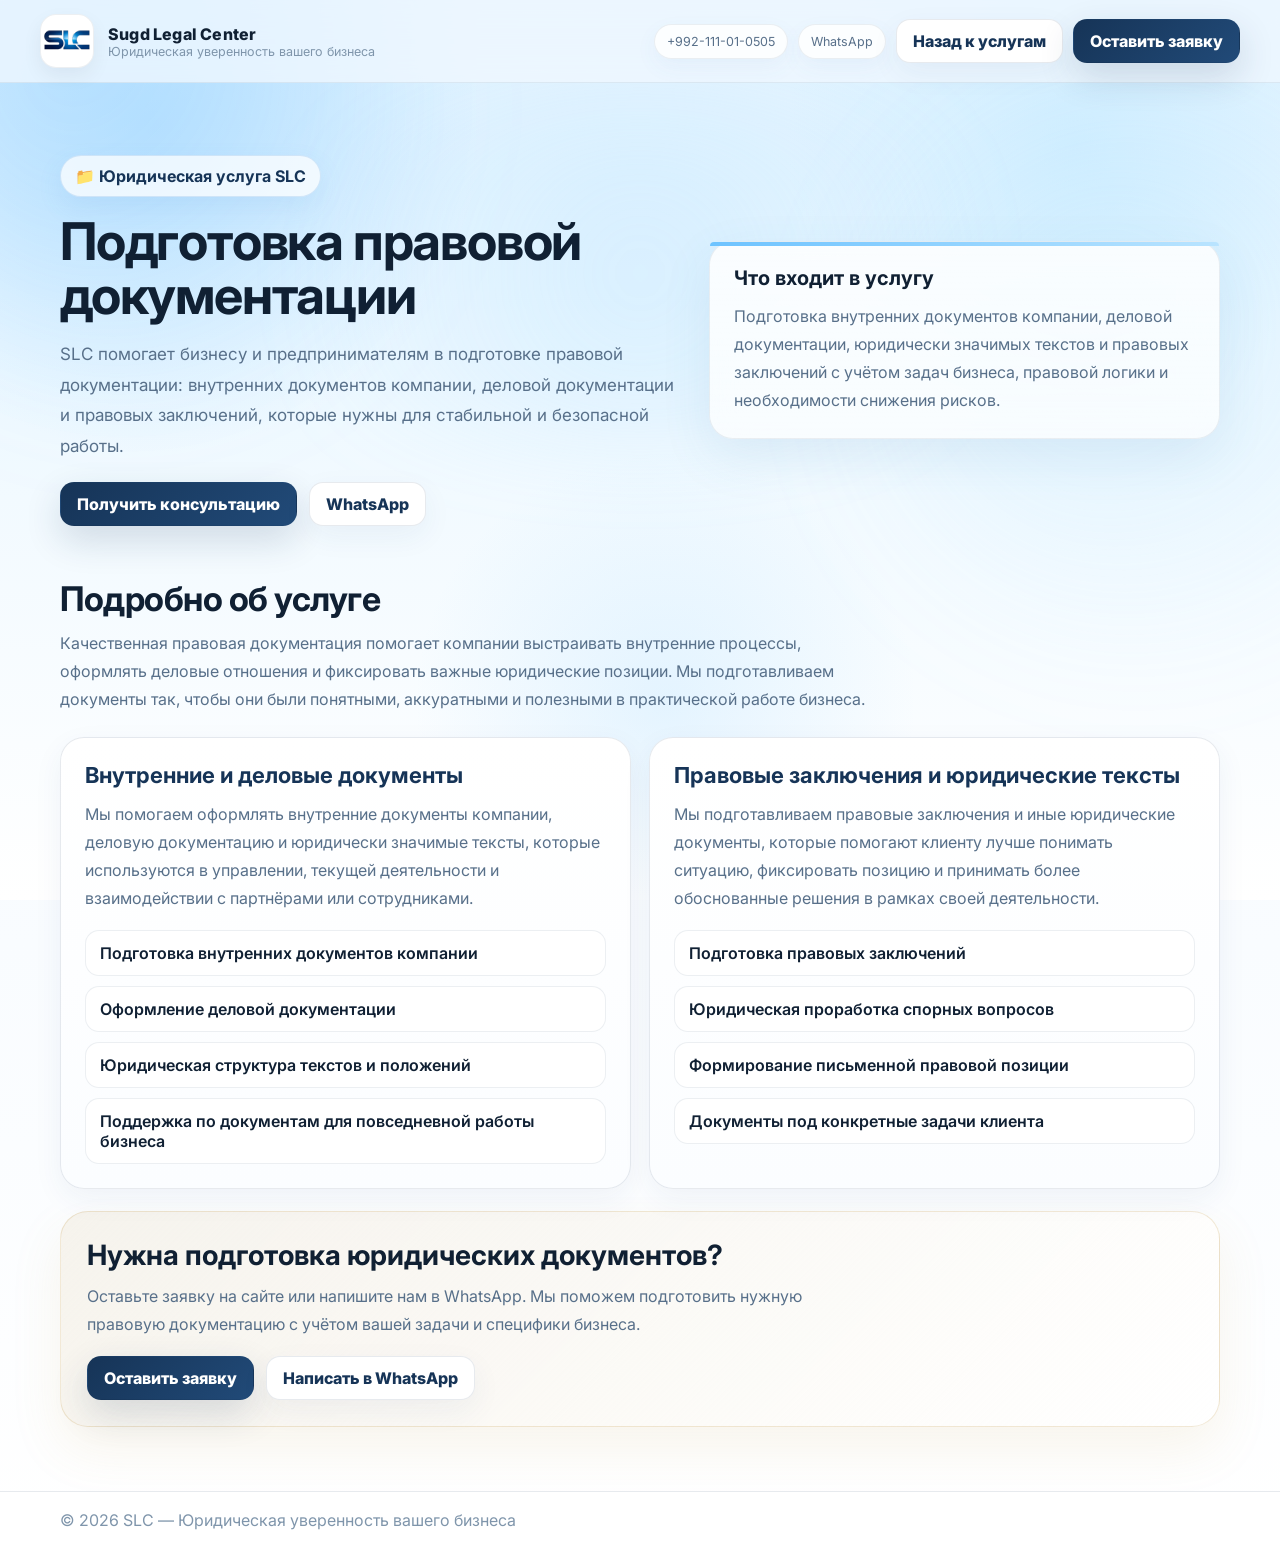
<file: legal-docs.html>
<!DOCTYPE html>
<html lang="ru">
<head>
  <meta charset="UTF-8" />
  <meta name="viewport" content="width=device-width, initial-scale=1.0" />
  <title>Подготовка правовой документации — SLC</title>
  <meta name="description" content="SLC — подготовка правовой документации: внутренние документы компании, деловая документация и правовые заключения." />
  <link rel="icon" type="image/png" href="logo.png" />
  <link rel="preconnect" href="https://fonts.googleapis.com" />
  <link rel="preconnect" href="https://fonts.gstatic.com" crossorigin />
  <link href="https://fonts.googleapis.com/css2?family=Inter:wght@400;500;600;700;800;900&display=swap" rel="stylesheet" />
  <style>
    :root{
      --bg:#eaf6ff;
      --bg2:#f7fbff;
      --text:#102033;
      --muted:#58708a;
      --muted2:#7f95ab;
      --navy:#163457;
      --navy2:#214a78;
      --gold:#c39a49;
      --gold2:#e1c27a;
      --line:rgba(22,52,87,.10);
      --line2:rgba(195,154,73,.18);
      --shadow:0 24px 70px rgba(33,74,120,.10);
      --shadow-sm:0 10px 30px rgba(33,74,120,.06);
      --radius:24px;
      --ease:cubic-bezier(.2,.8,.2,1);
    }

    *{box-sizing:border-box}
    html{scroll-behavior:smooth}
    body{
      margin:0;
      font-family:Inter,system-ui,-apple-system,Segoe UI,Roboto,Arial,sans-serif;
      color:var(--text);
      background:linear-gradient(180deg,var(--bg),var(--bg2) 48%, #ffffff 100%);
      overflow-x:hidden;
    }

    a{color:inherit;text-decoration:none}
    .container{max-width:1200px;margin:0 auto;padding:0 20px}

    .bg{
      position:fixed;
      inset:0;
      z-index:-2;
      overflow:hidden;
      background:
        radial-gradient(circle at 12% 14%, rgba(118,196,255,.30), transparent 24%),
        radial-gradient(circle at 84% 16%, rgba(174,227,255,.34), transparent 22%),
        radial-gradient(circle at 52% 78%, rgba(133,204,255,.18), transparent 26%),
        linear-gradient(180deg,#dff2ff 0%, #edf8ff 38%, #ffffff 100%);
    }

    .blob{
      position:absolute;
      border-radius:50%;
      filter:blur(80px);
      opacity:.52;
      animation:skyFloat 16s var(--ease) infinite alternate;
    }

    .b1{
      width:520px;
      height:520px;
      top:-140px;
      left:-120px;
      background:radial-gradient(circle at 35% 35%, rgba(93,185,255,.42), rgba(93,185,255,0));
    }

    .b2{
      width:500px;
      height:500px;
      right:-120px;
      top:120px;
      background:radial-gradient(circle at 35% 35%, rgba(162,221,255,.42), rgba(162,221,255,0));
      animation-duration:20s;
    }

    @keyframes skyFloat{
      from{transform:translate3d(0,0,0) scale(1)}
      to{transform:translate3d(42px,26px,0) scale(1.08)}
    }

    .top{
      position:sticky;
      top:0;
      z-index:50;
      backdrop-filter:blur(16px);
      background:rgba(240,248,255,.78);
      border-bottom:1px solid rgba(22,52,87,.08);
    }

    .top-inner{
      display:flex;
      align-items:center;
      justify-content:space-between;
      gap:14px;
      padding:14px 0;
    }

    .brand{
      display:flex;
      align-items:center;
      gap:14px;
    }

    .logo{
      width:54px;
      height:54px;
      border-radius:16px;
      display:flex;
      align-items:center;
      justify-content:center;
      background:#fff;
      border:1px solid rgba(22,52,87,.08);
      overflow:hidden;
      box-shadow:0 8px 20px rgba(17,24,39,.06);
    }

    .logo img{
      width:100%;
      height:100%;
      object-fit:contain;
    }

    .brand-title{
      font-weight:800;
      letter-spacing:.2px;
    }

    .brand-sub{
      color:var(--muted2);
      font-size:12.5px;
    }

    .top-actions{
      display:flex;
      align-items:center;
      gap:10px;
      flex-wrap:wrap;
      justify-content:flex-end;
    }

    .chip{
      padding:9px 12px;
      border-radius:999px;
      border:1px solid rgba(22,52,87,.08);
      background:rgba(255,255,255,.84);
      color:var(--muted);
      font-size:12.5px;
      box-shadow:0 8px 22px rgba(61,125,181,.06);
    }

    .btn{
      padding:11px 16px;
      border-radius:14px;
      background:linear-gradient(135deg,var(--navy),var(--navy2));
      color:#fff;
      font-weight:800;
      border:1px solid transparent;
      box-shadow:0 14px 36px rgba(20,52,87,.16);
      transition:transform .25s var(--ease), box-shadow .25s var(--ease);
      display:inline-flex;
      align-items:center;
      justify-content:center;
    }

    .btn:hover{
      transform:translateY(-2px);
      box-shadow:0 18px 40px rgba(20,52,87,.22);
    }

    .btn.ghost{
      background:#fff;
      color:var(--navy);
      border:1px solid var(--line);
      box-shadow:var(--shadow-sm);
    }

    .hero{
      padding:72px 0 24px;
      position:relative;
    }

    .hero::after{
      content:"";
      position:absolute;
      left:50%;
      top:10px;
      transform:translateX(-50%);
      width:72%;
      height:360px;
      border-radius:50%;
      background:radial-gradient(circle, rgba(149,214,255,.22), rgba(149,214,255,0) 70%);
      filter:blur(40px);
      z-index:-1;
      pointer-events:none;
    }

    .hero-grid{
      display:grid;
      grid-template-columns:1.1fr .9fr;
      gap:24px;
      align-items:center;
    }

    .badge{
      display:inline-flex;
      align-items:center;
      gap:10px;
      padding:10px 14px;
      border-radius:999px;
      background:rgba(255,255,255,.72);
      border:1px solid rgba(79,150,217,.20);
      color:var(--navy);
      font-weight:700;
      margin-bottom:18px;
      box-shadow:0 10px 26px rgba(79,150,217,.10);
    }

    h1{
      font-size:52px;
      line-height:1.04;
      margin:0 0 16px;
      letter-spacing:-1.2px;
      max-width:760px;
    }

    .lead{
      color:var(--muted);
      font-size:17px;
      line-height:1.8;
      margin:0 0 20px;
      max-width:760px;
    }

    .glass{
      background:linear-gradient(180deg, rgba(255,255,255,.86), rgba(255,255,255,.72));
      border:1px solid rgba(22,52,87,.08);
      border-radius:var(--radius);
      box-shadow:0 18px 50px rgba(61,125,181,.10);
      backdrop-filter:blur(18px);
    }

    .hero-card{
      padding:24px;
    }

    .hero-card::before{
      content:"";
      display:block;
      height:4px;
      margin:-24px -24px 20px;
      background:linear-gradient(90deg,#6dc3ff,#b9e4ff);
      border-top-left-radius:24px;
      border-top-right-radius:24px;
    }

    .hero-card h3{
      margin:0 0 12px;
      font-size:20px;
    }

    .hero-card p{
      margin:0;
      color:var(--muted);
      line-height:1.75;
    }

    .section{
      padding:28px 0 64px;
    }

    .section-title{
      font-size:34px;
      margin:0 0 10px;
      letter-spacing:-.5px;
    }

    .section-sub{
      color:var(--muted);
      line-height:1.75;
      max-width:820px;
      margin:0 0 24px;
    }

    .grid-2{
      display:grid;
      grid-template-columns:1fr 1fr;
      gap:18px;
    }

    .card{
      padding:24px;
      border-radius:24px;
      background:linear-gradient(180deg,#fff,#fbfdff);
      border:1px solid var(--line);
      box-shadow:var(--shadow-sm);
    }

    .card h3{
      margin:0 0 12px;
      font-size:22px;
      color:var(--navy);
    }

    .card p{
      margin:0;
      color:var(--muted);
      line-height:1.75;
    }

    .list{
      display:grid;
      gap:10px;
      margin-top:18px;
    }

    .list-item{
      padding:12px 14px;
      border-radius:14px;
      background:rgba(255,255,255,.82);
      border:1px solid rgba(22,52,87,.08);
      color:var(--text);
      font-weight:600;
    }

    .cta-box{
      margin-top:22px;
      padding:26px;
      border-radius:28px;
      background:linear-gradient(135deg, rgba(195,154,73,.10), rgba(255,255,255,.96));
      border:1px solid rgba(195,154,73,.22);
      box-shadow:0 22px 52px rgba(195,154,73,.10);
    }

    .cta-box h3{
      margin:0 0 10px;
      font-size:28px;
    }

    .cta-box p{
      margin:0 0 18px;
      color:var(--muted);
      line-height:1.75;
      max-width:760px;
    }

    .cta-row{
      display:flex;
      gap:12px;
      flex-wrap:wrap;
    }

    .footer{
      border-top:1px solid var(--line);
      padding:18px 0;
      color:var(--muted2);
      background:rgba(255,255,255,.56);
    }

    .footer-inner{
      display:flex;
      align-items:center;
      justify-content:space-between;
      gap:10px;
      flex-wrap:wrap;
    }

    @media (max-width: 980px){
      .hero-grid{grid-template-columns:1fr}
      .grid-2{grid-template-columns:1fr}
      h1{font-size:40px}
    }

    @media (max-width: 640px){
      h1{font-size:34px}
      .top-inner{align-items:flex-start}
    }
  </style>
</head>
<body>

  <div class="bg">
    <div class="blob b1"></div>
    <div class="blob b2"></div>
  </div>

  <header class="top">
    <div class="container top-inner">
      <div class="brand">
        <div class="logo">
          <img src="logo.png" alt="SLC Logo" />
        </div>
        <div>
          <div class="brand-title">Sugd Legal Center</div>
          <div class="brand-sub">Юридическая уверенность вашего бизнеса</div>
        </div>
      </div>

      <div class="top-actions">
        <a class="chip" href="tel:+992111010505">+992-111-01-0505</a>
        <a class="chip" href="https://wa.me/992111010505" target="_blank" rel="noopener">WhatsApp</a>
        <a class="btn ghost" href="index.html#services">Назад к услугам</a>
        <a class="btn" href="index.html#contact">Оставить заявку</a>
      </div>
    </div>
  </header>

  <main>
    <section class="hero">
      <div class="container hero-grid">
        <div>
          <div class="badge">📁 Юридическая услуга SLC</div>
          <h1>Подготовка правовой документации</h1>
          <p class="lead">
            SLC помогает бизнесу и предпринимателям в подготовке правовой документации: внутренних документов компании, деловой документации и правовых заключений, которые нужны для стабильной и безопасной работы.
          </p>

          <div class="cta-row">
            <a class="btn" href="index.html#contact">Получить консультацию</a>
            <a class="btn ghost" href="https://wa.me/992111010505" target="_blank" rel="noopener">WhatsApp</a>
          </div>
        </div>

        <div class="glass hero-card">
          <h3>Что входит в услугу</h3>
          <p>
            Подготовка внутренних документов компании, деловой документации, юридически значимых текстов и правовых заключений с учётом задач бизнеса, правовой логики и необходимости снижения рисков.
          </p>
        </div>
      </div>
    </section>

    <section class="section">
      <div class="container">
        <h2 class="section-title">Подробно об услуге</h2>
        <p class="section-sub">
          Качественная правовая документация помогает компании выстраивать внутренние процессы, оформлять деловые отношения и фиксировать важные юридические позиции. Мы подготавливаем документы так, чтобы они были понятными, аккуратными и полезными в практической работе бизнеса.
        </p>

        <div class="grid-2">
          <div class="card">
            <h3>Внутренние и деловые документы</h3>
            <p>
              Мы помогаем оформлять внутренние документы компании, деловую документацию и юридически значимые тексты, которые используются в управлении, текущей деятельности и взаимодействии с партнёрами или сотрудниками.
            </p>

            <div class="list">
              <div class="list-item">Подготовка внутренних документов компании</div>
              <div class="list-item">Оформление деловой документации</div>
              <div class="list-item">Юридическая структура текстов и положений</div>
              <div class="list-item">Поддержка по документам для повседневной работы бизнеса</div>
            </div>
          </div>

          <div class="card">
            <h3>Правовые заключения и юридические тексты</h3>
            <p>
              Мы подготавливаем правовые заключения и иные юридические документы, которые помогают клиенту лучше понимать ситуацию, фиксировать позицию и принимать более обоснованные решения в рамках своей деятельности.
            </p>

            <div class="list">
              <div class="list-item">Подготовка правовых заключений</div>
              <div class="list-item">Юридическая проработка спорных вопросов</div>
              <div class="list-item">Формирование письменной правовой позиции</div>
              <div class="list-item">Документы под конкретные задачи клиента</div>
            </div>
          </div>
        </div>

        <div class="cta-box">
          <h3>Нужна подготовка юридических документов?</h3>
          <p>
            Оставьте заявку на сайте или напишите нам в WhatsApp. Мы поможем подготовить нужную правовую документацию с учётом вашей задачи и специфики бизнеса.
          </p>

          <div class="cta-row">
            <a class="btn" href="index.html#contact">Оставить заявку</a>
            <a class="btn ghost" href="https://wa.me/992111010505" target="_blank" rel="noopener">Написать в WhatsApp</a>
          </div>
        </div>
      </div>
    </section>

    <footer class="footer">
      <div class="container footer-inner">
        <div>© <span id="year"></span> SLC — Юридическая уверенность вашего бизнеса</div>
      </div>
    </footer>
  </main>

  <script>
    const yearEl = document.getElementById("year");
    if (yearEl) yearEl.textContent = new Date().getFullYear();
  </script>
</body>
</html>
</file>
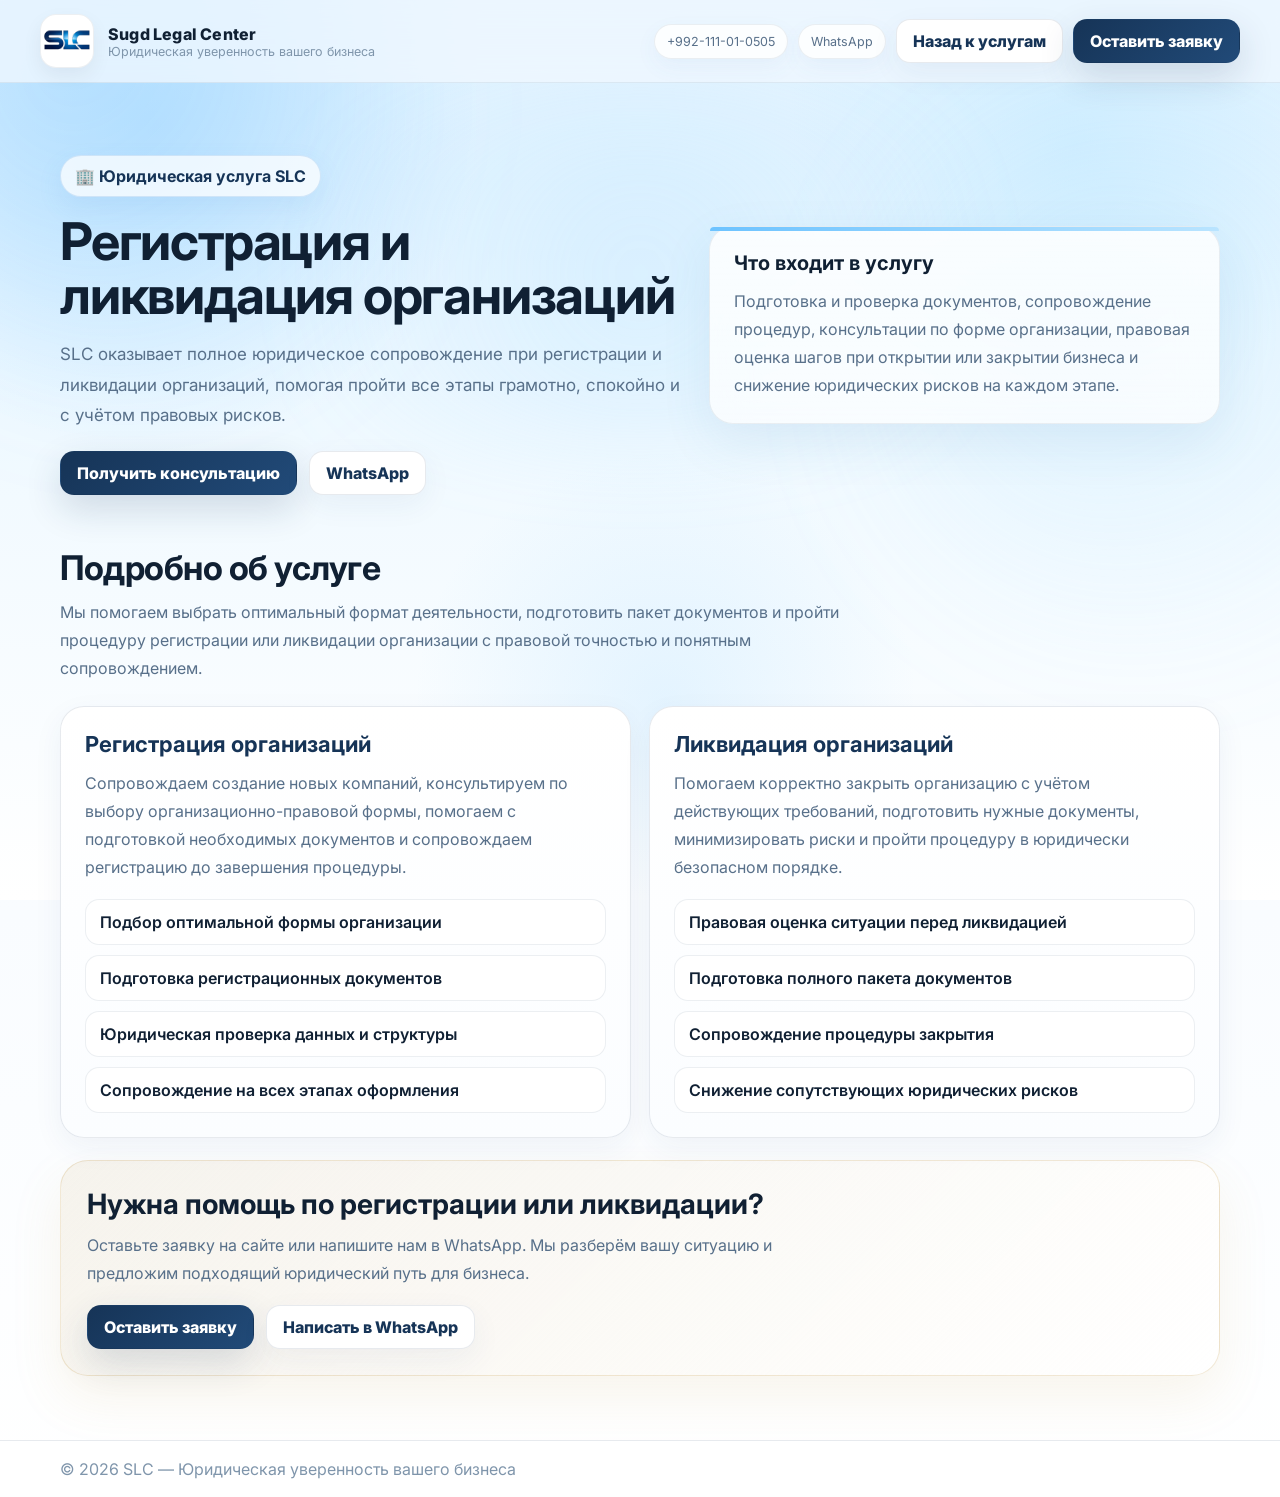
<file: registration.html>
<!DOCTYPE html>
<html lang="ru">
<head>
  <meta charset="UTF-8" />
  <meta name="viewport" content="width=device-width, initial-scale=1.0" />
  <title>Регистрация и ликвидация организаций — SLC</title>
  <meta name="description" content="SLC — регистрация и ликвидация организаций: подготовка документов, сопровождение процедур и юридическая безопасность." />
  <link rel="icon" type="image/png" href="logo.png" />
  <link rel="preconnect" href="https://fonts.googleapis.com" />
  <link rel="preconnect" href="https://fonts.gstatic.com" crossorigin />
  <link href="https://fonts.googleapis.com/css2?family=Inter:wght@400;500;600;700;800;900&display=swap" rel="stylesheet" />

  <script type="application/ld+json">
  {
    "@context": "https://schema.org",
    "@type": "BreadcrumbList",
    "itemListElement": [
      {
        "@type": "ListItem",
        "position": 1,
        "name": "Главная",
        "item": "https://printtexttj-lab.github.io/sugdlegal-center/"
      },
      {
        "@type": "ListItem",
        "position": 2,
        "name": "Юридические услуги",
        "item": "https://printtexttj-lab.github.io/sugdlegal-center/#services"
      },
      {
        "@type": "ListItem",
        "position": 3,
        "name": "Регистрация и ликвидация организаций",
        "item": "https://printtexttj-lab.github.io/sugdlegal-center/registration.html"
      }
    ]
  }
  </script>

  <script type="application/ld+json">
  {
    "@context": "https://schema.org",
    "@type": "Service",
    "name": "Регистрация и ликвидация организаций",
    "serviceType": "Юридические услуги",
    "description": "Подготовка документов, сопровождение процедур и юридическая безопасность при регистрации и ликвидации организаций.",
    "url": "https://printtexttj-lab.github.io/sugdlegal-center/registration.html",
    "areaServed": "Tajikistan",
    "provider": {
      "@type": "LegalService",
      "name": "Sughd Legal Center",
      "url": "https://printtexttj-lab.github.io/sugdlegal-center/",
      "telephone": "+992111010505",
      "email": "sughdlegalcenter@gmail.com"
    }
  }
  </script>

  <style>
    :root{
      --bg:#eaf6ff;
      --bg2:#f7fbff;
      --text:#102033;
      --muted:#58708a;
      --muted2:#7f95ab;
      --navy:#163457;
      --navy2:#214a78;
      --gold:#c39a49;
      --gold2:#e1c27a;
      --line:rgba(22,52,87,.10);
      --line2:rgba(195,154,73,.18);
      --shadow:0 24px 70px rgba(33,74,120,.10);
      --shadow-sm:0 10px 30px rgba(33,74,120,.06);
      --radius:24px;
      --ease:cubic-bezier(.2,.8,.2,1);
    }

    *{box-sizing:border-box}
    html{scroll-behavior:smooth}
    body{
      margin:0;
      font-family:Inter,system-ui,-apple-system,Segoe UI,Roboto,Arial,sans-serif;
      color:var(--text);
      background:linear-gradient(180deg,var(--bg),var(--bg2) 48%, #ffffff 100%);
      overflow-x:hidden;
    }

    a{color:inherit;text-decoration:none}
    .container{max-width:1200px;margin:0 auto;padding:0 20px}

    .bg{
      position:fixed;
      inset:0;
      z-index:-2;
      overflow:hidden;
      background:
        radial-gradient(circle at 12% 14%, rgba(118,196,255,.30), transparent 24%),
        radial-gradient(circle at 84% 16%, rgba(174,227,255,.34), transparent 22%),
        radial-gradient(circle at 52% 78%, rgba(133,204,255,.18), transparent 26%),
        linear-gradient(180deg,#dff2ff 0%, #edf8ff 38%, #ffffff 100%);
    }

    .blob{
      position:absolute;
      border-radius:50%;
      filter:blur(80px);
      opacity:.52;
      animation:skyFloat 16s var(--ease) infinite alternate;
    }

    .b1{
      width:520px;
      height:520px;
      top:-140px;
      left:-120px;
      background:radial-gradient(circle at 35% 35%, rgba(93,185,255,.42), rgba(93,185,255,0));
    }

    .b2{
      width:500px;
      height:500px;
      right:-120px;
      top:120px;
      background:radial-gradient(circle at 35% 35%, rgba(162,221,255,.42), rgba(162,221,255,0));
      animation-duration:20s;
    }

    @keyframes skyFloat{
      from{transform:translate3d(0,0,0) scale(1)}
      to{transform:translate3d(42px,26px,0) scale(1.08)}
    }

    .top{
      position:sticky;
      top:0;
      z-index:50;
      backdrop-filter:blur(16px);
      background:rgba(240,248,255,.78);
      border-bottom:1px solid rgba(22,52,87,.08);
    }

    .top-inner{
      display:flex;
      align-items:center;
      justify-content:space-between;
      gap:14px;
      padding:14px 0;
    }

    .brand{
      display:flex;
      align-items:center;
      gap:14px;
    }

    .logo{
      width:54px;
      height:54px;
      border-radius:16px;
      display:flex;
      align-items:center;
      justify-content:center;
      background:#fff;
      border:1px solid rgba(22,52,87,.08);
      overflow:hidden;
      box-shadow:0 8px 20px rgba(17,24,39,.06);
    }

    .logo img{
      width:100%;
      height:100%;
      object-fit:contain;
    }

    .brand-title{
      font-weight:800;
      letter-spacing:.2px;
    }

    .brand-sub{
      color:var(--muted2);
      font-size:12.5px;
    }

    .top-actions{
      display:flex;
      align-items:center;
      gap:10px;
      flex-wrap:wrap;
      justify-content:flex-end;
    }

    .chip{
      padding:9px 12px;
      border-radius:999px;
      border:1px solid rgba(22,52,87,.08);
      background:rgba(255,255,255,.84);
      color:var(--muted);
      font-size:12.5px;
      box-shadow:0 8px 22px rgba(61,125,181,.06);
    }

    .btn{
      padding:11px 16px;
      border-radius:14px;
      background:linear-gradient(135deg,var(--navy),var(--navy2));
      color:#fff;
      font-weight:800;
      border:1px solid transparent;
      box-shadow:0 14px 36px rgba(20,52,87,.16);
      transition:transform .25s var(--ease), box-shadow .25s var(--ease);
      display:inline-flex;
      align-items:center;
      justify-content:center;
    }

    .btn:hover{
      transform:translateY(-2px);
      box-shadow:0 18px 40px rgba(20,52,87,.22);
    }

    .btn.ghost{
      background:#fff;
      color:var(--navy);
      border:1px solid var(--line);
      box-shadow:var(--shadow-sm);
    }

    .hero{
      padding:72px 0 24px;
      position:relative;
    }

    .hero::after{
      content:"";
      position:absolute;
      left:50%;
      top:10px;
      transform:translateX(-50%);
      width:72%;
      height:360px;
      border-radius:50%;
      background:radial-gradient(circle, rgba(149,214,255,.22), rgba(149,214,255,0) 70%);
      filter:blur(40px);
      z-index:-1;
      pointer-events:none;
    }

    .hero-grid{
      display:grid;
      grid-template-columns:1.1fr .9fr;
      gap:24px;
      align-items:center;
    }

    .badge{
      display:inline-flex;
      align-items:center;
      gap:10px;
      padding:10px 14px;
      border-radius:999px;
      background:rgba(255,255,255,.72);
      border:1px solid rgba(79,150,217,.20);
      color:var(--navy);
      font-weight:700;
      margin-bottom:18px;
      box-shadow:0 10px 26px rgba(79,150,217,.10);
    }

    h1{
      font-size:52px;
      line-height:1.04;
      margin:0 0 16px;
      letter-spacing:-1.2px;
      max-width:760px;
    }

    .lead{
      color:var(--muted);
      font-size:17px;
      line-height:1.8;
      margin:0 0 20px;
      max-width:760px;
    }

    .glass{
      background:linear-gradient(180deg, rgba(255,255,255,.86), rgba(255,255,255,.72));
      border:1px solid rgba(22,52,87,.08);
      border-radius:var(--radius);
      box-shadow:0 18px 50px rgba(61,125,181,.10);
      backdrop-filter:blur(18px);
    }

    .hero-card{
      padding:24px;
    }

    .hero-card::before{
      content:"";
      display:block;
      height:4px;
      margin:-24px -24px 20px;
      background:linear-gradient(90deg,#6dc3ff,#b9e4ff);
      border-top-left-radius:24px;
      border-top-right-radius:24px;
    }

    .hero-card h3{
      margin:0 0 12px;
      font-size:20px;
    }

    .hero-card p{
      margin:0;
      color:var(--muted);
      line-height:1.75;
    }

    .section{
      padding:28px 0 64px;
    }

    .section-title{
      font-size:34px;
      margin:0 0 10px;
      letter-spacing:-.5px;
    }

    .section-sub{
      color:var(--muted);
      line-height:1.75;
      max-width:820px;
      margin:0 0 24px;
    }

    .grid-2{
      display:grid;
      grid-template-columns:1fr 1fr;
      gap:18px;
    }

    .card{
      padding:24px;
      border-radius:24px;
      background:linear-gradient(180deg,#fff,#fbfdff);
      border:1px solid var(--line);
      box-shadow:var(--shadow-sm);
    }

    .card h3{
      margin:0 0 12px;
      font-size:22px;
      color:var(--navy);
    }

    .card p{
      margin:0;
      color:var(--muted);
      line-height:1.75;
    }

    .list{
      display:grid;
      gap:10px;
      margin-top:18px;
    }

    .list-item{
      padding:12px 14px;
      border-radius:14px;
      background:rgba(255,255,255,.82);
      border:1px solid rgba(22,52,87,.08);
      color:var(--text);
      font-weight:600;
    }

    .cta-box{
      margin-top:22px;
      padding:26px;
      border-radius:28px;
      background:linear-gradient(135deg, rgba(195,154,73,.10), rgba(255,255,255,.96));
      border:1px solid rgba(195,154,73,.22);
      box-shadow:0 22px 52px rgba(195,154,73,.10);
    }

    .cta-box h3{
      margin:0 0 10px;
      font-size:28px;
    }

    .cta-box p{
      margin:0 0 18px;
      color:var(--muted);
      line-height:1.75;
      max-width:760px;
    }

    .cta-row{
      display:flex;
      gap:12px;
      flex-wrap:wrap;
    }

    .footer{
      border-top:1px solid var(--line);
      padding:18px 0;
      color:var(--muted2);
      background:rgba(255,255,255,.56);
    }

    .footer-inner{
      display:flex;
      align-items:center;
      justify-content:space-between;
      gap:10px;
      flex-wrap:wrap;
    }

    @media (max-width: 980px){
      .hero-grid{grid-template-columns:1fr}
      .grid-2{grid-template-columns:1fr}
      h1{font-size:40px}
    }

    @media (max-width: 640px){
      h1{font-size:34px}
      .top-inner{align-items:flex-start}
    }
  </style>
</head>
<body>

  <div class="bg">
    <div class="blob b1"></div>
    <div class="blob b2"></div>
  </div>

  <header class="top">
    <div class="container top-inner">
      <div class="brand">
        <div class="logo">
          <img src="logo.png" alt="SLC Logo" />
        </div>
        <div>
          <div class="brand-title">Sugd Legal Center</div>
          <div class="brand-sub">Юридическая уверенность вашего бизнеса</div>
        </div>
      </div>

      <div class="top-actions">
        <a class="chip" href="tel:+992111010505">+992-111-01-0505</a>
        <a class="chip" href="https://wa.me/992111010505" target="_blank" rel="noopener">WhatsApp</a>
        <a class="btn ghost" href="index.html#services">Назад к услугам</a>
        <a class="btn" href="index.html#contact">Оставить заявку</a>
      </div>
    </div>
  </header>

  <main>
    <section class="hero">
      <div class="container hero-grid">
        <div>
          <div class="badge">🏢 Юридическая услуга SLC</div>
          <h1>Регистрация и ликвидация организаций</h1>
          <p class="lead">
            SLC оказывает полное юридическое сопровождение при регистрации и ликвидации организаций, помогая пройти все этапы грамотно, спокойно и с учётом правовых рисков.
          </p>

          <div class="cta-row">
            <a class="btn" href="index.html#contact">Получить консультацию</a>
            <a class="btn ghost" href="https://wa.me/992111010505" target="_blank" rel="noopener">WhatsApp</a>
          </div>
        </div>

        <div class="glass hero-card">
          <h3>Что входит в услугу</h3>
          <p>
            Подготовка и проверка документов, сопровождение процедур, консультации по форме организации, правовая оценка шагов при открытии или закрытии бизнеса и снижение юридических рисков на каждом этапе.
          </p>
        </div>
      </div>
    </section>

    <section class="section">
      <div class="container">
        <h2 class="section-title">Подробно об услуге</h2>
        <p class="section-sub">
          Мы помогаем выбрать оптимальный формат деятельности, подготовить пакет документов и пройти процедуру регистрации или ликвидации организации с правовой точностью и понятным сопровождением.
        </p>

        <div class="grid-2">
          <div class="card">
            <h3>Регистрация организаций</h3>
            <p>
              Сопровождаем создание новых компаний, консультируем по выбору организационно-правовой формы, помогаем с подготовкой необходимых документов и сопровождаем регистрацию до завершения процедуры.
            </p>

            <div class="list">
              <div class="list-item">Подбор оптимальной формы организации</div>
              <div class="list-item">Подготовка регистрационных документов</div>
              <div class="list-item">Юридическая проверка данных и структуры</div>
              <div class="list-item">Сопровождение на всех этапах оформления</div>
            </div>
          </div>

          <div class="card">
            <h3>Ликвидация организаций</h3>
            <p>
              Помогаем корректно закрыть организацию с учётом действующих требований, подготовить нужные документы, минимизировать риски и пройти процедуру в юридически безопасном порядке.
            </p>

            <div class="list">
              <div class="list-item">Правовая оценка ситуации перед ликвидацией</div>
              <div class="list-item">Подготовка полного пакета документов</div>
              <div class="list-item">Сопровождение процедуры закрытия</div>
              <div class="list-item">Снижение сопутствующих юридических рисков</div>
            </div>
          </div>
        </div>

        <div class="cta-box">
          <h3>Нужна помощь по регистрации или ликвидации?</h3>
          <p>
            Оставьте заявку на сайте или напишите нам в WhatsApp. Мы разберём вашу ситуацию и предложим подходящий юридический путь для бизнеса.
          </p>

          <div class="cta-row">
            <a class="btn" href="index.html#contact">Оставить заявку</a>
            <a class="btn ghost" href="https://wa.me/992111010505" target="_blank" rel="noopener">Написать в WhatsApp</a>
          </div>
        </div>
      </div>
    </section>

    <footer class="footer">
      <div class="container footer-inner">
        <div>© <span id="year"></span> SLC — Юридическая уверенность вашего бизнеса</div>
      </div>
    </footer>
  </main>

  <script>
    const yearEl = document.getElementById("year");
    if (yearEl) yearEl.textContent = new Date().getFullYear();
  </script>
</body>
</html>
</file>
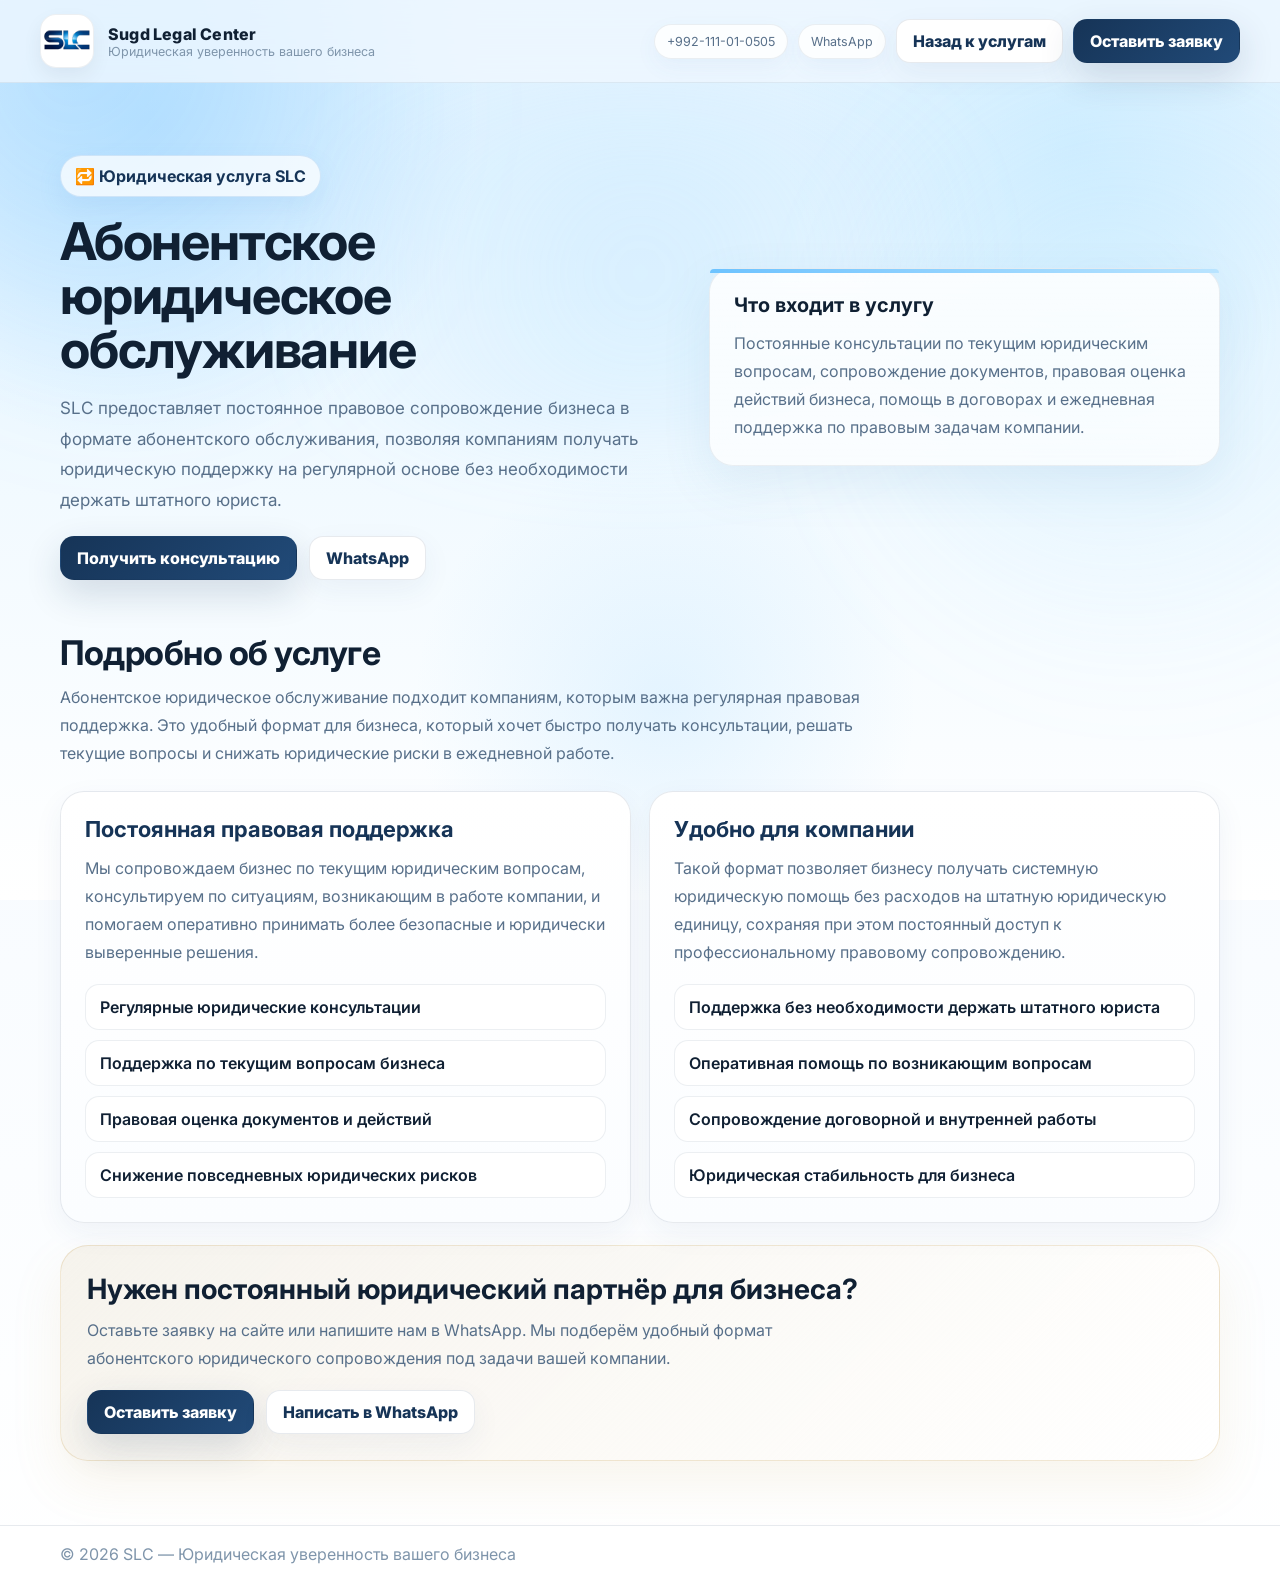
<file: subscription-legal.html>
<!DOCTYPE html>
<html lang="ru">
<head>
  <meta charset="UTF-8" />
  <meta name="viewport" content="width=device-width, initial-scale=1.0" />
  <title>Абонентское юридическое обслуживание — SLC</title>
  <meta name="description" content="SLC — абонентское юридическое обслуживание: постоянное правовое сопровождение бизнеса без необходимости держать штатного юриста." />
  <link rel="icon" type="image/png" href="logo.png" />
  <link rel="preconnect" href="https://fonts.googleapis.com" />
  <link rel="preconnect" href="https://fonts.gstatic.com" crossorigin />
  <link href="https://fonts.googleapis.com/css2?family=Inter:wght@400;500;600;700;800;900&display=swap" rel="stylesheet" />
  <style>
    :root{
      --bg:#eaf6ff;
      --bg2:#f7fbff;
      --text:#102033;
      --muted:#58708a;
      --muted2:#7f95ab;
      --navy:#163457;
      --navy2:#214a78;
      --gold:#c39a49;
      --gold2:#e1c27a;
      --line:rgba(22,52,87,.10);
      --line2:rgba(195,154,73,.18);
      --shadow:0 24px 70px rgba(33,74,120,.10);
      --shadow-sm:0 10px 30px rgba(33,74,120,.06);
      --radius:24px;
      --ease:cubic-bezier(.2,.8,.2,1);
    }

    *{box-sizing:border-box}
    html{scroll-behavior:smooth}
    body{
      margin:0;
      font-family:Inter,system-ui,-apple-system,Segoe UI,Roboto,Arial,sans-serif;
      color:var(--text);
      background:linear-gradient(180deg,var(--bg),var(--bg2) 48%, #ffffff 100%);
      overflow-x:hidden;
    }

    a{color:inherit;text-decoration:none}
    .container{max-width:1200px;margin:0 auto;padding:0 20px}

    .bg{
      position:fixed;
      inset:0;
      z-index:-2;
      overflow:hidden;
      background:
        radial-gradient(circle at 12% 14%, rgba(118,196,255,.30), transparent 24%),
        radial-gradient(circle at 84% 16%, rgba(174,227,255,.34), transparent 22%),
        radial-gradient(circle at 52% 78%, rgba(133,204,255,.18), transparent 26%),
        linear-gradient(180deg,#dff2ff 0%, #edf8ff 38%, #ffffff 100%);
    }

    .blob{
      position:absolute;
      border-radius:50%;
      filter:blur(80px);
      opacity:.52;
      animation:skyFloat 16s var(--ease) infinite alternate;
    }

    .b1{
      width:520px;
      height:520px;
      top:-140px;
      left:-120px;
      background:radial-gradient(circle at 35% 35%, rgba(93,185,255,.42), rgba(93,185,255,0));
    }

    .b2{
      width:500px;
      height:500px;
      right:-120px;
      top:120px;
      background:radial-gradient(circle at 35% 35%, rgba(162,221,255,.42), rgba(162,221,255,0));
      animation-duration:20s;
    }

    @keyframes skyFloat{
      from{transform:translate3d(0,0,0) scale(1)}
      to{transform:translate3d(42px,26px,0) scale(1.08)}
    }

    .top{
      position:sticky;
      top:0;
      z-index:50;
      backdrop-filter:blur(16px);
      background:rgba(240,248,255,.78);
      border-bottom:1px solid rgba(22,52,87,.08);
    }

    .top-inner{
      display:flex;
      align-items:center;
      justify-content:space-between;
      gap:14px;
      padding:14px 0;
    }

    .brand{
      display:flex;
      align-items:center;
      gap:14px;
    }

    .logo{
      width:54px;
      height:54px;
      border-radius:16px;
      display:flex;
      align-items:center;
      justify-content:center;
      background:#fff;
      border:1px solid rgba(22,52,87,.08);
      overflow:hidden;
      box-shadow:0 8px 20px rgba(17,24,39,.06);
    }

    .logo img{
      width:100%;
      height:100%;
      object-fit:contain;
    }

    .brand-title{
      font-weight:800;
      letter-spacing:.2px;
    }

    .brand-sub{
      color:var(--muted2);
      font-size:12.5px;
    }

    .top-actions{
      display:flex;
      align-items:center;
      gap:10px;
      flex-wrap:wrap;
      justify-content:flex-end;
    }

    .chip{
      padding:9px 12px;
      border-radius:999px;
      border:1px solid rgba(22,52,87,.08);
      background:rgba(255,255,255,.84);
      color:var(--muted);
      font-size:12.5px;
      box-shadow:0 8px 22px rgba(61,125,181,.06);
    }

    .btn{
      padding:11px 16px;
      border-radius:14px;
      background:linear-gradient(135deg,var(--navy),var(--navy2));
      color:#fff;
      font-weight:800;
      border:1px solid transparent;
      box-shadow:0 14px 36px rgba(20,52,87,.16);
      transition:transform .25s var(--ease), box-shadow .25s var(--ease);
      display:inline-flex;
      align-items:center;
      justify-content:center;
    }

    .btn:hover{
      transform:translateY(-2px);
      box-shadow:0 18px 40px rgba(20,52,87,.22);
    }

    .btn.ghost{
      background:#fff;
      color:var(--navy);
      border:1px solid var(--line);
      box-shadow:var(--shadow-sm);
    }

    .hero{
      padding:72px 0 24px;
      position:relative;
    }

    .hero::after{
      content:"";
      position:absolute;
      left:50%;
      top:10px;
      transform:translateX(-50%);
      width:72%;
      height:360px;
      border-radius:50%;
      background:radial-gradient(circle, rgba(149,214,255,.22), rgba(149,214,255,0) 70%);
      filter:blur(40px);
      z-index:-1;
      pointer-events:none;
    }

    .hero-grid{
      display:grid;
      grid-template-columns:1.1fr .9fr;
      gap:24px;
      align-items:center;
    }

    .badge{
      display:inline-flex;
      align-items:center;
      gap:10px;
      padding:10px 14px;
      border-radius:999px;
      background:rgba(255,255,255,.72);
      border:1px solid rgba(79,150,217,.20);
      color:var(--navy);
      font-weight:700;
      margin-bottom:18px;
      box-shadow:0 10px 26px rgba(79,150,217,.10);
    }

    h1{
      font-size:52px;
      line-height:1.04;
      margin:0 0 16px;
      letter-spacing:-1.2px;
      max-width:760px;
    }

    .lead{
      color:var(--muted);
      font-size:17px;
      line-height:1.8;
      margin:0 0 20px;
      max-width:760px;
    }

    .glass{
      background:linear-gradient(180deg, rgba(255,255,255,.86), rgba(255,255,255,.72));
      border:1px solid rgba(22,52,87,.08);
      border-radius:var(--radius);
      box-shadow:0 18px 50px rgba(61,125,181,.10);
      backdrop-filter:blur(18px);
    }

    .hero-card{
      padding:24px;
    }

    .hero-card::before{
      content:"";
      display:block;
      height:4px;
      margin:-24px -24px 20px;
      background:linear-gradient(90deg,#6dc3ff,#b9e4ff);
      border-top-left-radius:24px;
      border-top-right-radius:24px;
    }

    .hero-card h3{
      margin:0 0 12px;
      font-size:20px;
    }

    .hero-card p{
      margin:0;
      color:var(--muted);
      line-height:1.75;
    }

    .section{
      padding:28px 0 64px;
    }

    .section-title{
      font-size:34px;
      margin:0 0 10px;
      letter-spacing:-.5px;
    }

    .section-sub{
      color:var(--muted);
      line-height:1.75;
      max-width:820px;
      margin:0 0 24px;
    }

    .grid-2{
      display:grid;
      grid-template-columns:1fr 1fr;
      gap:18px;
    }

    .card{
      padding:24px;
      border-radius:24px;
      background:linear-gradient(180deg,#fff,#fbfdff);
      border:1px solid var(--line);
      box-shadow:var(--shadow-sm);
    }

    .card h3{
      margin:0 0 12px;
      font-size:22px;
      color:var(--navy);
    }

    .card p{
      margin:0;
      color:var(--muted);
      line-height:1.75;
    }

    .list{
      display:grid;
      gap:10px;
      margin-top:18px;
    }

    .list-item{
      padding:12px 14px;
      border-radius:14px;
      background:rgba(255,255,255,.82);
      border:1px solid rgba(22,52,87,.08);
      color:var(--text);
      font-weight:600;
    }

    .cta-box{
      margin-top:22px;
      padding:26px;
      border-radius:28px;
      background:linear-gradient(135deg, rgba(195,154,73,.10), rgba(255,255,255,.96));
      border:1px solid rgba(195,154,73,.22);
      box-shadow:0 22px 52px rgba(195,154,73,.10);
    }

    .cta-box h3{
      margin:0 0 10px;
      font-size:28px;
    }

    .cta-box p{
      margin:0 0 18px;
      color:var(--muted);
      line-height:1.75;
      max-width:760px;
    }

    .cta-row{
      display:flex;
      gap:12px;
      flex-wrap:wrap;
    }

    .footer{
      border-top:1px solid var(--line);
      padding:18px 0;
      color:var(--muted2);
      background:rgba(255,255,255,.56);
    }

    .footer-inner{
      display:flex;
      align-items:center;
      justify-content:space-between;
      gap:10px;
      flex-wrap:wrap;
    }

    @media (max-width: 980px){
      .hero-grid{grid-template-columns:1fr}
      .grid-2{grid-template-columns:1fr}
      h1{font-size:40px}
    }

    @media (max-width: 640px){
      h1{font-size:34px}
      .top-inner{align-items:flex-start}
    }
  </style>
</head>
<body>

  <div class="bg">
    <div class="blob b1"></div>
    <div class="blob b2"></div>
  </div>

  <header class="top">
    <div class="container top-inner">
      <div class="brand">
        <div class="logo">
          <img src="logo.png" alt="SLC Logo" />
        </div>
        <div>
          <div class="brand-title">Sugd Legal Center</div>
          <div class="brand-sub">Юридическая уверенность вашего бизнеса</div>
        </div>
      </div>

      <div class="top-actions">
        <a class="chip" href="tel:+992111010505">+992-111-01-0505</a>
        <a class="chip" href="https://wa.me/992111010505" target="_blank" rel="noopener">WhatsApp</a>
        <a class="btn ghost" href="index.html#services">Назад к услугам</a>
        <a class="btn" href="index.html#contact">Оставить заявку</a>
      </div>
    </div>
  </header>

  <main>
    <section class="hero">
      <div class="container hero-grid">
        <div>
          <div class="badge">🔁 Юридическая услуга SLC</div>
          <h1>Абонентское юридическое обслуживание</h1>
          <p class="lead">
            SLC предоставляет постоянное правовое сопровождение бизнеса в формате абонентского обслуживания, позволяя компаниям получать юридическую поддержку на регулярной основе без необходимости держать штатного юриста.
          </p>

          <div class="cta-row">
            <a class="btn" href="index.html#contact">Получить консультацию</a>
            <a class="btn ghost" href="https://wa.me/992111010505" target="_blank" rel="noopener">WhatsApp</a>
          </div>
        </div>

        <div class="glass hero-card">
          <h3>Что входит в услугу</h3>
          <p>
            Постоянные консультации по текущим юридическим вопросам, сопровождение документов, правовая оценка действий бизнеса, помощь в договорах и ежедневная поддержка по правовым задачам компании.
          </p>
        </div>
      </div>
    </section>

    <section class="section">
      <div class="container">
        <h2 class="section-title">Подробно об услуге</h2>
        <p class="section-sub">
          Абонентское юридическое обслуживание подходит компаниям, которым важна регулярная правовая поддержка. Это удобный формат для бизнеса, который хочет быстро получать консультации, решать текущие вопросы и снижать юридические риски в ежедневной работе.
        </p>

        <div class="grid-2">
          <div class="card">
            <h3>Постоянная правовая поддержка</h3>
            <p>
              Мы сопровождаем бизнес по текущим юридическим вопросам, консультируем по ситуациям, возникающим в работе компании, и помогаем оперативно принимать более безопасные и юридически выверенные решения.
            </p>

            <div class="list">
              <div class="list-item">Регулярные юридические консультации</div>
              <div class="list-item">Поддержка по текущим вопросам бизнеса</div>
              <div class="list-item">Правовая оценка документов и действий</div>
              <div class="list-item">Снижение повседневных юридических рисков</div>
            </div>
          </div>

          <div class="card">
            <h3>Удобно для компании</h3>
            <p>
              Такой формат позволяет бизнесу получать системную юридическую помощь без расходов на штатную юридическую единицу, сохраняя при этом постоянный доступ к профессиональному правовому сопровождению.
            </p>

            <div class="list">
              <div class="list-item">Поддержка без необходимости держать штатного юриста</div>
              <div class="list-item">Оперативная помощь по возникающим вопросам</div>
              <div class="list-item">Сопровождение договорной и внутренней работы</div>
              <div class="list-item">Юридическая стабильность для бизнеса</div>
            </div>
          </div>
        </div>

        <div class="cta-box">
          <h3>Нужен постоянный юридический партнёр для бизнеса?</h3>
          <p>
            Оставьте заявку на сайте или напишите нам в WhatsApp. Мы подберём удобный формат абонентского юридического сопровождения под задачи вашей компании.
          </p>

          <div class="cta-row">
            <a class="btn" href="index.html#contact">Оставить заявку</a>
            <a class="btn ghost" href="https://wa.me/992111010505" target="_blank" rel="noopener">Написать в WhatsApp</a>
          </div>
        </div>
      </div>
    </section>

    <footer class="footer">
      <div class="container footer-inner">
        <div>© <span id="year"></span> SLC — Юридическая уверенность вашего бизнеса</div>
      </div>
    </footer>
  </main>

  <script>
    const yearEl = document.getElementById("year");
    if (yearEl) yearEl.textContent = new Date().getFullYear();
  </script>
</body>
</html>
</file>
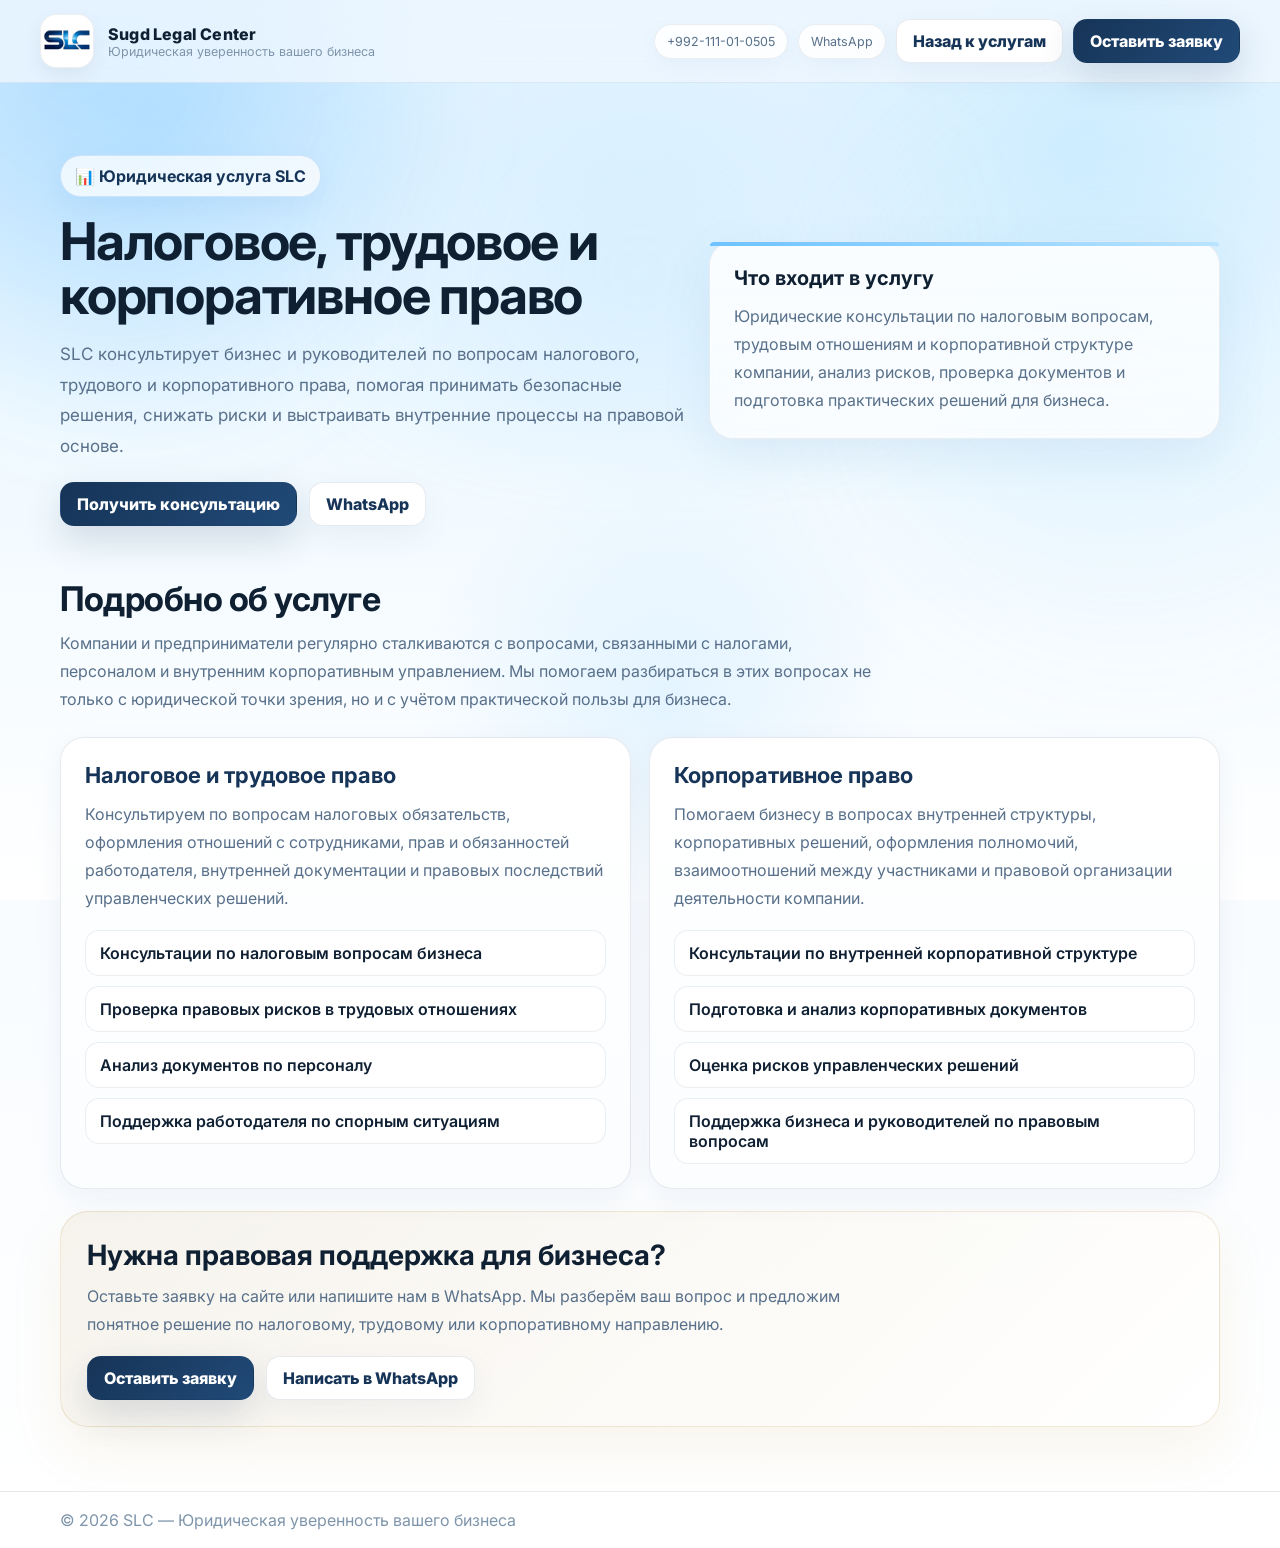
<file: tax-labor-corporate.html>
<!DOCTYPE html>
<html lang="ru">
<head>
  <meta charset="UTF-8" />
  <meta name="viewport" content="width=device-width, initial-scale=1.0" />
  <title>Налоговое, трудовое и корпоративное право — SLC</title>
  <meta name="description" content="SLC — консультации и юридическое сопровождение по налоговому, трудовому и корпоративному праву для бизнеса и руководителей." />
  <link rel="icon" type="image/png" href="logo.png" />
  <link rel="preconnect" href="https://fonts.googleapis.com" />
  <link rel="preconnect" href="https://fonts.gstatic.com" crossorigin />
  <link href="https://fonts.googleapis.com/css2?family=Inter:wght@400;500;600;700;800;900&display=swap" rel="stylesheet" />

  <script type="application/ld+json">
  {
    "@context": "https://schema.org",
    "@type": "BreadcrumbList",
    "itemListElement": [
      {
        "@type": "ListItem",
        "position": 1,
        "name": "Главная",
        "item": "https://printtexttj-lab.github.io/sugdlegal-center/"
      },
      {
        "@type": "ListItem",
        "position": 2,
        "name": "Юридические услуги",
        "item": "https://printtexttj-lab.github.io/sugdlegal-center/#services"
      },
      {
        "@type": "ListItem",
        "position": 3,
        "name": "Налоговое, трудовое и корпоративное право",
        "item": "https://printtexttj-lab.github.io/sugdlegal-center/tax-labor-corporate.html"
      }
    ]
  }
  </script>

  <script type="application/ld+json">
  {
    "@context": "https://schema.org",
    "@type": "Service",
    "name": "Налоговое, трудовое и корпоративное право",
    "serviceType": "Юридические услуги",
    "description": "Консультации и юридическое сопровождение по налоговому, трудовому и корпоративному праву для бизнеса и руководителей.",
    "url": "https://printtexttj-lab.github.io/sugdlegal-center/tax-labor-corporate.html",
    "areaServed": "Tajikistan",
    "provider": {
      "@type": "LegalService",
      "name": "Sughd Legal Center",
      "url": "https://printtexttj-lab.github.io/sugdlegal-center/",
      "telephone": "+992111010505",
      "email": "sughdlegalcenter@gmail.com"
    }
  }
  </script>
  <style>
    :root{
      --bg:#eaf6ff;
      --bg2:#f7fbff;
      --text:#102033;
      --muted:#58708a;
      --muted2:#7f95ab;
      --navy:#163457;
      --navy2:#214a78;
      --gold:#c39a49;
      --gold2:#e1c27a;
      --line:rgba(22,52,87,.10);
      --line2:rgba(195,154,73,.18);
      --shadow:0 24px 70px rgba(33,74,120,.10);
      --shadow-sm:0 10px 30px rgba(33,74,120,.06);
      --radius:24px;
      --ease:cubic-bezier(.2,.8,.2,1);
    }

    *{box-sizing:border-box}
    html{scroll-behavior:smooth}
    body{
      margin:0;
      font-family:Inter,system-ui,-apple-system,Segoe UI,Roboto,Arial,sans-serif;
      color:var(--text);
      background:linear-gradient(180deg,var(--bg),var(--bg2) 48%, #ffffff 100%);
      overflow-x:hidden;
    }

    a{color:inherit;text-decoration:none}
    .container{max-width:1200px;margin:0 auto;padding:0 20px}

    .bg{
      position:fixed;
      inset:0;
      z-index:-2;
      overflow:hidden;
      background:
        radial-gradient(circle at 12% 14%, rgba(118,196,255,.30), transparent 24%),
        radial-gradient(circle at 84% 16%, rgba(174,227,255,.34), transparent 22%),
        radial-gradient(circle at 52% 78%, rgba(133,204,255,.18), transparent 26%),
        linear-gradient(180deg,#dff2ff 0%, #edf8ff 38%, #ffffff 100%);
    }

    .blob{
      position:absolute;
      border-radius:50%;
      filter:blur(80px);
      opacity:.52;
      animation:skyFloat 16s var(--ease) infinite alternate;
    }

    .b1{
      width:520px;
      height:520px;
      top:-140px;
      left:-120px;
      background:radial-gradient(circle at 35% 35%, rgba(93,185,255,.42), rgba(93,185,255,0));
    }

    .b2{
      width:500px;
      height:500px;
      right:-120px;
      top:120px;
      background:radial-gradient(circle at 35% 35%, rgba(162,221,255,.42), rgba(162,221,255,0));
      animation-duration:20s;
    }

    @keyframes skyFloat{
      from{transform:translate3d(0,0,0) scale(1)}
      to{transform:translate3d(42px,26px,0) scale(1.08)}
    }

    .top{
      position:sticky;
      top:0;
      z-index:50;
      backdrop-filter:blur(16px);
      background:rgba(240,248,255,.78);
      border-bottom:1px solid rgba(22,52,87,.08);
    }

    .top-inner{
      display:flex;
      align-items:center;
      justify-content:space-between;
      gap:14px;
      padding:14px 0;
    }

    .brand{
      display:flex;
      align-items:center;
      gap:14px;
    }

    .logo{
      width:54px;
      height:54px;
      border-radius:16px;
      display:flex;
      align-items:center;
      justify-content:center;
      background:#fff;
      border:1px solid rgba(22,52,87,.08);
      overflow:hidden;
      box-shadow:0 8px 20px rgba(17,24,39,.06);
    }

    .logo img{
      width:100%;
      height:100%;
      object-fit:contain;
    }

    .brand-title{
      font-weight:800;
      letter-spacing:.2px;
    }

    .brand-sub{
      color:var(--muted2);
      font-size:12.5px;
    }

    .top-actions{
      display:flex;
      align-items:center;
      gap:10px;
      flex-wrap:wrap;
      justify-content:flex-end;
    }

    .chip{
      padding:9px 12px;
      border-radius:999px;
      border:1px solid rgba(22,52,87,.08);
      background:rgba(255,255,255,.84);
      color:var(--muted);
      font-size:12.5px;
      box-shadow:0 8px 22px rgba(61,125,181,.06);
    }

    .btn{
      padding:11px 16px;
      border-radius:14px;
      background:linear-gradient(135deg,var(--navy),var(--navy2));
      color:#fff;
      font-weight:800;
      border:1px solid transparent;
      box-shadow:0 14px 36px rgba(20,52,87,.16);
      transition:transform .25s var(--ease), box-shadow .25s var(--ease);
      display:inline-flex;
      align-items:center;
      justify-content:center;
    }

    .btn:hover{
      transform:translateY(-2px);
      box-shadow:0 18px 40px rgba(20,52,87,.22);
    }

    .btn.ghost{
      background:#fff;
      color:var(--navy);
      border:1px solid var(--line);
      box-shadow:var(--shadow-sm);
    }

    .hero{
      padding:72px 0 24px;
      position:relative;
    }

    .hero::after{
      content:"";
      position:absolute;
      left:50%;
      top:10px;
      transform:translateX(-50%);
      width:72%;
      height:360px;
      border-radius:50%;
      background:radial-gradient(circle, rgba(149,214,255,.22), rgba(149,214,255,0) 70%);
      filter:blur(40px);
      z-index:-1;
      pointer-events:none;
    }

    .hero-grid{
      display:grid;
      grid-template-columns:1.1fr .9fr;
      gap:24px;
      align-items:center;
    }

    .badge{
      display:inline-flex;
      align-items:center;
      gap:10px;
      padding:10px 14px;
      border-radius:999px;
      background:rgba(255,255,255,.72);
      border:1px solid rgba(79,150,217,.20);
      color:var(--navy);
      font-weight:700;
      margin-bottom:18px;
      box-shadow:0 10px 26px rgba(79,150,217,.10);
    }

    h1{
      font-size:52px;
      line-height:1.04;
      margin:0 0 16px;
      letter-spacing:-1.2px;
      max-width:760px;
    }

    .lead{
      color:var(--muted);
      font-size:17px;
      line-height:1.8;
      margin:0 0 20px;
      max-width:760px;
    }

    .glass{
      background:linear-gradient(180deg, rgba(255,255,255,.86), rgba(255,255,255,.72));
      border:1px solid rgba(22,52,87,.08);
      border-radius:var(--radius);
      box-shadow:0 18px 50px rgba(61,125,181,.10);
      backdrop-filter:blur(18px);
    }

    .hero-card{
      padding:24px;
    }

    .hero-card::before{
      content:"";
      display:block;
      height:4px;
      margin:-24px -24px 20px;
      background:linear-gradient(90deg,#6dc3ff,#b9e4ff);
      border-top-left-radius:24px;
      border-top-right-radius:24px;
    }

    .hero-card h3{
      margin:0 0 12px;
      font-size:20px;
    }

    .hero-card p{
      margin:0;
      color:var(--muted);
      line-height:1.75;
    }

    .section{
      padding:28px 0 64px;
    }

    .section-title{
      font-size:34px;
      margin:0 0 10px;
      letter-spacing:-.5px;
    }

    .section-sub{
      color:var(--muted);
      line-height:1.75;
      max-width:820px;
      margin:0 0 24px;
    }

    .grid-2{
      display:grid;
      grid-template-columns:1fr 1fr;
      gap:18px;
    }

    .card{
      padding:24px;
      border-radius:24px;
      background:linear-gradient(180deg,#fff,#fbfdff);
      border:1px solid var(--line);
      box-shadow:var(--shadow-sm);
    }

    .card h3{
      margin:0 0 12px;
      font-size:22px;
      color:var(--navy);
    }

    .card p{
      margin:0;
      color:var(--muted);
      line-height:1.75;
    }

    .list{
      display:grid;
      gap:10px;
      margin-top:18px;
    }

    .list-item{
      padding:12px 14px;
      border-radius:14px;
      background:rgba(255,255,255,.82);
      border:1px solid rgba(22,52,87,.08);
      color:var(--text);
      font-weight:600;
    }

    .cta-box{
      margin-top:22px;
      padding:26px;
      border-radius:28px;
      background:linear-gradient(135deg, rgba(195,154,73,.10), rgba(255,255,255,.96));
      border:1px solid rgba(195,154,73,.22);
      box-shadow:0 22px 52px rgba(195,154,73,.10);
    }

    .cta-box h3{
      margin:0 0 10px;
      font-size:28px;
    }

    .cta-box p{
      margin:0 0 18px;
      color:var(--muted);
      line-height:1.75;
      max-width:760px;
    }

    .cta-row{
      display:flex;
      gap:12px;
      flex-wrap:wrap;
    }

    .footer{
      border-top:1px solid var(--line);
      padding:18px 0;
      color:var(--muted2);
      background:rgba(255,255,255,.56);
    }

    .footer-inner{
      display:flex;
      align-items:center;
      justify-content:space-between;
      gap:10px;
      flex-wrap:wrap;
    }

    @media (max-width: 980px){
      .hero-grid{grid-template-columns:1fr}
      .grid-2{grid-template-columns:1fr}
      h1{font-size:40px}
    }

    @media (max-width: 640px){
      h1{font-size:34px}
      .top-inner{align-items:flex-start}
    }
  </style>
</head>
<body>

  <div class="bg">
    <div class="blob b1"></div>
    <div class="blob b2"></div>
  </div>

  <header class="top">
    <div class="container top-inner">
      <div class="brand">
        <div class="logo">
          <img src="logo.png" alt="SLC Logo" />
        </div>
        <div>
          <div class="brand-title">Sugd Legal Center</div>
          <div class="brand-sub">Юридическая уверенность вашего бизнеса</div>
        </div>
      </div>

      <div class="top-actions">
        <a class="chip" href="tel:+992111010505">+992-111-01-0505</a>
        <a class="chip" href="https://wa.me/992111010505" target="_blank" rel="noopener">WhatsApp</a>
        <a class="btn ghost" href="index.html#services">Назад к услугам</a>
        <a class="btn" href="index.html#contact">Оставить заявку</a>
      </div>
    </div>
  </header>

  <main>
    <section class="hero">
      <div class="container hero-grid">
        <div>
          <div class="badge">📊 Юридическая услуга SLC</div>
          <h1>Налоговое, трудовое и корпоративное право</h1>
          <p class="lead">
            SLC консультирует бизнес и руководителей по вопросам налогового, трудового и корпоративного права, помогая принимать безопасные решения, снижать риски и выстраивать внутренние процессы на правовой основе.
          </p>

          <div class="cta-row">
            <a class="btn" href="index.html#contact">Получить консультацию</a>
            <a class="btn ghost" href="https://wa.me/992111010505" target="_blank" rel="noopener">WhatsApp</a>
          </div>
        </div>

        <div class="glass hero-card">
          <h3>Что входит в услугу</h3>
          <p>
            Юридические консультации по налоговым вопросам, трудовым отношениям и корпоративной структуре компании, анализ рисков, проверка документов и подготовка практических решений для бизнеса.
          </p>
        </div>
      </div>
    </section>

    <section class="section">
      <div class="container">
        <h2 class="section-title">Подробно об услуге</h2>
        <p class="section-sub">
          Компании и предприниматели регулярно сталкиваются с вопросами, связанными с налогами, персоналом и внутренним корпоративным управлением. Мы помогаем разбираться в этих вопросах не только с юридической точки зрения, но и с учётом практической пользы для бизнеса.
        </p>

        <div class="grid-2">
          <div class="card">
            <h3>Налоговое и трудовое право</h3>
            <p>
              Консультируем по вопросам налоговых обязательств, оформления отношений с сотрудниками, прав и обязанностей работодателя, внутренней документации и правовых последствий управленческих решений.
            </p>

            <div class="list">
              <div class="list-item">Консультации по налоговым вопросам бизнеса</div>
              <div class="list-item">Проверка правовых рисков в трудовых отношениях</div>
              <div class="list-item">Анализ документов по персоналу</div>
              <div class="list-item">Поддержка работодателя по спорным ситуациям</div>
            </div>
          </div>

          <div class="card">
            <h3>Корпоративное право</h3>
            <p>
              Помогаем бизнесу в вопросах внутренней структуры, корпоративных решений, оформления полномочий, взаимоотношений между участниками и правовой организации деятельности компании.
            </p>

            <div class="list">
              <div class="list-item">Консультации по внутренней корпоративной структуре</div>
              <div class="list-item">Подготовка и анализ корпоративных документов</div>
              <div class="list-item">Оценка рисков управленческих решений</div>
              <div class="list-item">Поддержка бизнеса и руководителей по правовым вопросам</div>
            </div>
          </div>
        </div>

        <div class="cta-box">
          <h3>Нужна правовая поддержка для бизнеса?</h3>
          <p>
            Оставьте заявку на сайте или напишите нам в WhatsApp. Мы разберём ваш вопрос и предложим понятное решение по налоговому, трудовому или корпоративному направлению.
          </p>

          <div class="cta-row">
            <a class="btn" href="index.html#contact">Оставить заявку</a>
            <a class="btn ghost" href="https://wa.me/992111010505" target="_blank" rel="noopener">Написать в WhatsApp</a>
          </div>
        </div>
      </div>
    </section>

    <footer class="footer">
      <div class="container footer-inner">
        <div>© <span id="year"></span> SLC — Юридическая уверенность вашего бизнеса</div>
      </div>
    </footer>
  </main>

  <script>
    const yearEl = document.getElementById("year");
    if (yearEl) yearEl.textContent = new Date().getFullYear();
  </script>
</body>
</html>
</file>
<file: styles.css>
:root{
  --bg:#eaf6ff;
  --bg2:#f7fbff;
  --bg3:#dff1ff;
  --panel:#ffffff;
  --panel-soft:rgba(255,255,255,.72);

  --text:#102033;
  --muted:#58708a;
  --muted2:#7f95ab;

  --navy:#163457;
  --navy2:#214a78;
  --navy3:#2c629c;
  --blueLine:#4f96d9;

  --gold:#c39a49;
  --gold2:#e1c27a;

  --line:rgba(22,52,87,.10);
  --line2:rgba(195,154,73,.18);

  --red:#d64747;
  --green:#1f9c5a;

  --shadow:0 24px 70px rgba(33,74,120,.10);
  --shadow-sm:0 10px 30px rgba(33,74,120,.06);

  --radius:24px;
  --ease:cubic-bezier(.2,.8,.2,1);
}

*{box-sizing:border-box}
html{scroll-behavior:smooth}
body{
  margin:0;
  font-family:Inter,system-ui,-apple-system,Segoe UI,Roboto,Arial,sans-serif;
  color:var(--text);
  background:linear-gradient(180deg,var(--bg),var(--bg2) 48%, #ffffff 100%);
  overflow-x:hidden;
}

a{color:inherit;text-decoration:none}
.container{max-width:1200px;margin:0 auto;padding:0 20px}

.bg{
  position:fixed;
  inset:0;
  z-index:-2;
  overflow:hidden;
  background:
    radial-gradient(circle at 12% 14%, rgba(118,196,255,.30), transparent 24%),
    radial-gradient(circle at 84% 16%, rgba(174,227,255,.34), transparent 22%),
    radial-gradient(circle at 52% 78%, rgba(133,204,255,.18), transparent 26%),
    linear-gradient(180deg,#dff2ff 0%, #edf8ff 38%, #ffffff 100%);
}

.blob{
  position:absolute;
  border-radius:50%;
  filter:blur(80px);
  opacity:.52;
  animation:skyFloat 16s var(--ease) infinite alternate;
  will-change:transform;
}

.b1{
  width:520px;
  height:520px;
  top:-140px;
  left:-120px;
  background:radial-gradient(circle at 35% 35%, rgba(93,185,255,.42), rgba(93,185,255,0));
}

.b2{
  width:500px;
  height:500px;
  right:-120px;
  top:120px;
  background:radial-gradient(circle at 35% 35%, rgba(162,221,255,.42), rgba(162,221,255,0));
  animation-duration:20s;
}

.grid{
  position:absolute;
  inset:0;
  background-image:
    linear-gradient(to right, rgba(54,117,173,.05) 1px, transparent 1px),
    linear-gradient(to bottom, rgba(54,117,173,.05) 1px, transparent 1px);
  background-size:72px 72px;
  mask-image:radial-gradient(circle at 50% 10%, rgba(0,0,0,1), rgba(0,0,0,0) 78%);
  opacity:.7;
  will-change:transform;
}

@keyframes skyFloat{
  from{transform:translate3d(0,0,0) scale(1)}
  to{transform:translate3d(42px,26px,0) scale(1.08)}
}

.top{
  position:sticky;
  top:0;
  z-index:50;
  backdrop-filter:blur(16px);
  background:rgba(240,248,255,.78);
  border-bottom:1px solid rgba(22,52,87,.08);
}

.top-inner{
  display:flex;
  align-items:center;
  justify-content:space-between;
  gap:14px;
  padding:14px 0;
  position:relative;
}

.brand{
  display:flex;
  align-items:center;
  gap:14px;
}

.logo{
  width:54px;
  height:54px;
  border-radius:16px;
  display:flex;
  align-items:center;
  justify-content:center;
  background:#fff;
  border:1px solid rgba(22,52,87,.08);
  overflow:hidden;
  box-shadow:0 8px 20px rgba(17,24,39,.06);
}

.logo img{
  width:100%;
  height:100%;
  object-fit:contain;
}

.brand-title{
  font-weight:800;
  letter-spacing:.2px;
}

.brand-sub{
  color:var(--muted2);
  font-size:12.5px;
}

.top-actions{
  display:flex;
  align-items:center;
  gap:10px;
  flex-wrap:wrap;
  justify-content:flex-end;
}

.chip{
  padding:9px 12px;
  border-radius:999px;
  border:1px solid rgba(22,52,87,.08);
  background:rgba(255,255,255,.84);
  color:var(--muted);
  font-size:12.5px;
  box-shadow:0 8px 22px rgba(61,125,181,.06);
  transition:
    transform .25s var(--ease),
    border-color .25s var(--ease),
    box-shadow .25s var(--ease),
    background .25s var(--ease),
    color .25s var(--ease);
}

.chip:hover{
  transform:translateY(-3px);
  border-color:var(--line2);
  background:#fff;
  color:var(--navy);
  box-shadow:0 14px 28px rgba(20,52,87,.14);
}

.lang{
  display:flex;
  align-items:center;
  gap:8px;
  padding:10px 12px;
  border-radius:999px;
  border:1px solid var(--line);
  background:#fff;
  color:var(--text);
  cursor:pointer;
  box-shadow:var(--shadow-sm);
  transition:
    transform .25s var(--ease),
    box-shadow .25s var(--ease),
    border-color .25s var(--ease);
}

.lang:hover{
  transform:translateY(-3px);
  box-shadow:0 14px 28px rgba(20,52,87,.12);
  border-color:rgba(79,150,217,.22);
}

.lang-dot{
  width:18px;
  height:18px;
  border-radius:50%;
  background:conic-gradient(var(--red) 0 33%, #ffffff 33% 66%, var(--green) 66% 100%);
  border:2px solid rgba(22,52,87,.08);
}

.mobile-menu-btn{
  display:none;
  width:46px;
  height:46px;
  border:none;
  border-radius:14px;
  background:rgba(255,255,255,.86);
  border:1px solid rgba(22,52,87,.08);
  box-shadow:var(--shadow-sm);
  align-items:center;
  justify-content:center;
  flex-direction:column;
  gap:4px;
  cursor:pointer;
  flex-shrink:0;
  transition:
    transform .25s var(--ease),
    box-shadow .25s var(--ease),
    border-color .25s var(--ease);
}

.mobile-menu-btn:hover{
  transform:translateY(-2px);
  box-shadow:0 14px 28px rgba(20,52,87,.12);
  border-color:rgba(79,150,217,.18);
}

.mobile-menu-btn span{
  display:block;
  width:18px;
  height:2px;
  background:var(--navy);
  border-radius:999px;
}

.btn{
  padding:11px 16px;
  border-radius:14px;
  background:linear-gradient(135deg,var(--navy),var(--navy2));
  color:#fff;
  font-weight:800;
  border:1px solid transparent;
  box-shadow:0 14px 36px rgba(20,52,87,.16);
  transition:
    transform .28s var(--ease),
    box-shadow .28s var(--ease),
    filter .28s var(--ease),
    border-color .28s var(--ease);
  display:inline-flex;
  align-items:center;
  justify-content:center;
  position:relative;
  overflow:hidden;
  isolation:isolate;
}

.btn::after{
  content:"";
  position:absolute;
  top:0;
  left:-130%;
  width:90%;
  height:100%;
  background:linear-gradient(
    120deg,
    transparent 0%,
    rgba(255,255,255,.10) 30%,
    rgba(255,255,255,.35) 50%,
    rgba(255,255,255,.10) 70%,
    transparent 100%
  );
  transform:skewX(-20deg);
  transition:left .7s var(--ease);
  pointer-events:none;
  z-index:1;
}

.btn:hover{
  transform:translateY(-4px) scale(1.01);
  box-shadow:0 22px 44px rgba(20,52,87,.24);
  filter:saturate(1.05);
}

.btn:hover::after{
  left:145%;
}

.btn:active{
  transform:translateY(-1px) scale(.995);
  box-shadow:0 10px 22px rgba(20,52,87,.18);
}

.btn.ghost{
  background:#fff;
  color:var(--navy);
  border:1px solid var(--line);
  box-shadow:var(--shadow-sm);
}

.btn.ghost:hover{
  border-color:rgba(79,150,217,.20);
  box-shadow:0 18px 36px rgba(20,52,87,.14);
}

.btn.big{
  padding:14px 20px;
  border-radius:16px;
}

.btn.w100{width:100%}

.gold-btn{
  background:linear-gradient(135deg,var(--gold),var(--gold2));
  color:#231c11;
  box-shadow:0 14px 36px rgba(195,154,73,.24);
}

.gold-btn:hover{
  box-shadow:0 20px 42px rgba(195,154,73,.30);
}

.hero{
  padding:86px 0 30px;
  position:relative;
}

.hero::after{
  content:"";
  position:absolute;
  left:50%;
  top:20px;
  transform:translateX(-50%);
  width:72%;
  height:420px;
  border-radius:50%;
  background:radial-gradient(circle, rgba(149,214,255,.22), rgba(149,214,255,0) 70%);
  filter:blur(40px);
  z-index:-1;
  pointer-events:none;
}

.hero-inner{
  display:grid;
  grid-template-columns:1.08fr .92fr;
  gap:34px;
  align-items:center;
}

.badge{
  display:inline-flex;
  align-items:center;
  gap:10px;
  padding:10px 14px;
  border-radius:999px;
  background:rgba(255,255,255,.72);
  border:1px solid rgba(79,150,217,.20);
  color:var(--navy);
  font-weight:700;
  margin-bottom:20px;
  box-shadow:0 10px 26px rgba(79,150,217,.10);
}

.h1{
  font-size:58px;
  line-height:1.02;
  margin:0 0 18px;
  letter-spacing:-1.4px;
  max-width:760px;
}

.lead{
  color:var(--muted);
  font-size:17px;
  line-height:1.8;
  margin:0 0 18px;
  max-width:720px;
}

.bullets{
  display:grid;
  gap:12px;
  margin:22px 0 24px;
}

.bullet{
  padding:15px 16px;
  border-radius:18px;
  background:rgba(255,255,255,.78);
  border:1px solid rgba(22,52,87,.08);
  color:var(--muted);
  box-shadow:0 10px 28px rgba(61,125,181,.08);
  transition:transform .25s var(--ease), border-color .25s var(--ease), background .25s var(--ease);
}

.bullet:hover{
  transform:translateY(-3px);
  border-color:rgba(79,150,217,.22);
  background:rgba(255,255,255,.92);
}

.cta{
  display:flex;
  gap:12px;
  flex-wrap:wrap;
  margin:22px 0;
}

.mini{
  color:var(--muted2);
  font-size:13px;
  margin-top:18px;
}

.pills{
  display:flex;
  gap:10px;
  flex-wrap:wrap;
  margin-top:10px;
}

.pill{
  padding:8px 12px;
  border-radius:999px;
  border:1px solid rgba(22,52,87,.08);
  background:rgba(255,255,255,.86);
  color:var(--navy);
  font-weight:700;
  box-shadow:0 8px 22px rgba(61,125,181,.07);
}

.glass{
  background:linear-gradient(180deg, rgba(255,255,255,.86), rgba(255,255,255,.72));
  border:1px solid rgba(22,52,87,.08);
  border-radius:var(--radius);
  box-shadow:0 18px 50px rgba(61,125,181,.10);
  backdrop-filter:blur(18px);
}

.card{
  padding:24px;
  position:relative;
  overflow:hidden;
  background:linear-gradient(180deg, rgba(255,255,255,.88), rgba(255,255,255,.74));
}

.card::before{
  content:"";
  position:absolute;
  left:0;top:0;right:0;
  height:4px;
  background:linear-gradient(90deg,#6dc3ff,#b9e4ff);
}

.card-title{
  font-weight:900;
  font-size:18px;
  letter-spacing:-.2px;
}

.card-text{
  color:var(--muted);
  margin:12px 0 16px;
  line-height:1.75;
}

.card-row{
  display:grid;
  grid-template-columns:repeat(3,1fr);
  gap:12px;
  margin:16px 0 18px;
}

.stat{
  padding:14px;
  border-radius:18px;
  border:1px solid rgba(22,52,87,.08);
  background:rgba(255,255,255,.84);
}

.stat-num{
  font-weight:900;
  color:var(--navy);
  font-size:18px;
}

.stat-label{
  color:var(--muted2);
  font-size:12px;
  margin-top:5px;
  line-height:1.4;
}

.floating{
  margin-top:14px;
  display:flex;
  gap:12px;
  align-items:center;
  padding:15px;
  animation:floaty 4.5s var(--ease) infinite alternate;
}

@keyframes floaty{
  from{transform:translateY(0)}
  to{transform:translateY(-10px)}
}

.float-icon{
  width:48px;
  height:48px;
  border-radius:16px;
  display:grid;
  place-items:center;
  background:linear-gradient(135deg, rgba(109,195,255,.22), rgba(185,228,255,.14));
  border:1px solid rgba(109,195,255,.24);
  font-size:22px;
}

.float-title{font-weight:900}

.float-sub{
  color:var(--muted2);
  font-size:13px;
  margin-top:3px;
}

.section{
  padding:64px 0;
}

.section-head{
  margin-bottom:22px;
}

.h2{
  font-size:34px;
  margin:0 0 8px;
  letter-spacing:-.5px;
}

.sub{
  color:var(--muted);
  margin:0;
  line-height:1.7;
  max-width:720px;
}

.grid3{
  display:grid;
  grid-template-columns:repeat(3,1fr);
  gap:18px;
}

.svc{
  padding:22px;
  border-radius:24px;
  background:linear-gradient(180deg,#fff,#fbfaf7);
  border:1px solid var(--line);
  transition:
    transform .30s var(--ease),
    border-color .30s var(--ease),
    box-shadow .30s var(--ease),
    background .30s var(--ease);
  position:relative;
  overflow:hidden;
  box-shadow:var(--shadow-sm);
}

.svc::before{
  content:"";
  position:absolute;
  left:0;top:0;bottom:0;
  width:4px;
  background:linear-gradient(180deg,var(--navy),var(--gold));
}

.svc::after{
  content:"";
  position:absolute;
  inset:auto -20% -55% auto;
  width:160px;
  height:160px;
  border-radius:50%;
  background:radial-gradient(circle, rgba(255,255,255,.35), rgba(255,255,255,0) 70%);
  opacity:0;
  transition:
    opacity .30s var(--ease),
    transform .30s var(--ease);
  transform:translateY(14px);
  pointer-events:none;
}

.svc:hover{
  transform:translateY(-8px) scale(1.01);
  border-color:var(--line2);
  box-shadow:0 24px 46px rgba(17,24,39,.12);
}

.svc:hover::after{
  opacity:1;
  transform:translateY(0);
}

.svc-ic{
  width:48px;
  height:48px;
  border-radius:14px;
  display:grid;
  place-items:center;
  font-size:22px;
  background:rgba(20,52,87,.06);
  color:var(--navy);
  transition:
    transform .30s var(--ease),
    background .30s var(--ease),
    box-shadow .30s var(--ease);
}

.svc:hover .svc-ic{
  transform:translateY(-2px) scale(1.06);
  box-shadow:0 12px 24px rgba(20,52,87,.12);
}

.svc-ttl{
  font-weight:900;
  margin-top:15px;
  line-height:1.38;
  font-size:17px;
}

.svc-txt{
  color:var(--muted);
  margin-top:9px;
  line-height:1.72;
}

.services-blue .section-head .h2{
  color:var(--navy);
}

.services-blue .section-head .sub{
  color:#54657c;
}

.svc-blue{
  background:linear-gradient(180deg,#ffffff,#f1f8ff);
  border:1px solid rgba(79,150,217,.14);
  box-shadow:0 12px 34px rgba(79,150,217,.08);
}

.svc-blue::before{
  background:linear-gradient(180deg,var(--navy3),var(--blueLine));
}

.svc-blue:hover{
  border-color:rgba(79,150,217,.22);
  box-shadow:0 22px 48px rgba(79,150,217,.14);
}

.svc-blue .svc-ic{
  background:rgba(79,150,217,.10);
  color:var(--navy3);
}

.valuation-section{
  padding-top:10px;
}

.valuation-shell{
  position:relative;
  border-radius:30px;
  padding:34px;
  background:
    linear-gradient(135deg, rgba(195,154,73,.10), rgba(255,255,255,.92) 40%, rgba(255,255,255,.98));
  border:1px solid rgba(195,154,73,.22);
  box-shadow:0 26px 70px rgba(195,154,73,.12);
  overflow:hidden;
}

.valuation-shell::before{
  content:"";
  position:absolute;
  inset:0 0 auto 0;
  height:4px;
  background:linear-gradient(90deg,var(--gold),var(--gold2));
}

.valuation-shell::after{
  content:"";
  position:absolute;
  width:420px;
  height:420px;
  right:-140px;
  top:-160px;
  border-radius:50%;
  background:radial-gradient(circle, rgba(195,154,73,.18), rgba(195,154,73,0));
}

.valuation-top{
  position:relative;
  z-index:2;
  margin-bottom:24px;
}

.valuation-badge{
  display:inline-flex;
  align-items:center;
  padding:10px 14px;
  border-radius:999px;
  background:rgba(195,154,73,.12);
  border:1px solid rgba(195,154,73,.22);
  color:#6d5223;
  font-weight:800;
  font-size:13px;
  margin-bottom:16px;
}

.valuation-title{
  margin:0 0 12px;
  font-size:42px;
  line-height:1.05;
  letter-spacing:-1px;
  color:#2d2417;
}

.valuation-sub{
  margin:0;
  max-width:780px;
  color:#6a624f;
  line-height:1.8;
  font-size:16px;
}

.valuation-grid{
  position:relative;
  z-index:2;
  display:grid;
  grid-template-columns:1fr 1fr;
  gap:18px;
}

.valuation-card{
  padding:24px;
  border-radius:24px;
  background:linear-gradient(180deg,#fffdf8,#fff7e9);
  border:1px solid rgba(195,154,73,.18);
  box-shadow:0 14px 34px rgba(195,154,73,.10);
  transition:
    transform .30s var(--ease),
    box-shadow .30s var(--ease),
    border-color .30s var(--ease);
}

.valuation-card:hover{
  transform:translateY(-6px);
  box-shadow:0 22px 40px rgba(195,154,73,.16);
  border-color:rgba(195,154,73,.28);
}

.valuation-card-icon{
  width:54px;
  height:54px;
  border-radius:16px;
  display:grid;
  place-items:center;
  font-size:24px;
  background:rgba(195,154,73,.12);
  color:#7e5e23;
  border:1px solid rgba(195,154,73,.18);
  transition:transform .30s var(--ease), box-shadow .30s var(--ease);
}

.valuation-card:hover .valuation-card-icon{
  transform:translateY(-2px) scale(1.06);
  box-shadow:0 12px 22px rgba(195,154,73,.16);
}

.valuation-card-title{
  margin-top:16px;
  font-size:24px;
  font-weight:900;
  color:#2d2417;
  line-height:1.25;
}

.valuation-card-text{
  margin-top:10px;
  color:#6a624f;
  line-height:1.75;
}

.valuation-list{
  display:grid;
  gap:10px;
  margin-top:18px;
}

.valuation-list-item{
  padding:12px 14px;
  border-radius:14px;
  background:rgba(255,255,255,.70);
  border:1px solid rgba(195,154,73,.14);
  color:#4f4331;
  font-weight:600;
}

.valuation-cta{
  position:relative;
  z-index:2;
  margin-top:24px;
}

.contact-wrap{
  display:grid;
  grid-template-columns:1.08fr .92fr;
  gap:18px;
  align-items:start;
}

.form{
  padding:22px;
}

label{
  display:grid;
  gap:8px;
  margin-bottom:12px;
  color:var(--muted);
  font-weight:600;
}

input, textarea{
  width:100%;
  padding:14px 14px;
  border-radius:16px;
  border:1px solid var(--line);
  background:#fff;
  color:var(--text);
  outline:none;
  transition:border-color .25s var(--ease), box-shadow .25s var(--ease), transform .25s var(--ease);
  font:inherit;
}

input:hover, textarea:hover{
  border-color:rgba(79,150,217,.18);
}

input:focus, textarea:focus{
  border-color:rgba(79,150,217,.30);
  box-shadow:0 0 0 4px rgba(79,150,217,.10);
  transform:translateY(-1px);
}

.row2{
  display:grid;
  grid-template-columns:1fr 1fr;
  gap:12px;
}

.hint{
  margin-top:10px;
  color:var(--muted2);
  font-size:12.5px;
}

.side{
  display:grid;
  gap:12px;
}

.side-card{
  padding:22px;
  transition:
    transform .30s var(--ease),
    box-shadow .30s var(--ease),
    border-color .30s var(--ease);
}

.side-card:hover{
  transform:translateY(-4px);
  box-shadow:0 20px 40px rgba(33,74,120,.12);
  border-color:rgba(79,150,217,.18);
}

.side-title{
  font-weight:900;
  margin-bottom:10px;
}

.side-line{
  color:var(--muted);
  margin:8px 0;
}

.side-text{
  color:var(--muted);
  line-height:1.72;
}

.divider{
  height:1px;
  background:var(--line);
  margin:14px 0;
}

.footer{
  border-top:1px solid var(--line);
  padding:18px 0;
  color:var(--muted2);
  background:rgba(255,255,255,.56);
}

.footer-inner{
  display:flex;
  align-items:center;
  justify-content:space-between;
  gap:10px;
  flex-wrap:wrap;
}

.foot-links{
  display:flex;
  gap:14px;
  flex-wrap:wrap;
}

.foot-links a{
  color:var(--muted);
  transition:transform .2s var(--ease), color .2s var(--ease);
}

.foot-links a:hover{
  transform:translateY(-2px);
  color:var(--navy);
}

.reveal{
  opacity:0;
  transform:translateY(14px) scale(.99);
  transition:opacity .7s var(--ease), transform .7s var(--ease);
}

.reveal.show{
  opacity:1;
  transform:translateY(0) scale(1);
}

@media (max-width: 980px){
  .hero-inner{grid-template-columns:1fr}
  .grid3{grid-template-columns:1fr}
  .valuation-grid{grid-template-columns:1fr}
  .contact-wrap{grid-template-columns:1fr}
  .h1{font-size:40px}
  .card-row{grid-template-columns:1fr}
  .valuation-title{font-size:34px}
  .valuation-shell{padding:24px}
}

@media (max-width: 820px){
  .mobile-menu-btn{
    display:flex;
  }

  .top-actions{
    position:absolute;
    top:calc(100% + 10px);
    right:20px;
    left:20px;
    display:none;
    flex-direction:column;
    align-items:stretch;
    justify-content:flex-start;
    gap:10px;
    padding:14px;
    border-radius:18px;
    background:rgba(255,255,255,.94);
    border:1px solid rgba(22,52,87,.08);
    box-shadow:0 18px 40px rgba(20,52,87,.12);
    backdrop-filter:blur(18px);
  }

  .top-actions.open{
    display:flex;
  }

  .top-actions .chip,
  .top-actions .btn,
  .top-actions .lang{
    width:100%;
    justify-content:center;
  }
}

@media (max-width: 640px){
  .row2{grid-template-columns:1fr}
  .top-inner{align-items:center}
  .h1{font-size:34px}
}
</file>
